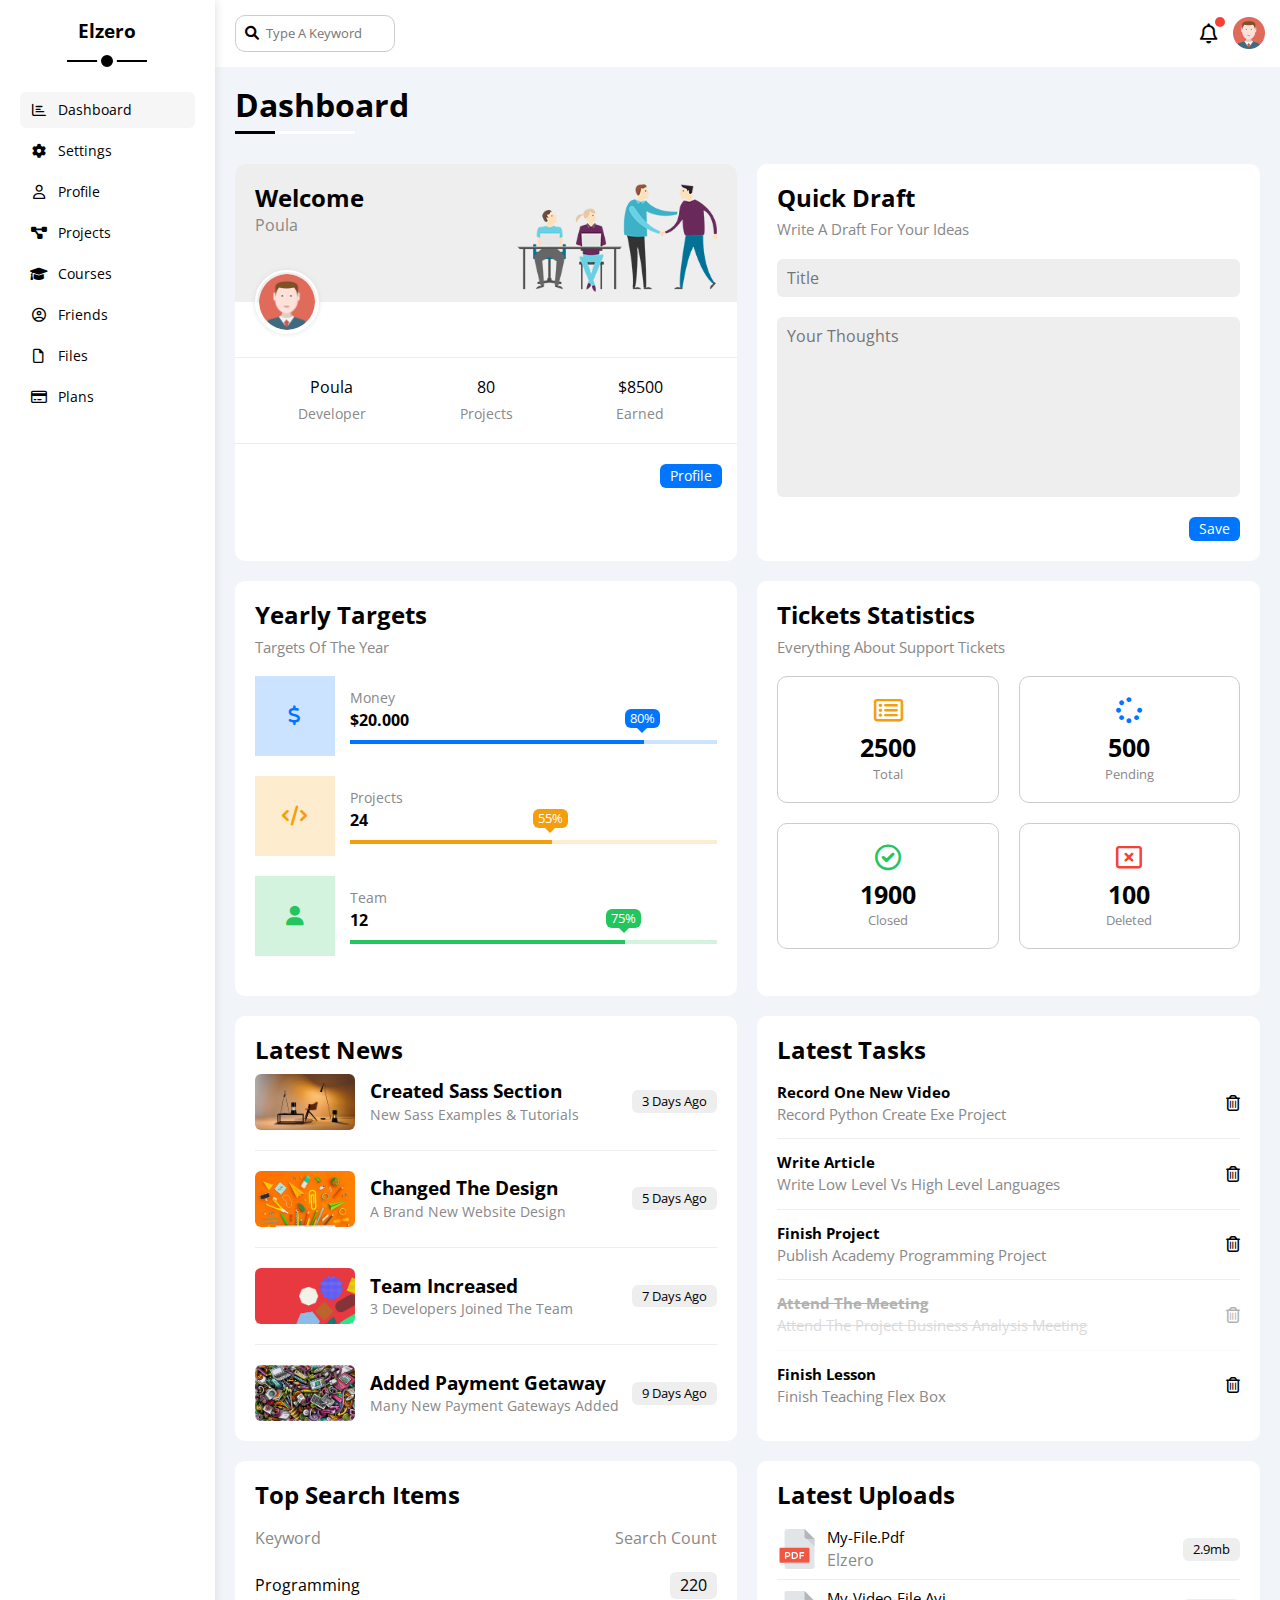
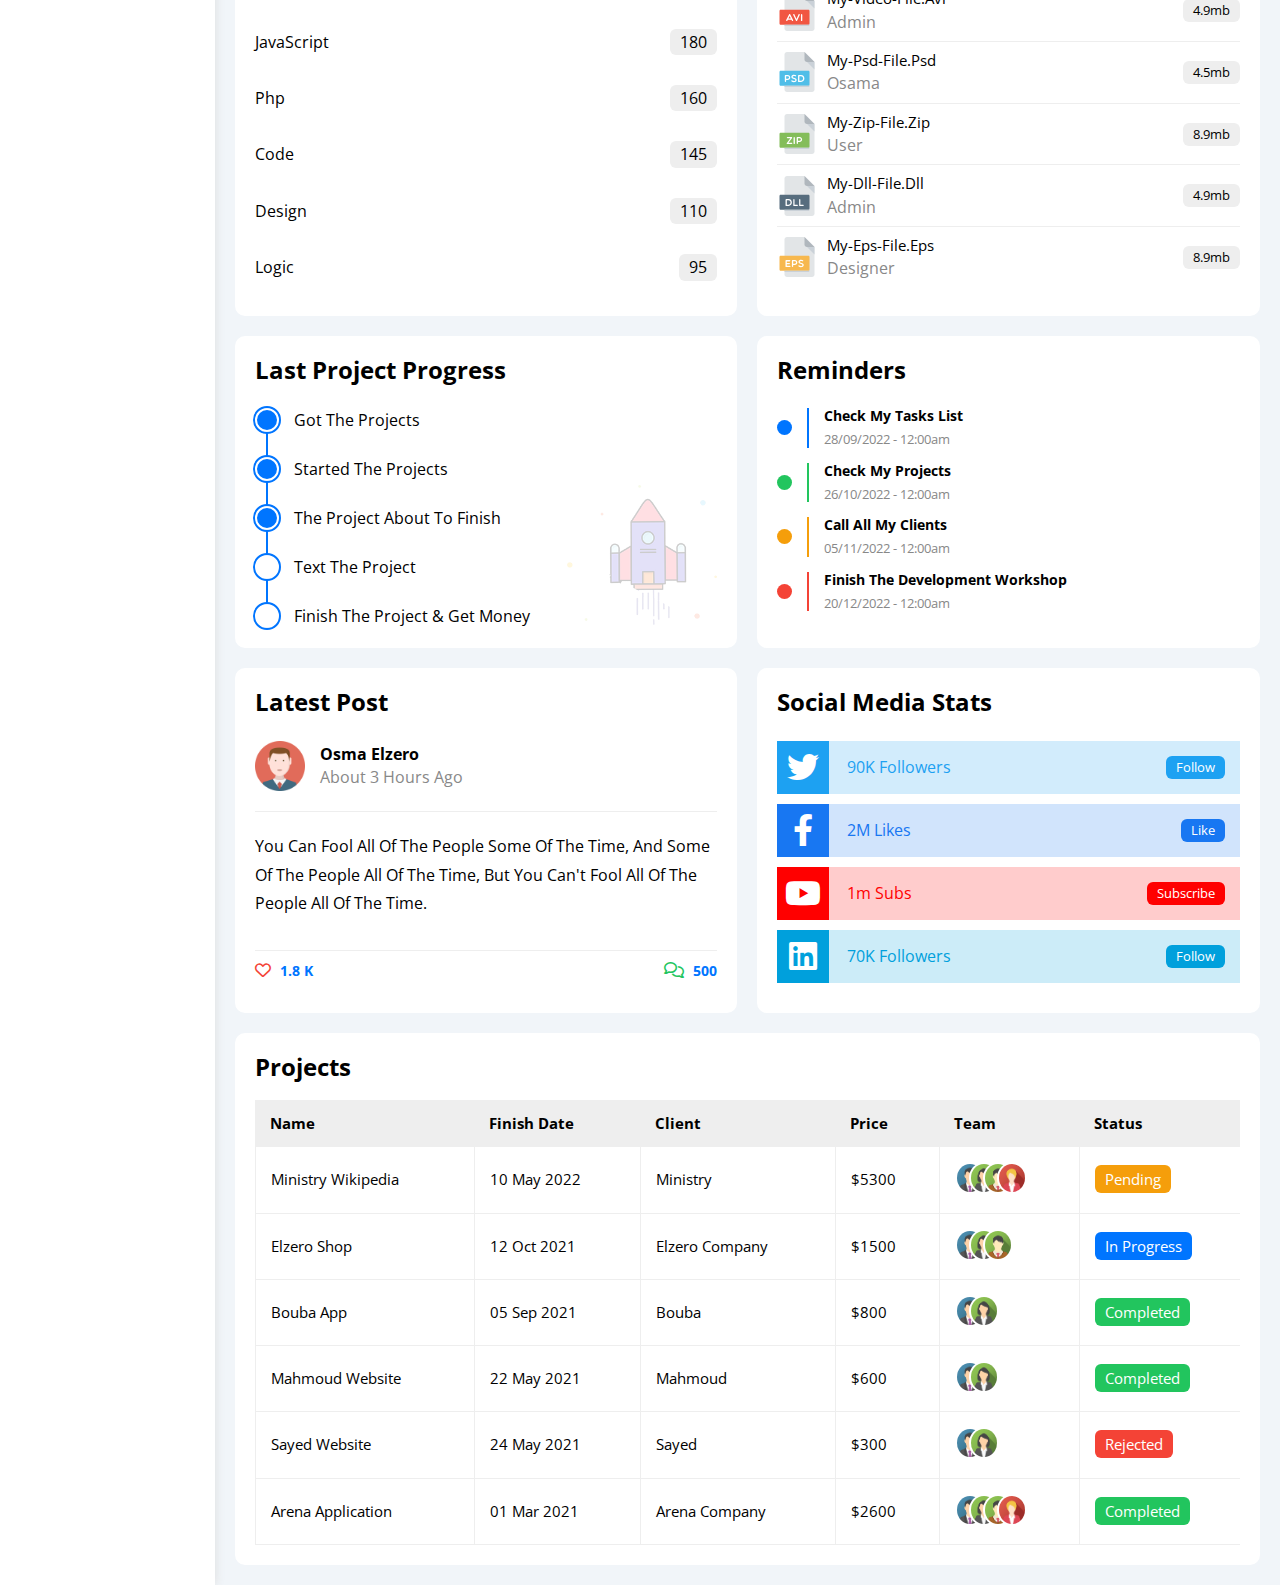
<file: index.html>
<!DOCTYPE html>
<html lang="en">
<head>
    <meta charset="UTF-8">
    <meta http-equiv="X-UA-Compatible" content="IE=edge">
    <meta name="viewport" content="width=device-width, initial-scale=1.0">
    <title>Dashboard</title>
    <link rel="stylesheet" href="css/all.min.css">
    <link rel="stylesheet" href="css/framework.css">
    <link rel="stylesheet" href="css/main.css">
    <link rel="stylesheet" href="css/normalize.css">
    <!-- google fonts open sans -->
    <link rel="preconnect" href="https://fonts.googleapis.com">
    <link rel="preconnect" href="https://fonts.gstatic.com" crossorigin>
    <link href="https://fonts.googleapis.com/css2?family=Cairo:wght@300;400;700&family=Open+Sans:ital,wght@0,300;0,400;0,500;0,700;0,800;1,400&display=swap" rel="stylesheet">
</head>
<body>
    <div class="page d-flex ">
        <div class="sidebar bg-white p-20 p-relative" >
            <h3 class="p-relative txt-c mt-0">Elzero</h3>
            <ul>
                <li>
                    <a class="active d-flex align-center fs-14 c-balck rad-6 p-10 " href="index.html">
                        <i class="fa-regular fa-chart-bar fa-fw"></i>
                        <span>Dashboard</span>
                    </a>
                </li>
                <li>
                    <a class=" d-flex align-center fs-14 c-balck rad-6 p-10 " href="Settings.html">
                        <i class="fa-solid fa-gear fa-fw"></i>
                        <span>Settings</span>
                    </a>
                </li>
                <li>
                    <a class=" d-flex align-center fs-14 c-balck rad-6 p-10 " href="Profile.html">
                        <i class="fa-regular fa-user fa-fw"></i>
                        <span>Profile</span>
                    </a>
                </li>
                <li>
                    <a class=" d-flex align-center fs-14 c-balck rad-6 p-10 " href="Projects.html">
                        <i class="fa-solid fa-diagram-project fa-fw"></i>
                        <span>Projects</span>
                    </a>
                </li>
                <li>
                    <a class=" d-flex align-center fs-14 c-balck rad-6 p-10 " href="Courses.html">
                        <i class="fa-solid fa-graduation-cap fa-fw"></i>
                        <span>Courses</span>
                    </a>
                </li>
                <li>
                    <a class=" d-flex align-center fs-14 c-balck rad-6 p-10 " href="Friends.html">
                        <i class="fa-regular fa-circle-user fa-fw"></i>
                        <span>Friends</span>
                    </a>
                </li>
                <li>
                    <a class=" d-flex align-center fs-14 c-balck rad-6 p-10 " href="Files.html">
                        <i class="fa-regular fa-file fa-fw"></i>
                        <span>Files</span>
                    </a>
                </li>
                <li>
                    <a class=" d-flex align-center fs-14 c-balck rad-6 p-10 " href="Plans.html">
                        <i class="fa-regular fa-credit-card fa-fw"></i>
                        <span>Plans</span>
                    </a>
                </li>
            </ul>
        </div>
        <div class="content w-full">
            <!-- start head -->
            <div class="head bg-white p-15 between-flex">
                <div class="search p-relative">
                   <input type="text" placeholder="Type A Keyword" class="p-10  rad-10 bord-ccc ">
                </div>
                <div class="icons d-flex align-center">
                    <span class="notification p-relative">
                        <i class="fa-regular fa-bell fa-lg"></i>
                    </span>
                    <img src="images/avatar.png"  alt="">
                </div>
            </div>
            <!-- end head -->

            <h1>Dashboard</h1>
            <!-- start wrapper -->
            <div class="wrapper d-grid gap-20 ">
                <!-- start welcome widget -->
                <div class="welcome bg-white rad-10 txt-c-mobile block-mobile">
                    <div class="intro p-20 d-flex space-between bg-eee">
                        <div>
                            <h2 class="m-0">Welcome</h2>
                            <p class="c-grey mt-5">Poula</p>
                        </div>
                        <img class="hide-mobile" src="images/welcome.png" alt="">
                    </div>
                    <img src="images/avatar.png"  class="avatar">
                    <div class="body txt-c d-flex p-20 mt-20 mb-20 block-mobile">
                        <div>Poula <span class="d-block c-grey fs-14 mt-10">Developer</span></div>
                        <div>80 <span class="d-block c-grey fs-14 mt-10">Projects</span></div>
                        <div>$8500 <span class="d-block c-grey fs-14 mt-10">Earned</span></div>
                    </div>
                    <a href="profile.html" class="visit d-block fs-14 c-white bg-blue w-fit d-block btn-shape">Profile</a>
                </div>
                <!-- end welcome widget -->

                <!-- start quick draft widget -->
                <div class="quick-draft bg-white p-20 rad-10">
                    <h2 class="capital-txt mt-0 mb-10 ">quick draft</h2>
                    <p class="capital-txt mt-0 mb-20 c-grey fs-15">write a draft for your ideas</p>
                    <form >
                        <input class="d-block b-none p-10 mb-20 w-full bg-eee rad-6" type="text" placeholder="Title">
                        <textarea class="d-block b-none p-10 mb-20 w-full bg-eee rad-6" placeholder="Your Thoughts"></textarea>
                        <input class="save d-block fs-14 bg-blue c-white b-none w-fit btn-shape" type="submit" value="Save">
                    </form>
                </div>
                <!-- end quick draft widget -->

                <!-- start target -->
                    <div class="target p-20 bg-white rad-10">
                        <h2 class="capital-txt mt-0 mb-10 ">yearly targets</h2>
                        <p class="capital-txt mt-0 mb-20 c-grey fs-15">targets of the year</p>
                        <div class="targets-row mb-20 blue center-flex">    
                            <div class="icon center-flex">
                                <i class="fa-solid fa-dollar-sign fa-lg c-blue"></i>
                            </div>
                            <div class="details">
                                 <span class="capital-txt fs-14 c-grey">money</span>
                                 <span class="d-block mt-5 mb-10 fw-bold">$20.000</span>
                                 <div class="progress p-relative">
                                    <span class="blue bg-blue c-white" style="width: 80%" >
                                        <span class="bg-blue ">80%</span>
                                    </span>
                                 </div>
                            </div>
                        </div>
                        <div class="targets-row mb-20 orange center-flex">    
                            <div class="icon center-flex">
                                <i class="fa-solid fa-code fa-lg c-orange"></i>
                            </div>
                            <div class="details">
                                 <span class="capital-txt fs-14 c-grey">projects</span>
                                 <span class="d-block mt-5 mb-10 fw-bold">24</span>
                                 <div class="progress p-relative">
                                    <span class="orange bg-orange c-white" style="width: 55%" >
                                        <span class="bg-orange ">55%</span>
                                    </span>
                                 </div>
                            </div>
                        </div>
                        <div class="targets-row mb-20 green center-flex">    
                            <div class="icon center-flex">
                                <i class="fa-solid fa-user fa-lg c-green"></i>
                            </div>
                            <div class="details">
                                 <span class="capital-txt fs-14 c-grey">team</span>
                                 <span class="d-block mt-5 mb-10 fw-bold">12</span>
                                 <div class="progress p-relative">
                                    <span class="green bg-green c-white" style="width: 75%" >
                                        <span class="bg-green ">75%</span>
                                    </span>
                                 </div>
                            </div>
                        </div>
                    </div>
                <!-- end target -->

                <!-- start tickets -->
                <div class="tickets p-20 bg-white rad-10">
                    <h2 class="capital-txt mt-0 mb-10 ">tickets statistics</h2>
                    <p class="capital-txt mt-0 mb-20 c-grey fs-15">everything about support tickets</p>
                    <div class="d-flex txt-c gap-20 f-wrap capital-txt">
                        <div class="box p-20 rad-10 fs-13 c-grey">
                            <i class="fa-regular fa-rectangle-list fa-2x mb-10 c-orange "></i>
                            <span class="d-block c-balck fw-bold fs-25 mb-5">2500</span>
                            total
                        </div>
                        <div class="box p-20 rad-10 fs-13 c-grey">
                            <i class="fa-solid fa-spinner fa-2x mb-10 c-blue "></i>
                            <span class="d-block c-balck fw-bold fs-25 mb-5">500</span>
                            pending
                        </div>
                        <div class="box p-20 rad-10 fs-13 c-grey">
                            <i class="fa-regular fa-circle-check fa-2x mb-10 c-green "></i>
                            <span class="d-block c-balck fw-bold fs-25 mb-5">1900</span>
                            closed
                        </div>
                        <div class="box p-20 rad-10 fs-13 c-grey">
                            <i class="fa-regular fa-rectangle-xmark fa-2x mb-10 c-red "></i>
                            <span class="d-block c-balck fw-bold fs-25 mb-5">100</span>
                            deleted
                        </div>
                    </div>
                </div>
                <!-- end tickets -->

                <!-- start Latest News -->
                <div class="latest-news p-20 bg-white rad-10 txt-c-mobile">
                    <h2 class="capital-txt mt-0 mb-10 ">latest news</h2>
                    <div class="news-row d-flex align-center">
                        <img class="mr-15 wid-100 rad-6" src="images/news-01.png" alt="">
                        <div class="info f-grow">
                            <h3 class="capital-txt mb-5 mt-0"> created sass section </h3>
                            <p class="capital-txt m-0 fs-14 c-grey"> new sass examples & tutorials</p>
                        </div>
                        <div class="capital-txt btn-shape bg-eee fs-13 label"> 3 days ago</div>
                    </div>
                    <div class="news-row d-flex align-center">
                        <img class="mr-15 wid-100 rad-6" src="images/news-02.png" alt="">
                        <div class="info f-grow">
                            <h3 class="capital-txt mb-5 mt-0"> changed the design </h3>
                            <p class="capital-txt m-0 fs-14 c-grey"> a brand new website design</p>
                        </div>
                        <div class="capital-txt btn-shape bg-eee fs-13 label"> 5 days ago</div>
                    </div>
                    <div class="news-row d-flex align-center">
                        <img class="mr-15 wid-100 rad-6" src="images/news-03.png" alt="">
                        <div class="info f-grow">
                            <h3 class="capital-txt mb-5 mt-0"> team increased </h3>
                            <p class="capital-txt m-0 fs-14 c-grey">3 developers joined the team</p>
                        </div>
                        <div class="capital-txt btn-shape bg-eee fs-13 label"> 7 days ago</div>
                    </div>
                    <div class="news-row d-flex align-center">
                        <img class="mr-15 wid-100 rad-6" src="images/news-04.png" alt="">
                        <div class="info f-grow">
                            <h3 class="capital-txt mb-5 mt-0 fs">added payment getaway </h3>
                            <p class="capital-txt m-0 fs-14 c-grey">many new payment gateways added</p>
                        </div>
                        <div class="capital-txt btn-shape bg-eee fs-13 label"> 9 days ago</div>
                    </div>
                </div>
                <!-- end Latest News -->

                <!-- start latest task -->
                <div class="latest-task p-20 bg-white rad-10">
                    <h2 class="capital-txt mt-0 mb-20 ">latest tasks</h2>
                    <div class="task-row between-flex bord-botom-eee-15">
                        <div class="info f-grow">
                            <h3 class="capital-txt mb-5 mt-0 fs-15"> record one new video</h3>
                            <p class="capital-txt m-0 fs-15 c-grey">record python create exe project</p>
                        </div>
                        <i class="fa-regular fa-trash-can delete"></i>
                    </div>
                    <div class="task-row between-flex bord-botom-eee-15">
                        <div class="info f-grow">
                            <h3 class="capital-txt mb-5 mt-0 fs-15">Write Article</h3>
                            <p class="capital-txt m-0 fs-15 c-grey">Write Low Level vs High Level Languages</p>
                        </div>
                        <i class="fa-regular fa-trash-can delete"></i>
                    </div>
                    <div class="task-row between-flex bord-botom-eee-15">
                        <div class="info f-grow">
                            <h3 class="capital-txt mb-5 mt-0 fs-15">Finish Project</h3>
                            <p class="capital-txt m-0 fs-15 c-grey">Publish Academy Programming Project</p>
                        </div>
                        <i class="fa-regular fa-trash-can delete"></i>
                    </div>
                    <div class="task-row between-flex bord-botom-eee-15 done">
                        <div class="info f-grow">
                            <h3 class="capital-txt mb-5 mt-0 fs-15">attend the meeting</h3>
                            <p class="capital-txt m-0 fs-15 c-grey">attend the project business analysis meeting</p>
                        </div>
                        <i class="fa-regular fa-trash-can delete"></i>
                    </div>
                    <div class="task-row between-flex">
                        <div class="info f-grow">
                            <h3 class="capital-txt mb-5 mt-0 fs-15">finish lesson</h3>
                            <p class="capital-txt m-0 fs-15 c-grey">finish teaching flex box</p>
                        </div>
                        <i class="fa-regular fa-trash-can delete"></i>
                    </div>
                </div>
                <!-- end latest task -->

                <!-- start search items -->
                <div class="capital-txt search-items p-20 bg-white rad-10">
                    <h2 class=" mt-0 mb-20">top search items</h2>
                    <div class="items-head between-flex c-grey mb-10">
                       <div>keyword</div>
                       <div>search count</div>
                    </div>
                    <div class="items pt-15 pb-15 between-flex">
                        <span>programming</span> 
                        <span class=" btn-shape bg-eee">220</span> 
                    </div>
                    <div class="items pt-15 pb-15 between-flex">
                        <span>javaScript</span> 
                        <span class=" btn-shape bg-eee">180</span> 
                    </div>
                    <div class="items pt-15 pb-15 between-flex">
                        <span>php</span> 
                        <span class=" btn-shape bg-eee">160</span> 
                    </div>
                    <div class="items pt-15 pb-15 between-flex">
                        <span>code</span> 
                        <span class=" btn-shape bg-eee">145</span> 
                    </div>
                    <div class="items pt-15 pb-15 between-flex">
                        <span>design</span> 
                        <span class=" btn-shape bg-eee">110</span> 
                    </div>
                    <div class="items pt-15 pb-15 between-flex">
                        <span>logic</span> 
                        <span class=" btn-shape bg-eee">95</span> 
                    </div>
                </div>
                <!-- end search items -->

                <!-- start latest upload -->
                <div class="latest-upload capital-txt p-20 bg-white rad-10">
                    <h2 class=" mt-0 mb-20">latest uploads</h2>
                    <div class="upload-row between-flex bord-botom-eee-10">
                        <img class="mr-10 wid-40 " src="images/pdf.svg" alt="">
                        <div class="info f-grow m-0 ">
                            <span class="d-block mt-0 mb-5 fs-15">my-file.pdf</span>
                            <span class="c-grey">elzero</span>
                        </div>
                        <div class="btn-shape bg-eee fs-13">2.9mb</div>
                    </div>
                    <div class="upload-row between-flex bord-botom-eee-10">
                        <img class="mr-10 wid-40 " src="images/avi.svg" alt="">
                        <div class="info f-grow m-0 ">
                            <span class="d-block mt-0 mb-5 fs-15">my-video-file.avi</span>
                            <span class="c-grey">admin</span>
                        </div>
                        <div class="btn-shape bg-eee fs-13">4.9mb</div>
                    </div>
                    <div class="upload-row between-flex bord-botom-eee-10">
                        <img class="mr-10 wid-40 " src="images/psd.svg" alt="">
                        <div class="info f-grow m-0 ">
                            <span class="d-block mt-0 mb-5 fs-15">my-psd-file.psd</span>
                            <span class="c-grey">osama</span>
                        </div>
                        <div class="btn-shape bg-eee fs-13">4.5mb</div>
                    </div>
                    <div class="upload-row between-flex bord-botom-eee-10">
                        <img class="mr-10 wid-40 " src="images/zip.svg" alt="">
                        <div class="info f-grow m-0 ">
                            <span class="d-block mt-0 mb-5 fs-15">my-zip-file.zip</span>
                            <span class="c-grey">user</span>
                        </div>
                        <div class="btn-shape bg-eee fs-13">8.9mb</div>
                    </div>
                    <div class="upload-row between-flex bord-botom-eee-10">
                        <img class="mr-10 wid-40 " src="images/dll.svg" alt="">
                        <div class="info f-grow m-0 ">
                            <span class="d-block mt-0 mb-5 fs-15">my-dll-file.dll</span>
                            <span class="c-grey">admin</span>
                        </div>
                        <div class="btn-shape bg-eee fs-13">4.9mb</div>
                    </div>
                    <div class="upload-row between-flex ">
                        <img class="mr-10 wid-40 " src="images/eps.svg" alt="">
                        <div class="info f-grow m-0 ">
                            <span class="d-block mt-0 mb-5 fs-15">my-eps-file.eps</span>
                            <span class="c-grey">designer</span>
                        </div>
                        <div class="btn-shape bg-eee fs-13">8.9mb</div>
                    </div>
                </div>
                <!-- end latest upload -->

                <!-- start last project progresss -->
                <div class="last-project capital-txt bg-white p-20 rad-10 p-relative">
                    <h2 class=" mt-0 mb-20">last project progress</h2>
                    <ul class="m-0 p-relative">
                        <li class="mt-25 d-flex align-center done">got the projects</li>
                        <li class="mt-25 d-flex align-center done">started the projects </li>
                        <li class="mt-25 d-flex align-center done">the project about to finish</li>
                        <li class="mt-25 d-flex align-center current">text the project</li>
                        <li class="mt-25 d-flex align-center ">finish the project & get money</li>
                    </ul>
                    <img  class="wid-150 hide-mobile" src="images/project.png" alt="">
                </div>
                <!-- end last project progresss -->

                <!-- start reminders -->
                <div class="reminders bg-white p-20 rad-10 capital-txt">
                    <h2 class="mt-0 mb-25">reminders</h2>
                    <ul class="m-0"> 
                        <li class="d-flex align-center mt-15">
                            <span class="key bg-blue mr-15 d-block rad-half"></span>
                            <div class="pl-15 blue">
                                <p class="fs-14 fw-bold mt-0 mb-5">check my tasks list</p>
                                <span class="fs-13 c-grey">28/09/2022 - 12:00am</span>
                            </div>
                        </li>
                        <li class="d-flex align-center mt-15">
                            <span class="key bg-green mr-15 d-block rad-half"></span>
                            <div class="pl-15 green">
                                <p class="fs-14 fw-bold mt-0 mb-5">Check My Projects</p>
                                <span class="fs-13 c-grey">26/10/2022 - 12:00am</span>
                            </div>
                        </li>
                        <li class="d-flex align-center mt-15">
                            <span class="key bg-orange mr-15 d-block rad-half"></span>
                            <div class="pl-15 orange">
                                <p class="fs-14 fw-bold mt-0 mb-5">Call All My Clients</p>
                                <span class="fs-13 c-grey">05/11/2022 - 12:00am</span>
                            </div>
                        </li>
                        <li class="d-flex align-center mt-15">
                            <span class="key bg-red mr-15 d-block rad-half"></span>
                            <div class="pl-15 red">
                                <p class="fs-14 fw-bold mt-0 mb-5">Finish The Development Workshop</p>
                                <span class="fs-13 c-grey">20/12/2022 - 12:00am</span>
                            </div>
                        </li>
                    </ul>
                </div>
                <!-- end reminders -->

                <!-- start latest post -->
                <div class="latest-post bg-white p-20 rad-10 capital-txt">
                    <h2 class="mt-0 mb-25">latest post</h2>
                    <div class="info d-flex align-center">
                        <img class="wid-50 h-50 mr-15" src="images/avatar.png" alt="">
                        <div>
                            <div class="d-block fw-bold mb-5">osma elzero</div>
                            <div class="c-grey">about 3 hours ago</div>
                        </div>
                    </div>
                    <div class="text bord-botom-eee-10 bord-top-eee pt-20 pb-20 mt-20 mb-20 txt-c-mobile">
                        you can fool all of the people some of the time, and some of the people all of the time, 
                        but you can't fool all of the people all of the time.
                    </div>
                    <div class="icons between-flex">
                        <div>
                            <i class="fa-regular fa-heart c-red"></i>
                            <span class="ml-5 fs-14 fw-bold c-blue">1.8 K</span>
                        </div>
                        <div>
                            <i class="fa-regular fa-comments c-green"></i>
                            <span class="ml-5 fs-14 fw-bold c-blue">500</span>
                        </div>
                    </div>
                </div>
                <!-- end latest post -->

                <!-- start social media -->
                <div class="social-media p-20 bg-white rad-10 p-relative capital-txt">
                    <h2 class="mt-0 mb-25">social media stats</h2>
                    <div class="box p-15 p-relative mb-10 between-flex twitter">
                        <i class="fa-brands fa-twitter fa-2x c-white h-full center-flex"></i>
                        <span>90K followers </span>
                        <a class="fs-13 c-white btn-shape" href="https://www.twitter.com " target="_blank">follow</a>
                    </div>
                    <div class="box p-15 p-relative mb-10 between-flex facebook">
                        <i class="fa-brands fa-facebook-f fa-2x c-white h-full center-flex"></i>
                        <span>2M likes</span>
                        <a class="fs-13 c-white btn-shape" href="https://www.facebook.com " target="_blank">like</a>
                    </div>
                    <div class="box p-15 p-relative mb-10 between-flex youtube">
                        <i class="fa-brands fa-youtube fa-2x c-white h-full center-flex"></i>
                        <span>1m subs</span>
                        <a class="fs-13 c-white btn-shape" href="https://www.youtube.com " target="_blank">subscribe</a>
                    </div>
                    <div class="box p-15 p-relative mb-10 between-flex linkedin">
                        <i class="fa-brands fa-linkedin fa-2x c-white h-full center-flex"></i>
                        <span>70K followers </span>
                        <a class="fs-13 c-white btn-shape" href="https://www.linkedin.com  " target="_blank">follow</a>
                    </div>
                </div>
                <!-- end social media -->

            </div>
            <!-- end wrapper -->

            <!-- start projects table -->
            <div class="projects bg-white p-20 rad-10 m-20 capital-txt">
                <h2 class="mb-20 m-0">projects</h2>
                <div class="responsive-table">
                    <table class="fs-15 w-full">
                        <thead>
                            <tr>
                                <td>name</td>
                                <td>finish date</td>
                                <td>client</td>
                                <td>price</td>
                                <td>team</td>
                                <td>status</td>
                            </tr>
                        </thead>
                        <tbody>
                            <tr>
                                <td>Ministry Wikipedia</td>
                                <td>10 May 2022</td>
                                <td>Ministry</td>
                                <td>$5300</td>
                                <td>
                                    <img class="wid-30  rad-half" src="images/team-01.png" alt="">
                                    <img class="wid-30 rad-half" src="images/team-02.png" alt="">
                                    <img class="wid-30 rad-half" src="images/team-03.png" alt="">
                                    <img class="wid-30 rad-half" src="images/team-04.png" alt="">
                                </td>
                                <td>
                                    <span class="lanel bg-orange c-white btn-shape">Pending</span>
                                </td>
                            </tr>
                            <tr>
                                <td>Elzero Shop</td>
                                <td>12 Oct 2021</td>
                                <td>Elzero Company</td>
                                <td>$1500</td>
                                <td>
                                    <img class="wid-30 rad-half" src="images/team-01.png" alt="">
                                    <img class="wid-30 rad-half" src="images/team-02.png" alt="">
                                    <img class="wid-30 rad-half" src="images/team-03.png" alt="">
                                </td>
                                <td>
                                    <span class="lanel bg-blue c-white btn-shape">in progress</span>
                                </td>
                            </tr>
                            <tr>
                                <td>Bouba App</td>
                                <td>05 Sep 2021</td>
                                <td>Bouba</td>
                                <td>$800</td>
                                <td>
                                    <img class="wid-30 rad-half" src="images/team-01.png" alt="">
                                    <img class="wid-30 rad-half" src="images/team-02.png" alt=""> 
                                </td>
                                <td>
                                    <span class="lanel bg-green c-white btn-shape">completed</span>
                                </td>
                            </tr>
                            <tr>
                                <td>Mahmoud Website</td>
                                <td>22 May 2021</td>
                                <td>Mahmoud</td>
                                <td>$600</td>
                                <td>
                                    <img class="wid-30 rad-half" src="images/team-01.png" alt="">
                                    <img class="wid-30 rad-half" src="images/team-02.png" alt=""> 
                                </td>
                                <td>
                                    <span class="lanel bg-green c-white btn-shape">completed</span>
                                </td>
                            </tr>
                            <tr>
                                <td>Sayed Website</td>
                                <td>24 May 2021</td>
                                <td>Sayed</td>
                                <td>$300</td>
                                <td>
                                    <img class="wid-30 rad-half" src="images/team-01.png" alt="">
                                    <img class="wid-30 rad-half" src="images/team-02.png" alt=""> 
                                </td>
                                <td>
                                    <span class="lanel bg-red c-white btn-shape">rejected</span>
                                </td>
                            </tr>
                            <tr>
                                <td>Arena Application</td>
                                <td>01 Mar 2021</td>
                                <td>Arena Company</td>
                                <td>$2600</td>
                                <td>
                                    <img class="wid-30 rad-half" src="images/team-01.png" alt="">
                                    <img class="wid-30 rad-half" src="images/team-02.png" alt=""> 
                                    <img class="wid-30 rad-half" src="images/team-03.png" alt=""> 
                                    <img class="wid-30 rad-half" src="images/team-04.png" alt=""> 
                                </td>
                                <td>
                                    <span class="lanel bg-green c-white btn-shape">completed</span>
                                </td>
                            </tr>
                        </tbody>
                    </table>
                </div>
            </div>
            <!-- end projects table -->
        </div>
    </div>
</body>
</html>
</file>
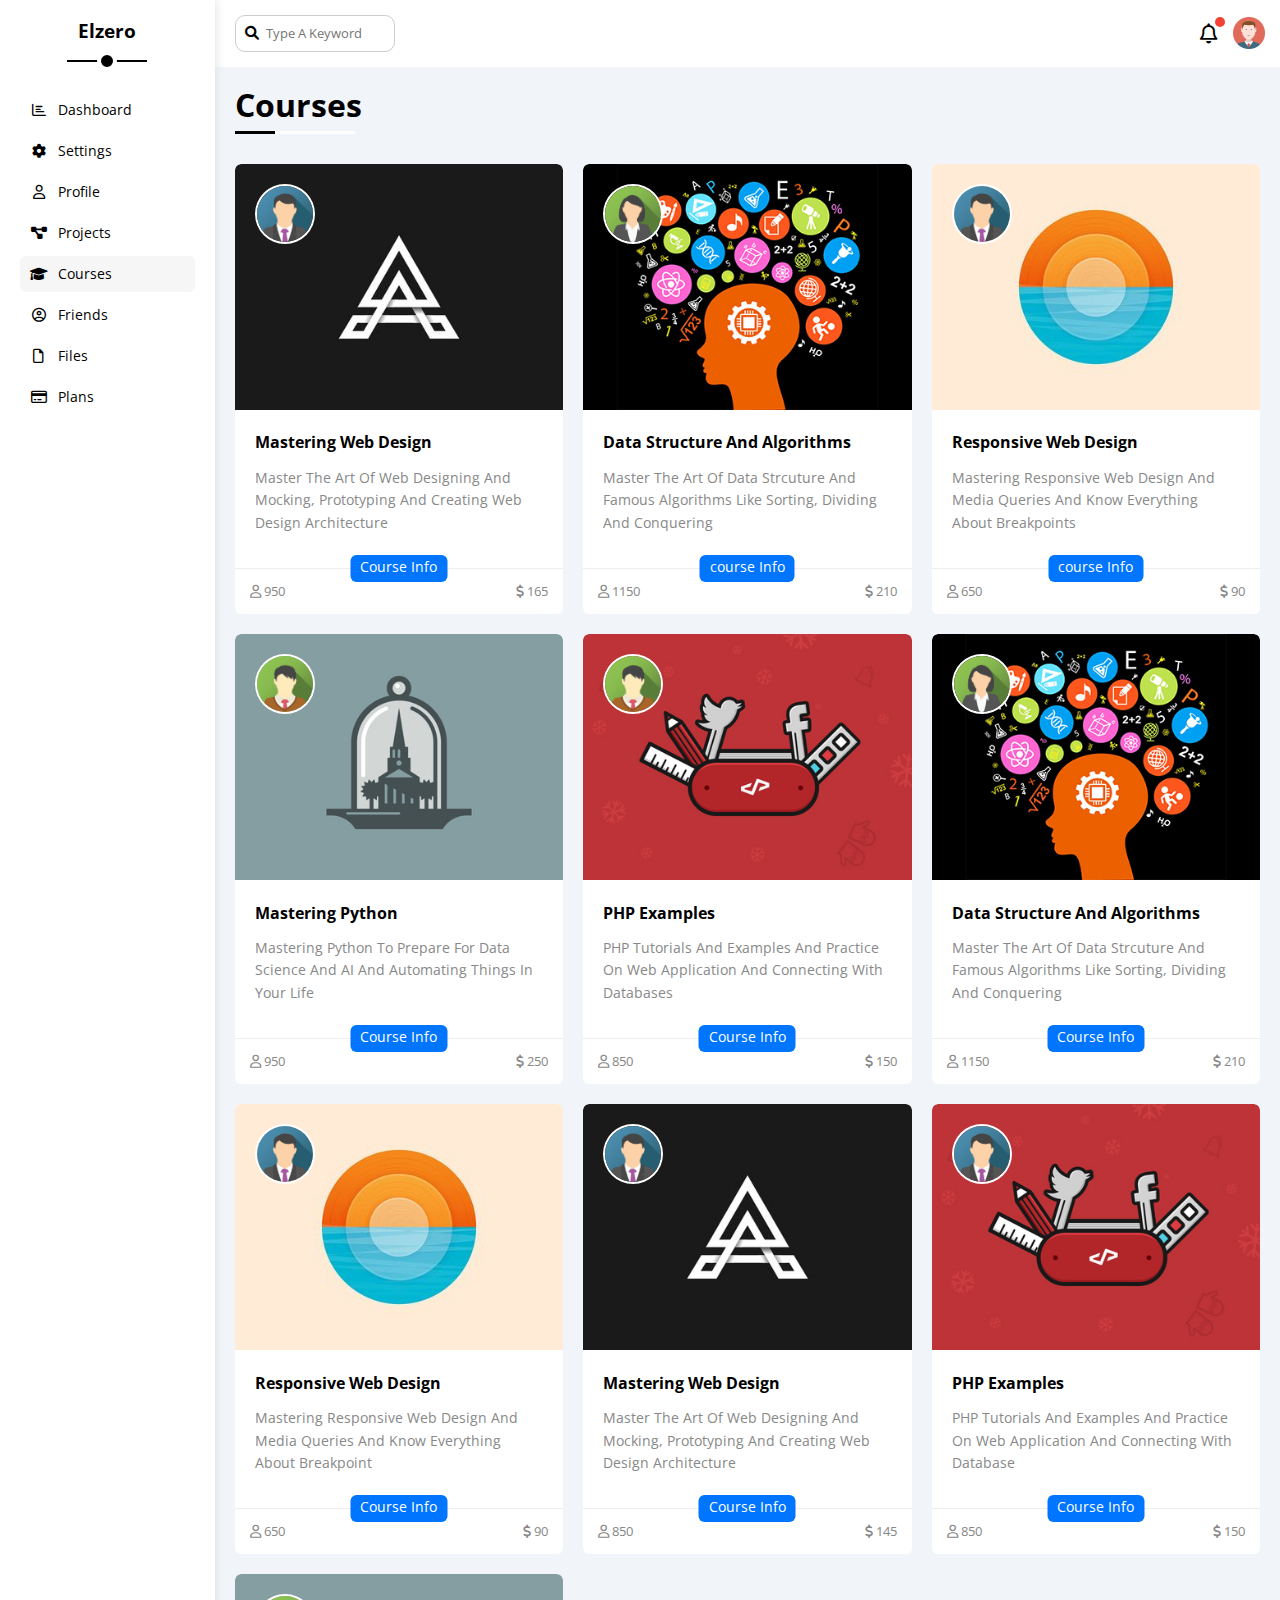
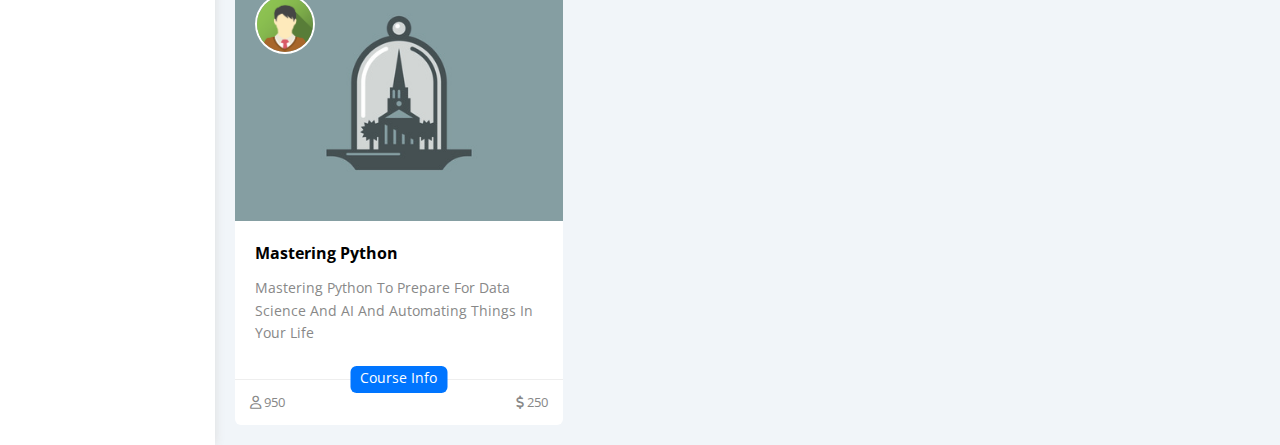
<file: Courses.html>
<!DOCTYPE html>
<html lang="en">
<head>
    <meta charset="UTF-8">
    <meta http-equiv="X-UA-Compatible" content="IE=edge">
    <meta name="viewport" content="width=device-width, initial-scale=1.0">
    <title>Courses</title>
    <link rel="stylesheet" href="css/all.min.css">
    <link rel="stylesheet" href="css/framework.css">
    <link rel="stylesheet" href="css/main.css">
    <link rel="stylesheet" href="css/normalize.css">
    <!-- google fonts open sans -->
    <link rel="preconnect" href="https://fonts.googleapis.com">
    <link rel="preconnect" href="https://fonts.gstatic.com" crossorigin>
    <link href="https://fonts.googleapis.com/css2?family=Cairo:wght@300;400;700&family=Open+Sans:ital,wght@0,300;0,400;0,500;0,700;0,800;1,400&display=swap" rel="stylesheet">
</head>
<body>
    <div class="page d-flex ">
        <div class="sidebar bg-white p-20 p-relative" >
            <h3 class="p-relative txt-c mt-0">Elzero</h3>
            <ul>
                <li>
                    <a class=" d-flex align-center fs-14 c-balck rad-6 p-10 " href="index.html">
                        <i class="fa-regular fa-chart-bar fa-fw"></i>
                        <span>Dashboard</span>
                    </a>
                </li>
                <li>
                    <a class=" d-flex align-center fs-14 c-balck rad-6 p-10 " href="Settings.html">
                        <i class="fa-solid fa-gear fa-fw"></i>
                        <span>Settings</span>
                    </a>
                </li>
                <li>
                    <a class=" d-flex align-center fs-14 c-balck rad-6 p-10 " href="Profile.html">
                        <i class="fa-regular fa-user fa-fw"></i>
                        <span>Profile</span>
                    </a>
                </li>
                <li>
                    <a class=" d-flex align-center fs-14 c-balck rad-6 p-10 " href="Projects.html">
                        <i class="fa-solid fa-diagram-project fa-fw"></i>
                        <span>Projects</span>
                    </a>
                </li>
                <li>
                    <a class="active d-flex align-center fs-14 c-balck rad-6 p-10 " href="Courses.html">
                        <i class="fa-solid fa-graduation-cap fa-fw"></i>
                        <span>Courses</span>
                    </a>
                </li>
                <li>
                    <a class=" d-flex align-center fs-14 c-balck rad-6 p-10 " href="Friends.html">
                        <i class="fa-regular fa-circle-user fa-fw"></i>
                        <span>Friends</span>
                    </a>
                </li>
                <li>
                    <a class=" d-flex align-center fs-14 c-balck rad-6 p-10 " href="Files.html">
                        <i class="fa-regular fa-file fa-fw"></i>
                        <span>Files</span>
                    </a>
                </li>
                <li>
                    <a class=" d-flex align-center fs-14 c-balck rad-6 p-10 " href="Plans.html">
                        <i class="fa-regular fa-credit-card fa-fw"></i>
                        <span>Plans</span>
                    </a>
                </li>
            </ul>
        </div>
        <div class="content w-full">
            <!-- start head -->
            <div class="head bg-white p-15 between-flex">
                <div class="search p-relative">
                   <input type="text" placeholder="Type A Keyword" class="p-10  rad-10 bord-ccc ">
                </div>
                <div class="icons d-flex align-center">
                    <span class="notification p-relative">
                        <i class="fa-regular fa-bell fa-lg"></i>
                    </span>
                    <img src="images/avatar.png"  alt="">
                </div>
            </div>
            <!-- end head -->
            <h1 class="p-relative">Courses</h1>
            <div class="courses-page d-grid-g20-300 m-20 d-grid-mobile-200 capital-txt">
                <div class="course bg-white rad-6 p-relative">
                    <img src="images/course-01.jpg" alt="" class="cover">
                    <img src="images/team-01.png" alt="" class="instructor wid-60 rad-half">
                    <div class="course-description p-20 bord-botom-eee p-relative">
                        <h4 class="m-0">Mastering Web Design</h4>
                        <p class="description mt-15 fs-14 c-grey">Master The Art Of Web Designing And Mocking, 
                            Prototyping And Creating Web Design Architecture
                        </p>
                        <span class="btn-shape c-white bg-blue fs-14">course info</span>
                    </div>
                    <div class="course-info between-flex p-15 fs-13">
                        <span class="c-grey">
                            <i class="fa-regular fa-user"></i>
                            950
                        </span>
                        <span class="c-grey">
                            <i class="fa-solid fa-dollar-sign"></i>
                            165
                        </span>
                    </div>
                </div>
                <div class="course bg-white rad-6 p-relative">
                    <img src="images/course-02.jpg" alt="" class="cover">
                    <img src="images/team-02.png" alt="" class="instructor wid-60 rad-half">
                    <div class="course-description p-20 bord-botom-eee p-relative">
                        <h4 class="m-0">Data Structure And Algorithms</h4>
                        <p class="description mt-15 fs-14 c-grey">Master The Art Of Data Strcuture And Famous Algorithms Like Sorting, Dividing And Conquering</p>
                        <span class="btn-shape c-white bg-blue fs-14">course info</span>
                    </div>
                    <div class="course-info between-flex p-15 fs-13">
                        <span class="c-grey">
                            <i class="fa-regular fa-user"></i>
                            1150
                        </span>
                        <span class="c-grey">
                            <i class="fa-solid fa-dollar-sign"></i>
                            210
                        </span>
                    </div>
                </div>
                <div class="course bg-white rad-6 p-relative">
                    <img src="images/course-03.jpg" alt="" class="cover">
                    <img src="images/team-01.png" alt="" class="instructor wid-60 rad-half">
                    <div class="course-description p-20 bord-botom-eee p-relative">
                        <h4 class="m-0">Responsive Web Design</h4>
                        <p class="description mt-15 fs-14 c-grey">Mastering Responsive Web Design And Media Queries And Know Everything About Breakpoints</p>
                        <span class="btn-shape c-white bg-blue fs-14">course info</span>
                    </div>
                    <div class="course-info between-flex p-15 fs-13">
                        <span class="c-grey">
                            <i class="fa-regular fa-user"></i>
                            650
                        </span>
                        <span class="c-grey">
                            <i class="fa-solid fa-dollar-sign"></i>
                            90
                        </span>
                    </div>
                </div>
                <div class="course bg-white rad-6 p-relative">
                    <img src="images/course-04.jpg" alt="" class="cover">
                    <img src="images/team-03.png" alt="" class="instructor wid-60 rad-half">
                    <div class="course-description p-20 bord-botom-eee p-relative">
                        <h4 class="m-0">Mastering Python</h4>
                        <p class="description mt-15 fs-14 c-grey">Mastering Python To Prepare For Data Science And AI And Automating Things in Your Life
                        </p>
                        <span class="btn-shape c-white bg-blue fs-14">course info</span>
                    </div>
                    <div class="course-info between-flex p-15 fs-13">
                        <span class="c-grey">
                            <i class="fa-regular fa-user"></i>
                            950
                        </span>
                        <span class="c-grey">
                            <i class="fa-solid fa-dollar-sign"></i>
                            250
                        </span>
                    </div>
                </div>
                <div class="course bg-white rad-6 p-relative">
                    <img src="images/course-05.jpg" alt="" class="cover">
                    <img src="images/team-03.png" alt="" class="instructor wid-60 rad-half">
                    <div class="course-description p-20 bord-botom-eee p-relative">
                        <h4 class="m-0">PHP Examples</h4>
                        <p class="description mt-15 fs-14 c-grey">PHP Tutorials And Examples And Practice On Web Application And Connecting With Databases
                        </p>
                        <span class="btn-shape c-white bg-blue fs-14">course info</span>
                    </div>
                    <div class="course-info between-flex p-15 fs-13">
                        <span class="c-grey">
                            <i class="fa-regular fa-user"></i>
                            850
                        </span>
                        <span class="c-grey">
                            <i class="fa-solid fa-dollar-sign"></i>
                            150
                        </span>
                    </div>
                </div>
                <div class="course bg-white rad-6 p-relative">
                    <img src="images/course-02.jpg" alt="" class="cover">
                    <img src="images/team-02.png" alt="" class="instructor wid-60 rad-half">
                    <div class="course-description p-20 bord-botom-eee p-relative">
                        <h4 class="m-0">Data Structure And Algorithms</h4>
                        <p class="description mt-15 fs-14 c-grey">Master The Art Of Data Strcuture And Famous Algorithms Like Sorting, Dividing And Conquering
                        </p>
                        <span class="btn-shape c-white bg-blue fs-14">course info</span>
                    </div>
                    <div class="course-info between-flex p-15 fs-13">
                        <span class="c-grey">
                            <i class="fa-regular fa-user"></i>
                            1150
                        </span>
                        <span class="c-grey">
                            <i class="fa-solid fa-dollar-sign"></i>
                            210
                        </span>
                    </div>
                </div>
                <div class="course bg-white rad-6 p-relative">
                    <img src="images/course-03.jpg  " alt="" class="cover">
                    <img src="images/team-01.png" alt="" class="instructor wid-60 rad-half">
                    <div class="course-description p-20 bord-botom-eee p-relative">
                        <h4 class="m-0">Responsive Web Design</h4>
                        <p class="description mt-15 fs-14 c-grey">Mastering Responsive Web Design And Media Queries And Know Everything About Breakpoint
                        </p>
                        <span class="btn-shape c-white bg-blue fs-14">course info</span>
                    </div>
                    <div class="course-info between-flex p-15 fs-13">
                        <span class="c-grey">
                            <i class="fa-regular fa-user"></i>
                            650
                        </span>
                        <span class="c-grey">
                            <i class="fa-solid fa-dollar-sign"></i>
                            90
                        </span>
                    </div>
                </div>
                <div class="course bg-white rad-6 p-relative">
                    <img src="images/course-01.jpg" alt="" class="cover">
                    <img src="images/team-01.png" alt="" class="instructor wid-60 rad-half">
                    <div class="course-description p-20 bord-botom-eee p-relative">
                        <h4 class="m-0">Mastering Web Design</h4>
                        <p class="description mt-15 fs-14 c-grey">Master The Art Of Web Designing And Mocking, 
                            Prototyping And Creating Web Design Architecture
                        </p>
                        <span class="btn-shape c-white bg-blue fs-14">course info</span>
                    </div>
                    <div class="course-info between-flex p-15 fs-13">
                        <span class="c-grey">
                            <i class="fa-regular fa-user"></i>
                            850
                        </span>
                        <span class="c-grey">
                            <i class="fa-solid fa-dollar-sign"></i>
                            145
                        </span>
                    </div>
                </div>
                <div class="course bg-white rad-6 p-relative">
                    <img src="images/course-05.jpg" alt="" class="cover">
                    <img src="images/team-01.png" alt="" class="instructor wid-60 rad-half">
                    <div class="course-description p-20 bord-botom-eee p-relative">
                        <h4 class="m-0">PHP Examples</h4>
                        <p class="description mt-15 fs-14 c-grey">PHP Tutorials And Examples And Practice On Web Application And Connecting With Database
                        </p>
                        <span class="btn-shape c-white bg-blue fs-14">course info</span>
                    </div>
                    <div class="course-info between-flex p-15 fs-13">
                        <span class="c-grey">
                            <i class="fa-regular fa-user"></i>
                            850
                        </span>
                        <span class="c-grey">
                            <i class="fa-solid fa-dollar-sign"></i>
                            150
                        </span>
                    </div>
                </div>
                <div class="course bg-white rad-6 p-relative">
                    <img src="images/course-04.jpg" alt="" class="cover">
                    <img src="images/team-03.png" alt="" class="instructor wid-60 rad-half">
                    <div class="course-description p-20 bord-botom-eee p-relative">
                        <h4 class="m-0">Mastering Python</h4>
                        <p class="description mt-15 fs-14 c-grey">Mastering Python To Prepare For Data Science And AI And Automating Things in Your Life
                        </p>
                        <span class="btn-shape c-white bg-blue fs-14">course info</span>
                    </div>
                    <div class="course-info between-flex p-15 fs-13">
                        <span class="c-grey">
                            <i class="fa-regular fa-user"></i>
                            950
                        </span>
                        <span class="c-grey">
                            <i class="fa-solid fa-dollar-sign"></i>
                            250
                        </span>
                    </div>
                </div>
            </div>
        </div>
    </div>
</body>
</html>
</file>
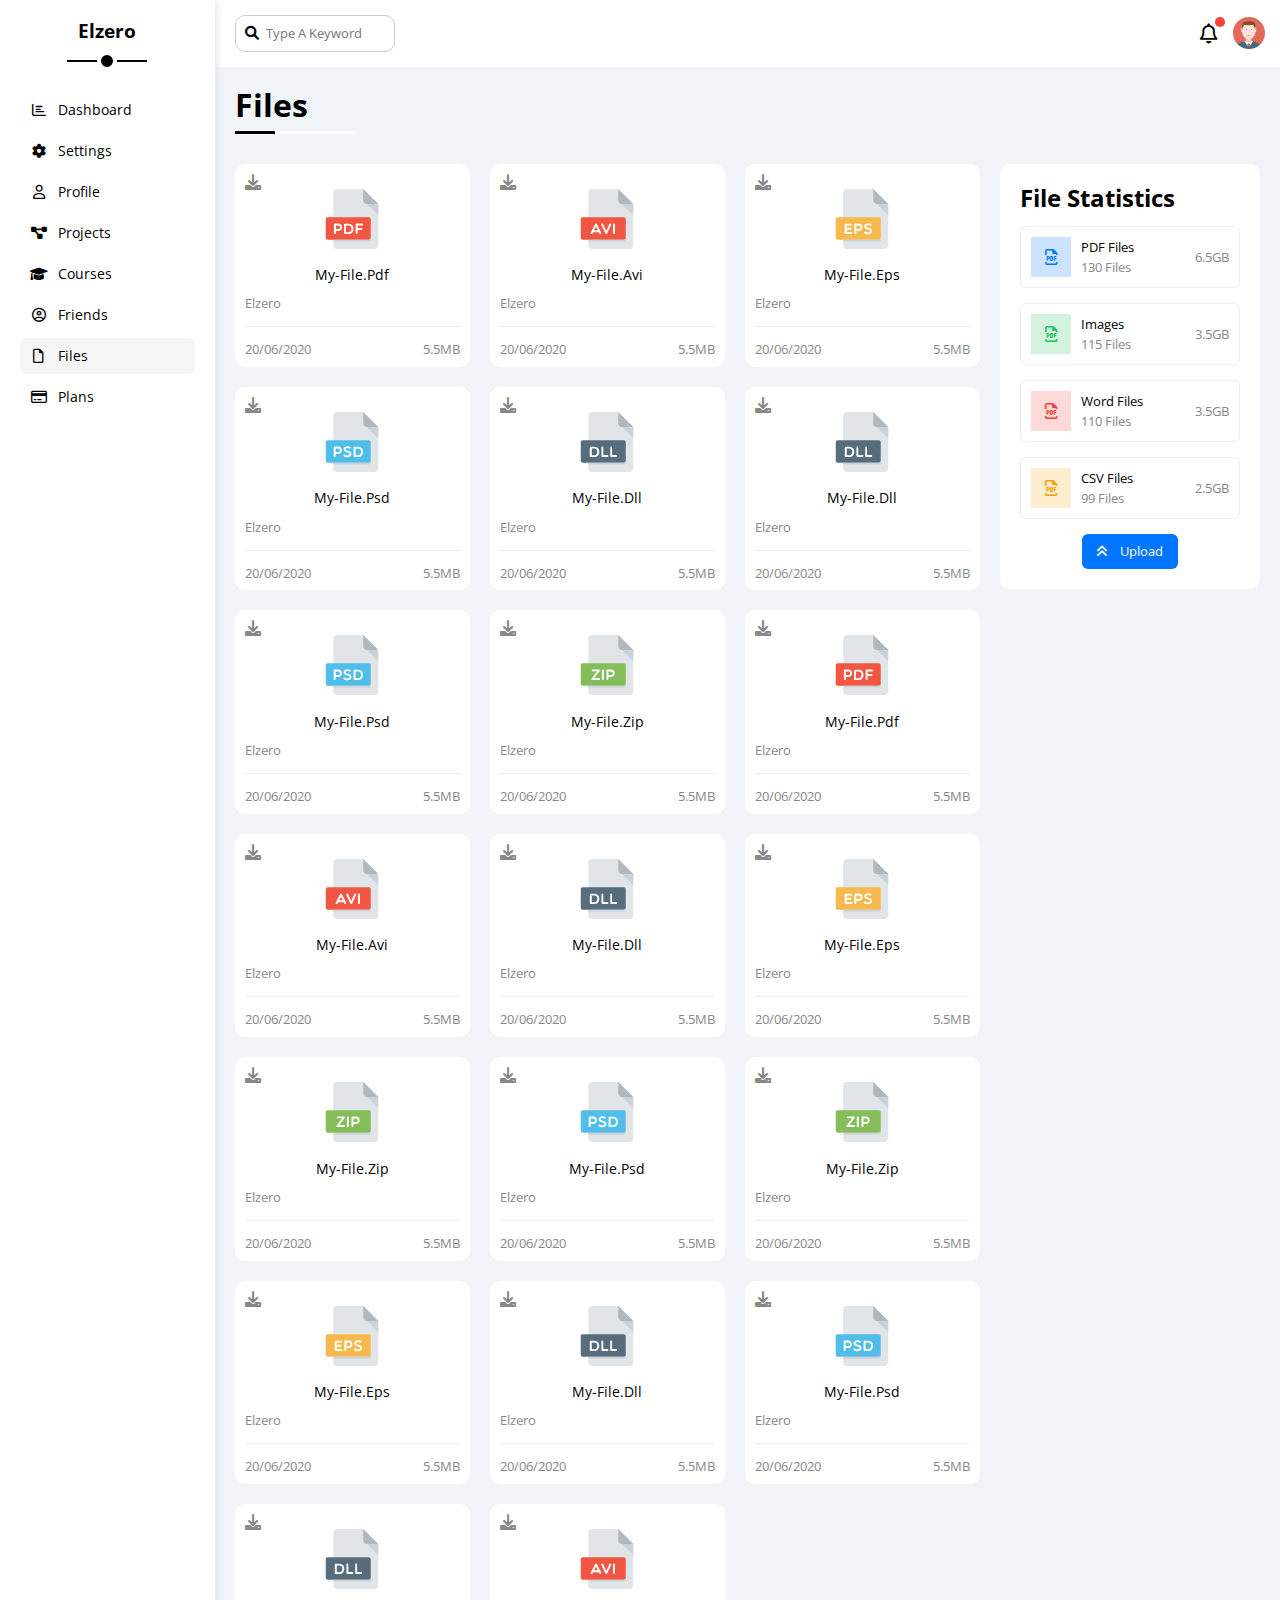
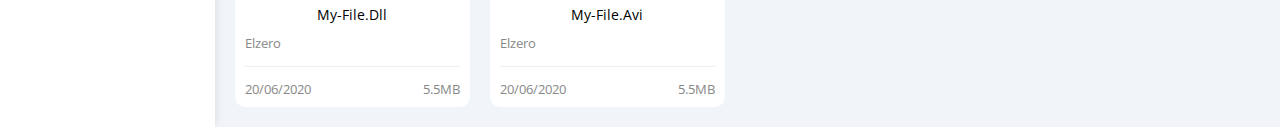
<file: Files.html>
<!DOCTYPE html>
<html lang="en">
<head>
    <meta charset="UTF-8">
    <meta http-equiv="X-UA-Compatible" content="IE=edge">
    <meta name="viewport" content="width=device-width, initial-scale=1.0">
    <title>Files</title>
    <link rel="stylesheet" href="css/all.min.css">
    <link rel="stylesheet" href="css/framework.css">
    <link rel="stylesheet" href="css/main.css">
    <link rel="stylesheet" href="css/normalize.css">
    <!-- google fonts open sans -->
    <link rel="preconnect" href="https://fonts.googleapis.com">
    <link rel="preconnect" href="https://fonts.gstatic.com" crossorigin>
    <link href="https://fonts.googleapis.com/css2?family=Cairo:wght@300;400;700&family=Open+Sans:ital,wght@0,300;0,400;0,500;0,700;0,800;1,400&display=swap" rel="stylesheet">
</head>
<body>
    <div class="page d-flex ">
        <div class="sidebar bg-white p-20 p-relative" >
            <h3 class="p-relative txt-c mt-0">Elzero</h3>
            <ul>
                <li>
                    <a class=" d-flex align-center fs-14 c-balck rad-6 p-10 " href="index.html">
                        <i class="fa-regular fa-chart-bar fa-fw"></i>
                        <span>Dashboard</span>
                    </a>
                </li>
                <li>
                    <a class=" d-flex align-center fs-14 c-balck rad-6 p-10 " href="Settings.html">
                        <i class="fa-solid fa-gear fa-fw"></i>
                        <span>Settings</span>
                    </a>
                </li>
                <li>
                    <a class=" d-flex align-center fs-14 c-balck rad-6 p-10 " href="Profile.html">
                        <i class="fa-regular fa-user fa-fw"></i>
                        <span>Profile</span>
                    </a>
                </li>
                <li>
                    <a class=" d-flex align-center fs-14 c-balck rad-6 p-10 " href="Projects.html">
                        <i class="fa-solid fa-diagram-project fa-fw"></i>
                        <span>Projects</span>
                    </a>
                </li>
                <li>
                    <a class=" d-flex align-center fs-14 c-balck rad-6 p-10 " href="Courses.html">
                        <i class="fa-solid fa-graduation-cap fa-fw"></i>
                        <span>Courses</span>
                    </a>
                </li>
                <li>
                    <a class=" d-flex align-center fs-14 c-balck rad-6 p-10 " href="Friends.html">
                        <i class="fa-regular fa-circle-user fa-fw"></i>
                        <span>Friends</span>
                    </a>
                </li>
                <li>
                    <a class="active d-flex align-center fs-14 c-balck rad-6 p-10 " href="Files.html">
                        <i class="fa-regular fa-file fa-fw"></i>
                        <span>Files</span>
                    </a>
                </li>
                <li>
                    <a class=" d-flex align-center fs-14 c-balck rad-6 p-10 " href="Plans.html">
                        <i class="fa-regular fa-credit-card fa-fw"></i>
                        <span>Plans</span>
                    </a>
                </li>
            </ul>
        </div>
        <div class="content w-full">
            <!-- start head -->
            <div class="head bg-white p-15 between-flex">
                <div class="search p-relative">
                   <input type="text" placeholder="Type A Keyword" class="p-10  rad-10 bord-ccc ">
                </div>
                <div class="icons d-flex align-center">
                    <span class="notification p-relative">
                        <i class="fa-regular fa-bell fa-lg"></i>
                    </span>
                    <img src="images/avatar.png"  alt="">
                </div>
            </div>
            <!-- end head -->
            <h1 class="p-relative">Files</h1>
            <div class="files-page d-flex m-20 gap-20 flex-column-mobile capital-txt">
                <div class="files-stats bg-white p-20 rad-10">
                    <h2 class="mt-0 mb-15 txt-c-mobile">file statistics</h2>
                    <div class="d-flex align-center bord-eee p-10 rad-6 mb-15 fs-13">
                        <i class="fa-regular fa-file-pdf fa-lg blue center-flex c-blue icon"></i>
                        <div class="info">
                            <span>PDF files</span>
                            <span class="c-grey d-block mt-5">130 files</span>
                        </div>
                        <div class="size c-grey">
                            6.5GB
                        </div>
                    </div>
                    <div class="d-flex align-center bord-eee p-10 rad-6 mb-15 fs-13">
                        <i class="fa-regular fa-file-pdf fa-lg green center-flex c-green icon"></i>
                        <div class="info">
                            <span>images</span>
                            <span class="c-grey d-block mt-5">115 files</span>
                        </div>
                        <div class="size c-grey">
                            3.5GB
                        </div>
                    </div>
                    <div class="d-flex align-center bord-eee p-10 rad-6 mb-15 fs-13">
                        <i class="fa-regular fa-file-pdf fa-lg red center-flex c-red icon"></i>
                        <div class="info">
                            <span>word files</span>
                            <span class="c-grey d-block mt-5">110 files</span>
                        </div>
                        <div class="size c-grey">
                            3.5GB
                        </div>
                    </div>
                    <div class="d-flex align-center bord-eee p-10 rad-6 mb-15 fs-13">
                        <i class="fa-regular fa-file-pdf fa-lg orange center-flex c-orange icon"></i>
                        <div class="info">
                            <span>CSV files</span>
                            <span class="c-grey d-block mt-5">99 files</span>
                        </div>
                        <div class="size c-grey">
                            2.5GB
                        </div>
                    </div>
                    <a href="#" class="upload fs-13 rad-6 d-block w-fit  bg-blue c-white">
                        <i class="fa-solid fa-angles-up mr-10"></i>
                        upload
                    </a>
                </div>
                <div class="files-content d-grid-g20-200 flex-1">
                    <div class="file bg-white p-10 rad-10 p-relative ">
                        <i class="fa-solid fa-download c-grey p-absolute lf-10 tp-10"></i>
                        <div class="icon txt-c">
                            <img class="mt-15 mb-15 wid-60" src="images/pdf.svg" alt="">
                        </div>
                        <div class="txt-c mb-10 fs-14">my-file.pdf</div>
                        <p class="fs-13 c-grey">elzero</p>
                        <div class="info between-flex c-grey fs-13 bord-top-eee-15">
                            <span>20/06/2020</span>
                            <span>5.5MB</span>
                        </div>
                    </div> 
                    <div class="file bg-white p-10 rad-10 p-relative ">
                        <i class="fa-solid fa-download c-grey p-absolute lf-10 tp-10"></i>
                        <div class="icon txt-c">
                            <img class="mt-15 mb-15 wid-60" src="images/avi.svg" alt="">
                        </div>
                        <div class="txt-c mb-10 fs-14">my-file.avi</div>
                        <p class="fs-13 c-grey">elzero</p>
                        <div class="info between-flex c-grey fs-13 bord-top-eee-15">
                            <span>20/06/2020</span>
                            <span>5.5MB</span>
                        </div>
                    </div> 
                    <div class="file bg-white p-10 rad-10 p-relative ">
                        <i class="fa-solid fa-download c-grey p-absolute lf-10 tp-10"></i>
                        <div class="icon txt-c">
                            <img class="mt-15 mb-15 wid-60" src="images/eps.svg" alt="">
                        </div>
                        <div class="txt-c mb-10 fs-14">my-file.eps</div>
                        <p class="fs-13 c-grey">elzero</p>
                        <div class="info between-flex c-grey fs-13 bord-top-eee-15">
                            <span>20/06/2020</span>
                            <span>5.5MB</span>
                        </div>
                    </div> 
                    <div class="file bg-white p-10 rad-10 p-relative ">
                        <i class="fa-solid fa-download c-grey p-absolute lf-10 tp-10"></i>
                        <div class="icon txt-c">
                            <img class="mt-15 mb-15 wid-60" src="images/psd.svg" alt="">
                        </div>
                        <div class="txt-c mb-10 fs-14">my-file.psd</div>
                        <p class="fs-13 c-grey">elzero</p>
                        <div class="info between-flex c-grey fs-13 bord-top-eee-15">
                            <span>20/06/2020</span>
                            <span>5.5MB</span>
                        </div>
                    </div> 
                    <div class="file bg-white p-10 rad-10 p-relative ">
                        <i class="fa-solid fa-download c-grey p-absolute lf-10 tp-10"></i>
                        <div class="icon txt-c">
                            <img class="mt-15 mb-15 wid-60" src="images/dll.svg" alt="">
                        </div>
                        <div class="txt-c mb-10 fs-14">my-file.dll</div>
                        <p class="fs-13 c-grey">elzero</p>
                        <div class="info between-flex c-grey fs-13 bord-top-eee-15">
                            <span>20/06/2020</span>
                            <span>5.5MB</span>
                        </div>
                    </div> 
                    <div class="file bg-white p-10 rad-10 p-relative ">
                        <i class="fa-solid fa-download c-grey p-absolute lf-10 tp-10"></i>
                        <div class="icon txt-c">
                            <img class="mt-15 mb-15 wid-60" src="images/dll.svg" alt="">
                        </div>
                        <div class="txt-c mb-10 fs-14">my-file.dll</div>
                        <p class="fs-13 c-grey">elzero</p>
                        <div class="info between-flex c-grey fs-13 bord-top-eee-15">
                            <span>20/06/2020</span>
                            <span>5.5MB</span>
                        </div>
                    </div> 
                    <div class="file bg-white p-10 rad-10 p-relative ">
                        <i class="fa-solid fa-download c-grey p-absolute lf-10 tp-10"></i>
                        <div class="icon txt-c">
                            <img class="mt-15 mb-15 wid-60" src="images/psd.svg" alt="">
                        </div>
                        <div class="txt-c mb-10 fs-14">my-file.psd</div>
                        <p class="fs-13 c-grey">elzero</p>
                        <div class="info between-flex c-grey fs-13 bord-top-eee-15">
                            <span>20/06/2020</span>
                            <span>5.5MB</span>
                        </div>
                    </div> 
                    <div class="file bg-white p-10 rad-10 p-relative ">
                        <i class="fa-solid fa-download c-grey p-absolute lf-10 tp-10"></i>
                        <div class="icon txt-c">
                            <img class="mt-15 mb-15 wid-60" src="images/zip.svg" alt="">
                        </div>
                        <div class="txt-c mb-10 fs-14">my-file.zip</div>
                        <p class="fs-13 c-grey">elzero</p>
                        <div class="info between-flex c-grey fs-13 bord-top-eee-15">
                            <span>20/06/2020</span>
                            <span>5.5MB</span>
                        </div>
                    </div> 
                    <div class="file bg-white p-10 rad-10 p-relative ">
                        <i class="fa-solid fa-download c-grey p-absolute lf-10 tp-10"></i>
                        <div class="icon txt-c">
                            <img class="mt-15 mb-15 wid-60" src="images/pdf.svg" alt="">
                        </div>
                        <div class="txt-c mb-10 fs-14">my-file.pdf</div>
                        <p class="fs-13 c-grey">elzero</p>
                        <div class="info between-flex c-grey fs-13 bord-top-eee-15">
                            <span>20/06/2020</span>
                            <span>5.5MB</span>
                        </div>
                    </div> 
                    <div class="file bg-white p-10 rad-10 p-relative ">
                        <i class="fa-solid fa-download c-grey p-absolute lf-10 tp-10"></i>
                        <div class="icon txt-c">
                            <img class="mt-15 mb-15 wid-60" src="images/avi.svg" alt="">
                        </div>
                        <div class="txt-c mb-10 fs-14">my-file.avi</div>
                        <p class="fs-13 c-grey">elzero</p>
                        <div class="info between-flex c-grey fs-13 bord-top-eee-15">
                            <span>20/06/2020</span>
                            <span>5.5MB</span>
                        </div>
                    </div> 
                    <div class="file bg-white p-10 rad-10 p-relative ">
                        <i class="fa-solid fa-download c-grey p-absolute lf-10 tp-10"></i>
                        <div class="icon txt-c">
                            <img class="mt-15 mb-15 wid-60" src="images/dll.svg" alt="">
                        </div>
                        <div class="txt-c mb-10 fs-14">my-file.dll</div>
                        <p class="fs-13 c-grey">elzero</p>
                        <div class="info between-flex c-grey fs-13 bord-top-eee-15">
                            <span>20/06/2020</span>
                            <span>5.5MB</span>
                        </div>
                    </div> 
                    <div class="file bg-white p-10 rad-10 p-relative ">
                        <i class="fa-solid fa-download c-grey p-absolute lf-10 tp-10"></i>
                        <div class="icon txt-c">
                            <img class="mt-15 mb-15 wid-60" src="images/eps.svg" alt="">
                        </div>
                        <div class="txt-c mb-10 fs-14">my-file.eps</div>
                        <p class="fs-13 c-grey">elzero</p>
                        <div class="info between-flex c-grey fs-13 bord-top-eee-15">
                            <span>20/06/2020</span>
                            <span>5.5MB</span>
                        </div>
                    </div> 
                    <div class="file bg-white p-10 rad-10 p-relative ">
                        <i class="fa-solid fa-download c-grey p-absolute lf-10 tp-10"></i>
                        <div class="icon txt-c">
                            <img class="mt-15 mb-15 wid-60" src="images/zip.svg" alt="">
                        </div>
                        <div class="txt-c mb-10 fs-14">my-file.zip</div>
                        <p class="fs-13 c-grey">elzero</p>
                        <div class="info between-flex c-grey fs-13 bord-top-eee-15">
                            <span>20/06/2020</span>
                            <span>5.5MB</span>
                        </div>
                    </div> 
                    <div class="file bg-white p-10 rad-10 p-relative ">
                        <i class="fa-solid fa-download c-grey p-absolute lf-10 tp-10"></i>
                        <div class="icon txt-c">
                            <img class="mt-15 mb-15 wid-60" src="images/psd.svg" alt="">
                        </div>
                        <div class="txt-c mb-10 fs-14">my-file.psd</div>
                        <p class="fs-13 c-grey">elzero</p>
                        <div class="info between-flex c-grey fs-13 bord-top-eee-15">
                            <span>20/06/2020</span>
                            <span>5.5MB</span>
                        </div>
                    </div> 
                    <div class="file bg-white p-10 rad-10 p-relative ">
                        <i class="fa-solid fa-download c-grey p-absolute lf-10 tp-10"></i>
                        <div class="icon txt-c">
                            <img class="mt-15 mb-15 wid-60" src="images/zip.svg" alt="">
                        </div>
                        <div class="txt-c mb-10 fs-14">my-file.zip</div>
                        <p class="fs-13 c-grey">elzero</p>
                        <div class="info between-flex c-grey fs-13 bord-top-eee-15">
                            <span>20/06/2020</span>
                            <span>5.5MB</span>
                        </div>
                    </div> 
                    <div class="file bg-white p-10 rad-10 p-relative ">
                        <i class="fa-solid fa-download c-grey p-absolute lf-10 tp-10"></i>
                        <div class="icon txt-c">
                            <img class="mt-15 mb-15 wid-60" src="images/eps.svg" alt="">
                        </div>
                        <div class="txt-c mb-10 fs-14">my-file.eps</div>
                        <p class="fs-13 c-grey">elzero</p>
                        <div class="info between-flex c-grey fs-13 bord-top-eee-15">
                            <span>20/06/2020</span>
                            <span>5.5MB</span>
                        </div>
                    </div> 
                    <div class="file bg-white p-10 rad-10 p-relative ">
                        <i class="fa-solid fa-download c-grey p-absolute lf-10 tp-10"></i>
                        <div class="icon txt-c">
                            <img class="mt-15 mb-15 wid-60" src="images/dll.svg" alt="">
                        </div>
                        <div class="txt-c mb-10 fs-14">my-file.dll</div>
                        <p class="fs-13 c-grey">elzero</p>
                        <div class="info between-flex c-grey fs-13 bord-top-eee-15">
                            <span>20/06/2020</span>
                            <span>5.5MB</span>
                        </div>
                    </div> 
                    <div class="file bg-white p-10 rad-10 p-relative ">
                        <i class="fa-solid fa-download c-grey p-absolute lf-10 tp-10"></i>
                        <div class="icon txt-c">
                            <img class="mt-15 mb-15 wid-60" src="images/psd.svg" alt="">
                        </div>
                        <div class="txt-c mb-10 fs-14">my-file.psd</div>
                        <p class="fs-13 c-grey">elzero</p>
                        <div class="info between-flex c-grey fs-13 bord-top-eee-15">
                            <span>20/06/2020</span>
                            <span>5.5MB</span>
                        </div>
                    </div> 
                    <div class="file bg-white p-10 rad-10 p-relative ">
                        <i class="fa-solid fa-download c-grey p-absolute lf-10 tp-10"></i>
                        <div class="icon txt-c">
                            <img class="mt-15 mb-15 wid-60" src="images/dll.svg" alt="">
                        </div>
                        <div class="txt-c mb-10 fs-14">my-file.dll</div>
                        <p class="fs-13 c-grey">elzero</p>
                        <div class="info between-flex c-grey fs-13 bord-top-eee-15">
                            <span>20/06/2020</span>
                            <span>5.5MB</span>
                        </div>
                    </div> 
                    <div class="file bg-white p-10 rad-10 p-relative ">
                        <i class="fa-solid fa-download c-grey p-absolute lf-10 tp-10"></i>
                        <div class="icon txt-c">
                            <img class="mt-15 mb-15 wid-60" src="images/avi.svg" alt="">
                        </div>
                        <div class="txt-c mb-10 fs-14">my-file.avi</div>
                        <p class="fs-13 c-grey">elzero</p>
                        <div class="info between-flex c-grey fs-13 bord-top-eee-15">
                            <span>20/06/2020</span>
                            <span>5.5MB</span>
                        </div>
                    </div> 
                </div>
            </div>
        </div>
    </div>
</body>
</html>
</file>
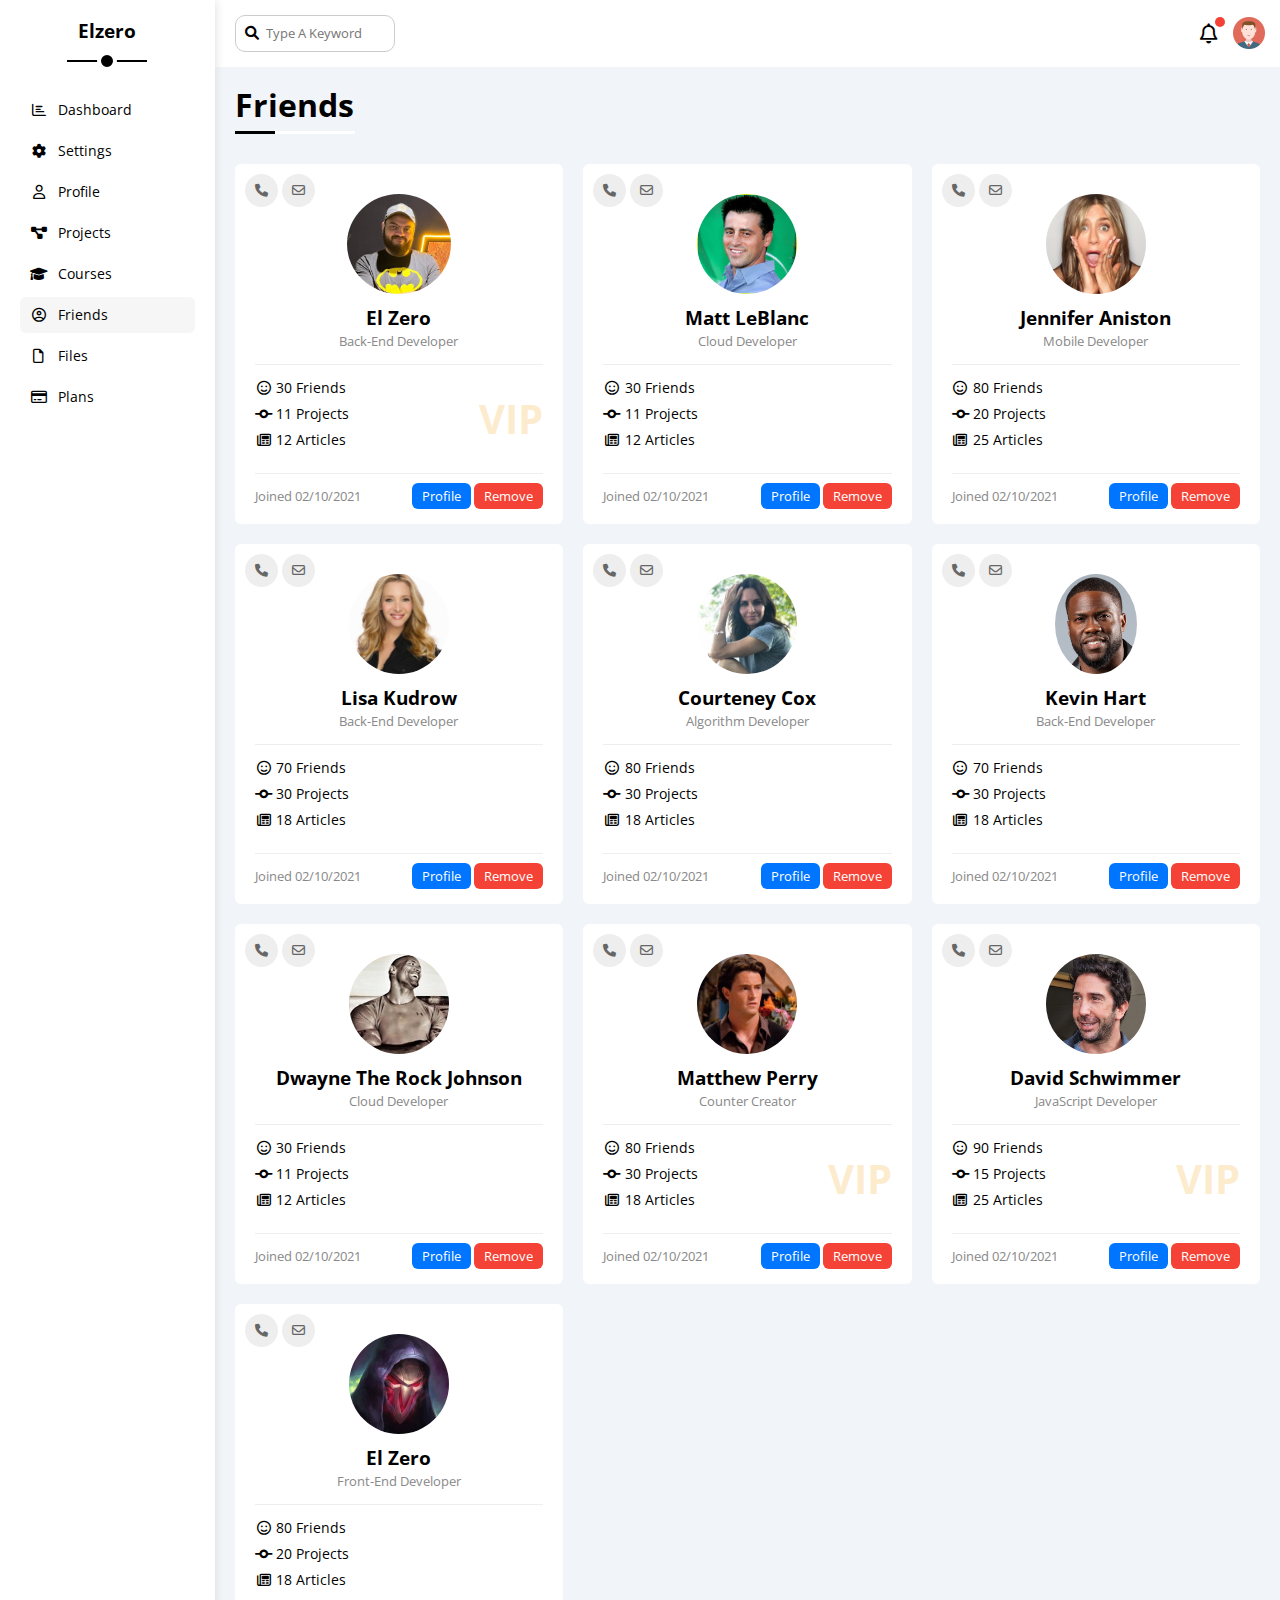
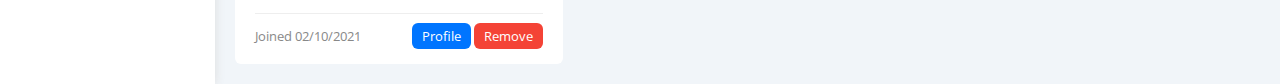
<file: Friends.html>
<!DOCTYPE html>
<html lang="en">
<head>
    <meta charset="UTF-8">
    <meta http-equiv="X-UA-Compatible" content="IE=edge">
    <meta name="viewport" content="width=device-width, initial-scale=1.0">
    <title>Friends</title>
    <link rel="stylesheet" href="css/all.min.css">
    <link rel="stylesheet" href="css/framework.css">
    <link rel="stylesheet" href="css/main.css">
    <link rel="stylesheet" href="css/normalize.css">
    <!-- google fonts open sans -->
    <link rel="preconnect" href="https://fonts.googleapis.com">
    <link rel="preconnect" href="https://fonts.gstatic.com" crossorigin>
    <link href="https://fonts.googleapis.com/css2?family=Cairo:wght@300;400;700&family=Open+Sans:ital,wght@0,300;0,400;0,500;0,700;0,800;1,400&display=swap" rel="stylesheet">
</head>
<body>
    <div class="page d-flex ">
        <div class="sidebar bg-white p-20 p-relative" >
            <h3 class="p-relative txt-c mt-0">Elzero</h3>
            <ul>
                <li>
                    <a class=" d-flex align-center fs-14 c-balck rad-6 p-10 " href="index.html">
                        <i class="fa-regular fa-chart-bar fa-fw"></i>
                        <span>Dashboard</span>
                    </a>
                </li>
                <li>
                    <a class=" d-flex align-center fs-14 c-balck rad-6 p-10 " href="Settings.html">
                        <i class="fa-solid fa-gear fa-fw"></i>
                        <span>Settings</span>
                    </a>
                </li>
                <li>
                    <a class=" d-flex align-center fs-14 c-balck rad-6 p-10 " href="Profile.html">
                        <i class="fa-regular fa-user fa-fw"></i>
                        <span>Profile</span>
                    </a>
                </li>
                <li>
                    <a class=" d-flex align-center fs-14 c-balck rad-6 p-10 " href="Projects.html">
                        <i class="fa-solid fa-diagram-project fa-fw"></i>
                        <span>Projects</span>
                    </a>
                </li>
                <li>
                    <a class=" d-flex align-center fs-14 c-balck rad-6 p-10 " href="Courses.html">
                        <i class="fa-solid fa-graduation-cap fa-fw"></i>
                        <span>Courses</span>
                    </a>
                </li>
                <li>
                    <a class="active d-flex align-center fs-14 c-balck rad-6 p-10 " href="Friends.html">
                        <i class="fa-regular fa-circle-user fa-fw"></i>
                        <span>Friends</span>
                    </a>
                </li>
                <li>
                    <a class=" d-flex align-center fs-14 c-balck rad-6 p-10 " href="Files.html">
                        <i class="fa-regular fa-file fa-fw"></i>
                        <span>Files</span>
                    </a>
                </li>
                <li>
                    <a class=" d-flex align-center fs-14 c-balck rad-6 p-10 " href="Plans.html">
                        <i class="fa-regular fa-credit-card fa-fw"></i>
                        <span>Plans</span>
                    </a>
                </li>
            </ul>
        </div>
        <div class="content w-full">
            <!-- start head -->
            <div class="head bg-white p-15 between-flex">
                <div class="search p-relative">
                   <input type="text" placeholder="Type A Keyword" class="p-10  rad-10 bord-ccc ">
                </div>
                <div class="icons d-flex align-center">
                    <span class="notification p-relative">
                        <i class="fa-regular fa-bell fa-lg"></i>
                    </span>
                    <img src="images/avatar.png"  alt="">
                </div>
            </div>
            <!-- end head -->

            <h1 class="p-relative">Friends</h1>
            <div class="friends-page d-grid-g20-300 m-20 d-grid-mobile-200  capital-txt">
                <div class="friend bg-white rad-6 p-relative p-20 vip-card">
                    <div class="contact-icon">
                        <i class="fa-solid fa-phone bg-eee p-10 rad-half cr-pointer fs-13"></i>
                        <i class="fa-regular fa-envelope bg-eee p-10 rad-half cr-pointer fs-13"></i>
                    </div>
                    <div class="frind-info txt-c">
                        <img src="images/avatar-osama.jpg" alt="" class="w-100 h-100 rad-half mt-10 mb-10">
                        <h3 class="m-0">el zero</h3>
                        <p class="mb-0 mt-5 c-grey fs-13">Back-End Developer</p>
                    </div>
                    <div class="icons bord-botom-eee-15 bord-top-eee-15 fs-14 p-relative">
                        <div class="mb-10">
                            <i class="fa-regular fa-face-smile fa-fw"></i>
                            <span>30 Friends</span>
                        </div>
                        <div class="mb-10">
                            <i class="fa-solid fa-code-commit fa-fw"></i>
                            <span>11 Projects</span>
                        </div>
                        <div class="mb-10">
                            <i class="fa-regular fa-newspaper fa-fw"></i>
                            <span>12 Articles</span>
                        </div>
                        <span class="vip fw-bold c-orange">vip</span>
                    </div>
                    <div class="info between-flex fs-13">
                        <span class="c-grey ">Joined 02/10/2021</span>
                        <div>
                            <a href="Profile.html" class="btn-shape bg-blue c-white">profile</a>
                            <a href="#" class="btn-shape bg-red c-white">remove</a>
                        </div>
                    </div>
                </div>      
                <div class="friend bg-white rad-6 p-relative p-20">
                    <div class="contact-icon">
                        <i class="fa-solid fa-phone bg-eee p-10 rad-half cr-pointer fs-13"></i>
                        <i class="fa-regular fa-envelope bg-eee p-10 rad-half cr-pointer fs-13"></i>
                    </div>
                    <div class="frind-info txt-c">
                        <img src="images/avatar-matt.jpg" alt="" class="w-100 h-100 rad-half mt-10 mb-10">
                        <h3 class="m-0">Matt LeBlanc</h3>
                        <p class="mb-0 mt-5 c-grey fs-13">Cloud Developer</p>
                    </div>
                    <div class="icons bord-botom-eee-15 bord-top-eee-15 fs-14 p-relative">
                        <div class="mb-10">
                            <i class="fa-regular fa-face-smile fa-fw"></i>
                            <span>30 Friends</span>
                        </div>
                        <div class="mb-10">
                            <i class="fa-solid fa-code-commit fa-fw"></i>
                            <span>11 Projects</span>
                        </div>
                        <div class="mb-10">
                            <i class="fa-regular fa-newspaper fa-fw"></i>
                            <span>12 Articles</span>
                        </div>
                    </div>
                    <div class="info between-flex fs-13">
                        <span class="c-grey ">Joined 02/10/2021</span>
                        <div>
                            <a href="Profile.html" class="btn-shape bg-blue c-white">profile</a>
                            <a href="#" class="btn-shape bg-red c-white">remove</a>
                        </div>
                    </div>
                </div>
                <div class="friend bg-white rad-6 p-relative p-20">
                    <div class="contact-icon">
                        <i class="fa-solid fa-phone bg-eee p-10 rad-half cr-pointer fs-13"></i>
                        <i class="fa-regular fa-envelope bg-eee p-10 rad-half cr-pointer fs-13"></i>
                    </div>
                    <div class="frind-info txt-c">
                        <img src="images/avatar-jennifer.jpg" alt="" class="w-100 h-100 rad-half mt-10 mb-10">
                        <h3 class="m-0">Jennifer Aniston</h3>
                        <p class="mb-0 mt-5 c-grey fs-13">Mobile Developer</p>
                    </div>
                    <div class="icons bord-botom-eee-15 bord-top-eee-15 fs-14 p-relative">
                        <div class="mb-10">
                            <i class="fa-regular fa-face-smile fa-fw"></i>
                            <span>80 Friends</span>
                        </div>
                        <div class="mb-10">
                            <i class="fa-solid fa-code-commit fa-fw"></i>
                            <span>20 Projects</span>
                        </div>
                        <div class="mb-10">
                            <i class="fa-regular fa-newspaper fa-fw"></i>
                            <span>25 Articles</span>
                        </div>
                    </div>
                    <div class="info between-flex fs-13">
                        <span class="c-grey ">Joined 02/10/2021</span>
                        <div>
                            <a href="Profile.html" class="btn-shape bg-blue c-white">profile</a>
                            <a href="#" class="btn-shape bg-red c-white">remove</a>
                        </div>
                    </div>
                </div>
                <div class="friend bg-white rad-6 p-relative p-20">
                    <div class="contact-icon">
                        <i class="fa-solid fa-phone bg-eee p-10 rad-half cr-pointer fs-13"></i>
                        <i class="fa-regular fa-envelope bg-eee p-10 rad-half cr-pointer fs-13"></i>
                    </div>
                    <div class="frind-info txt-c">
                        <img src="images/avatar-lisa.jpg" alt="" class="w-100 h-100 rad-half mt-10 mb-10">
                        <h3 class="m-0">Lisa Kudrow</h3>
                        <p class="mb-0 mt-5 c-grey fs-13">Back-End Developer</p>
                    </div>
                    <div class="icons bord-botom-eee-15 bord-top-eee-15 fs-14 p-relative">
                        <div class="mb-10">
                            <i class="fa-regular fa-face-smile fa-fw"></i>
                            <span>70 Friends</span>
                        </div>
                        <div class="mb-10">
                            <i class="fa-solid fa-code-commit fa-fw"></i>
                            <span>30 Projects</span>
                        </div>
                        <div class="mb-10">
                            <i class="fa-regular fa-newspaper fa-fw"></i>
                            <span>18 Articles</span>
                        </div>
                    </div>
                    <div class="info between-flex fs-13">
                        <span class="c-grey ">Joined 02/10/2021</span>
                        <div>
                            <a href="Profile.html" class="btn-shape bg-blue c-white">profile</a>
                            <a href="#" class="btn-shape bg-red c-white">remove</a>
                        </div>
                    </div>
                </div>
                <div class="friend bg-white rad-6 p-relative p-20">
                    <div class="contact-icon">
                        <i class="fa-solid fa-phone bg-eee p-10 rad-half cr-pointer fs-13"></i>
                        <i class="fa-regular fa-envelope bg-eee p-10 rad-half cr-pointer fs-13"></i>
                    </div>
                    <div class="frind-info txt-c">
                        <img src="images/avatar-cox.jpg" alt="" class="w-100 h-100 rad-half mt-10 mb-10">
                        <h3 class="m-0">Courteney Cox</h3>
                        <p class="mb-0 mt-5 c-grey fs-13">Algorithm Developer</p>
                    </div>
                    <div class="icons bord-botom-eee-15 bord-top-eee-15 fs-14 p-relative">
                        <div class="mb-10">
                            <i class="fa-regular fa-face-smile fa-fw"></i>
                            <span>80 Friends</span>
                        </div>
                        <div class="mb-10">
                            <i class="fa-solid fa-code-commit fa-fw"></i>
                            <span>30 Projects</span>
                        </div>
                        <div class="mb-10">
                            <i class="fa-regular fa-newspaper fa-fw"></i>
                            <span>18 Articles</span>
                        </div>
                    </div>
                    <div class="info between-flex fs-13">
                        <span class="c-grey ">Joined 02/10/2021</span>
                        <div>
                            <a href="Profile.html" class="btn-shape bg-blue c-white">profile</a>
                            <a href="#" class="btn-shape bg-red c-white">remove</a>
                        </div>
                    </div>
                </div>
                <div class="friend bg-white rad-6 p-relative p-20">
                    <div class="contact-icon">
                        <i class="fa-solid fa-phone bg-eee p-10 rad-half cr-pointer fs-13"></i>
                        <i class="fa-regular fa-envelope bg-eee p-10 rad-half cr-pointer fs-13"></i>
                    </div>
                    <div class="frind-info txt-c">
                        <img src="images/avatar-kevin.jpg" alt="" class="w-100 h-100 rad-half mt-10 mb-10">
                        <h3 class="m-0">Kevin Hart</h3>
                        <p class="mb-0 mt-5 c-grey fs-13">Back-End Developer</p>
                    </div>
                    <div class="icons bord-botom-eee-15 bord-top-eee-15 fs-14 p-relative">
                        <div class="mb-10">
                            <i class="fa-regular fa-face-smile fa-fw"></i>
                            <span>70 Friends</span>
                        </div>
                        <div class="mb-10">
                            <i class="fa-solid fa-code-commit fa-fw"></i>
                            <span>30 Projects</span>
                        </div>
                        <div class="mb-10">
                            <i class="fa-regular fa-newspaper fa-fw"></i>
                            <span>18 Articles</span>
                        </div>
                    </div>
                    <div class="info between-flex fs-13">
                        <span class="c-grey ">Joined 02/10/2021</span>
                        <div>
                            <a href="Profile.html" class="btn-shape bg-blue c-white">profile</a>
                            <a href="#" class="btn-shape bg-red c-white">remove</a>
                        </div>
                    </div>
                </div>
                <div class="friend bg-white rad-6 p-relative p-20">
                    <div class="contact-icon">
                        <i class="fa-solid fa-phone bg-eee p-10 rad-half cr-pointer fs-13"></i>
                        <i class="fa-regular fa-envelope bg-eee p-10 rad-half cr-pointer fs-13"></i>
                    </div>
                    <div class="frind-info txt-c">
                        <img src="images/avatar-dwane.jpg" alt="" class="w-100 h-100 rad-half mt-10 mb-10">
                        <h3 class="m-0">Dwayne The Rock Johnson</h3>
                        <p class="mb-0 mt-5 c-grey fs-13">Cloud Developer</p>
                    </div>
                    <div class="icons bord-botom-eee-15 bord-top-eee-15 fs-14 p-relative">
                        <div class="mb-10">
                            <i class="fa-regular fa-face-smile fa-fw"></i>
                            <span>30 Friends</span>
                        </div>
                        <div class="mb-10">
                            <i class="fa-solid fa-code-commit fa-fw"></i>
                            <span>11 Projects</span>
                        </div>
                        <div class="mb-10">
                            <i class="fa-regular fa-newspaper fa-fw"></i>
                            <span>12 Articles</span>
                        </div>
                    </div>
                    <div class="info between-flex fs-13">
                        <span class="c-grey ">Joined 02/10/2021</span>
                        <div>
                            <a href="Profile.html" class="btn-shape bg-blue c-white">profile</a>
                            <a href="#" class="btn-shape bg-red c-white">remove</a>
                        </div>
                    </div>
                </div>
                <div class="friend bg-white rad-6 p-relative p-20 vip-card">
                    <div class="contact-icon">
                        <i class="fa-solid fa-phone bg-eee p-10 rad-half cr-pointer fs-13"></i>
                        <i class="fa-regular fa-envelope bg-eee p-10 rad-half cr-pointer fs-13"></i>
                    </div>
                    <div class="frind-info txt-c">
                        <img src="images/avatar-mathew.jpg" alt="" class="w-100 h-100 rad-half mt-10 mb-10">
                        <h3 class="m-0">Matthew Perry</h3>
                        <p class="mb-0 mt-5 c-grey fs-13">counter creator</p>
                    </div>
                    <div class="icons bord-botom-eee-15 bord-top-eee-15 fs-14 p-relative">
                        <div class="mb-10">
                            <i class="fa-regular fa-face-smile fa-fw"></i>
                            <span>80 Friends</span>
                        </div>
                        <div class="mb-10">
                            <i class="fa-solid fa-code-commit fa-fw"></i>
                            <span>30 Projects</span>
                        </div>
                        <div class="mb-10">
                            <i class="fa-regular fa-newspaper fa-fw"></i>
                            <span>18 Articles</span>
                        </div>
                        <span class="vip fw-bold c-orange">vip</span>
                    </div>
                    <div class="info between-flex fs-13">
                        <span class="c-grey ">Joined 02/10/2021</span>
                        <div>
                            <a href="Profile.html" class="btn-shape bg-blue c-white">profile</a>
                            <a href="#" class="btn-shape bg-red c-white">remove</a>
                        </div>
                    </div>
                </div>
                <div class="friend bg-white rad-6 p-relative p-20 vip-card">
                    <div class="contact-icon">
                        <i class="fa-solid fa-phone bg-eee p-10 rad-half cr-pointer fs-13"></i>
                        <i class="fa-regular fa-envelope bg-eee p-10 rad-half cr-pointer fs-13"></i>
                    </div>
                    <div class="frind-info txt-c">
                        <img src="images/avatar-david.jpg" alt="" class="w-100 h-100 rad-half mt-10 mb-10">
                        <h3 class="m-0">David Schwimmer</h3>
                        <p class="mb-0 mt-5 c-grey fs-13">JavaScript Developer</p>
                    </div>
                    <div class="icons bord-botom-eee-15 bord-top-eee-15 fs-14 p-relative">
                        <div class="mb-10">
                            <i class="fa-regular fa-face-smile fa-fw"></i>
                            <span>90 Friends</span>
                        </div>
                        <div class="mb-10">
                            <i class="fa-solid fa-code-commit fa-fw"></i>
                            <span>15 Projects</span>
                        </div>
                        <div class="mb-10">
                            <i class="fa-regular fa-newspaper fa-fw"></i>
                            <span>25 Articles</span>
                        </div>
                        <span class="vip fw-bold c-orange">vip</span>
                    </div>
                    <div class="info between-flex fs-13">
                        <span class="c-grey ">Joined 02/10/2021</span>
                        <div>
                            <a href="Profile.html" class="btn-shape bg-blue c-white">profile</a>
                            <a href="#" class="btn-shape bg-red c-white">remove</a>
                        </div>
                    </div>
                </div>
                <div class="friend bg-white rad-6 p-relative p-20">
                    <div class="contact-icon">
                        <i class="fa-solid fa-phone bg-eee p-10 rad-half cr-pointer fs-13"></i>
                        <i class="fa-regular fa-envelope bg-eee p-10 rad-half cr-pointer fs-13"></i>
                    </div>
                    <div class="frind-info txt-c">
                        <img src="images/friend-03.jpg" alt="" class="w-100 h-100 rad-half mt-10 mb-10">
                        <h3 class="m-0">el zero</h3>
                        <p class="mb-0 mt-5 c-grey fs-13">Front-End Developer</p>
                    </div>
                    <div class="icons bord-botom-eee-15 bord-top-eee-15 fs-14 p-relative">
                        <div class="mb-10">
                            <i class="fa-regular fa-face-smile fa-fw"></i>
                            <span>80 Friends</span>
                        </div>
                        <div class="mb-10">
                            <i class="fa-solid fa-code-commit fa-fw"></i>
                            <span>20 Projects</span>
                        </div>
                        <div class="mb-10">
                            <i class="fa-regular fa-newspaper fa-fw"></i>
                            <span>18 Articles</span>
                        </div>
                    </div>
                    <div class="info between-flex fs-13">
                        <span class="c-grey ">Joined 02/10/2021</span>
                        <div>
                            <a href="Profile.html" class="btn-shape bg-blue c-white">profile</a>
                            <a href="#" class="btn-shape bg-red c-white">remove</a>
                        </div>
                    </div>
                </div>
            </div>
        </div>
    </div>
</body>
</html>
</file>
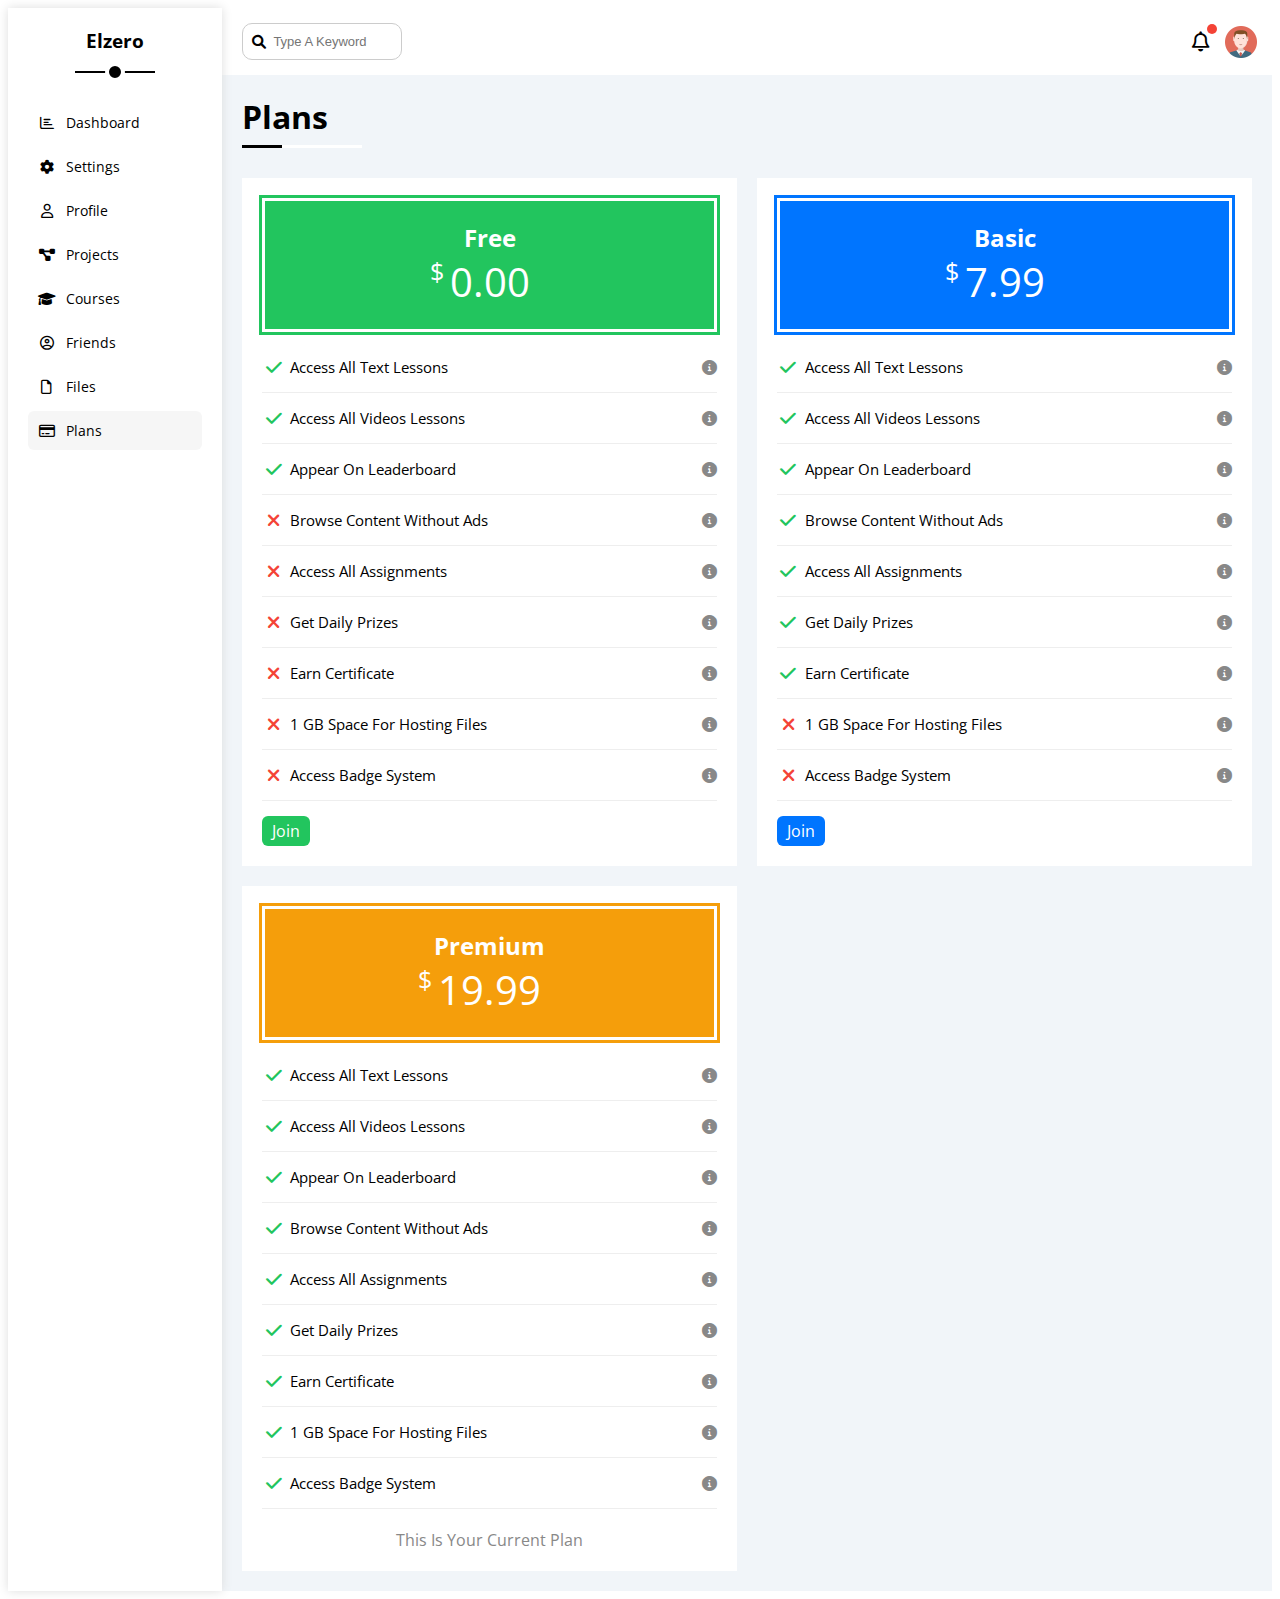
<file: Plans.html>
<!DOCTYPE html>
<html lang="en">
<head>
    <meta charset="UTF-8">
    <meta http-equiv="X-UA-Compatible" content="IE=edge">
    <meta name="viewport" content="width=device-width, initial-scale=1.0">
    <title>Plans</title>
    <link rel="stylesheet" href="css/all.min.css">
    <link rel="stylesheet" href="css/framework.css">
    <link rel="stylesheet" href="css/main.css">

    <!-- google fonts open sans -->
    <link rel="preconnect" href="https://fonts.googleapis.com">
    <link rel="preconnect" href="https://fonts.gstatic.com" crossorigin>
    <link href="https://fonts.googleapis.com/css2?family=Cairo:wght@300;400;700&family=Open+Sans:ital,wght@0,300;0,400;0,500;0,700;0,800;1,400&display=swap" rel="stylesheet">
</head>
<body>
    <div class="page d-flex ">
        <div class="sidebar bg-white p-20 p-relative" >
            <h3 class="p-relative txt-c mt-0">Elzero</h3>
            <ul>
                <li>
                    <a class=" d-flex align-center fs-14 c-balck rad-6 p-10 " href="index.html">
                        <i class="fa-regular fa-chart-bar fa-fw"></i>
                        <span>Dashboard</span>
                    </a>
                </li>
                <li>
                    <a class=" d-flex align-center fs-14 c-balck rad-6 p-10 " href="Settings.html">
                        <i class="fa-solid fa-gear fa-fw"></i>
                        <span>Settings</span>
                    </a>
                </li>
                <li>
                    <a class=" d-flex align-center fs-14 c-balck rad-6 p-10 " href="Profile.html">
                        <i class="fa-regular fa-user fa-fw"></i>
                        <span>Profile</span>
                    </a>
                </li>
                <li>
                    <a class=" d-flex align-center fs-14 c-balck rad-6 p-10 " href="Projects.html">
                        <i class="fa-solid fa-diagram-project fa-fw"></i>
                        <span>Projects</span>
                    </a>
                </li>
                <li>
                    <a class=" d-flex align-center fs-14 c-balck rad-6 p-10 " href="Courses.html">
                        <i class="fa-solid fa-graduation-cap fa-fw"></i>
                        <span>Courses</span>
                    </a>
                </li>
                <li>
                    <a class=" d-flex align-center fs-14 c-balck rad-6 p-10 " href="Friends.html">
                        <i class="fa-regular fa-circle-user fa-fw"></i>
                        <span>Friends</span>
                    </a>
                </li>
                <li>
                    <a class=" d-flex align-center fs-14 c-balck rad-6 p-10 " href="Files.html">
                        <i class="fa-regular fa-file fa-fw"></i>
                        <span>Files</span>
                    </a>
                </li>
                <li>
                    <a class="active d-flex align-center fs-14 c-balck rad-6 p-10 " href="Plans.html">
                        <i class="fa-regular fa-credit-card fa-fw"></i>
                        <span>Plans</span>
                    </a>
                </li>
            </ul>
        </div>
        <div class="content w-full">
            <!-- start head -->
            <div class="head bg-white p-15 between-flex">
                <div class="search p-relative">
                   <input type="text" placeholder="Type A Keyword" class="p-10  rad-10 bord-ccc ">
                </div>
                <div class="icons d-flex align-center">
                    <span class="notification p-relative">
                        <i class="fa-regular fa-bell fa-lg"></i>
                    </span>
                    <img src="images/avatar.png"  alt="">
                </div>
            </div>
            <!-- end head -->

            <h1 class="p-relative">Plans</h1>
            <div class="plans-page m-20  capital-txt d-grid-g20-450 d-grid-mobile-250">
                <div class="plan green bg-white p-20">
                    <div class="top bg-green txt-c p-20">
                        <h2 class="m-0 c-white">free</h2>
                        <div class="price c-white"><span>$</span>0.00</div>
                    </div>
                    <ul class="m-0">
                        <li>
                            <i class="fa-solid fa-check fa-fw yes"></i>
                            <span>Access All Text Lessons</span>
                            <i class="fa-solid fa-circle-info help"></i>
                        </li>
                        <li>
                            <i class="fa-solid fa-check fa-fw yes"></i>
                            <span>Access All Videos Lessons</span>
                            <i class="fa-solid fa-circle-info help"></i>
                        </li>
                        <li>
                            <i class="fa-solid fa-check fa-fw yes"></i>
                            <span>Appear On Leaderboard</span>
                            <i class="fa-solid fa-circle-info help"></i>
                        </li>
                        <li>
                            <i class="fa-solid fa-xmark fa-fw"></i>
                            <span>Browse Content Without Ads</span>
                            <i class="fa-solid fa-circle-info help"></i>
                        </li>
                        <li>
                            <i class="fa-solid fa-xmark fa-fw"></i>
                            <span>Access All Assignments</span>
                            <i class="fa-solid fa-circle-info help"></i>
                        </li>
                        <li>
                            <i class="fa-solid fa-xmark fa-fw"></i>
                            <span>Get Daily Prizes</span>
                            <i class="fa-solid fa-circle-info help"></i>
                        </li>
                        <li>
                            <i class="fa-solid fa-xmark fa-fw"></i>
                            <span>Earn Certificate</span>
                            <i class="fa-solid fa-circle-info help"></i>
                        </li>
                        <li>
                            <i class="fa-solid fa-xmark fa-fw"></i>
                            <span>1 GB Space For Hosting Files</span>
                            <i class="fa-solid fa-circle-info help"></i>
                        </li>
                        <li>
                            <i class="fa-solid fa-xmark fa-fw"></i>
                            <span>Access Badge System</span>
                            <i class="fa-solid fa-circle-info help"></i>
                        </li>
                    </ul>
                    <a class="btn-shape bg-green c-white d-block w-fit mt-15" href="#" >join</a>
                </div>
                <div class="plan blue bg-white p-20">
                    <div class="top bg-blue txt-c p-20">
                        <h2 class="m-0 c-white">basic</h2>
                        <div class="price c-white"><span>$</span> 7.99</div>
                    </div>
                    <ul class="m-0">
                        <li>
                            <i class="fa-solid fa-check fa-fw yes"></i>
                            <span>Access All Text Lessons</span>
                            <i class="fa-solid fa-circle-info help"></i>
                        </li>
                        <li>
                            <i class="fa-solid fa-check fa-fw yes"></i>
                            <span>Access All Videos Lessons</span>
                            <i class="fa-solid fa-circle-info help"></i>
                        </li>
                        <li>
                            <i class="fa-solid fa-check fa-fw yes"></i>
                            <span>Appear On Leaderboard</span>
                            <i class="fa-solid fa-circle-info help"></i>
                        </li>
                        <li>
                            <i class="fa-solid fa-check fa-fw yes"></i>
                            <span>Browse Content Without Ads</span>
                            <i class="fa-solid fa-circle-info help"></i>
                        </li>
                        <li>
                            <i class="fa-solid fa-check fa-fw yes"></i>
                            <span>Access All Assignments</span>
                            <i class="fa-solid fa-circle-info help"></i>
                        </li>
                        <li>
                            <i class="fa-solid fa-check fa-fw yes"></i>
                            <span>Get Daily Prizes</span>
                            <i class="fa-solid fa-circle-info help"></i>
                        </li>
                        <li>
                            <i class="fa-solid fa-check fa-fw yes"></i>
                            <span>Earn Certificate</span>
                            <i class="fa-solid fa-circle-info help"></i>
                        </li>
                        <li>
                            <i class="fa-solid fa-xmark fa-fw"></i>
                            <span>1 GB Space For Hosting Files</span>
                            <i class="fa-solid fa-circle-info help"></i>
                        </li>
                        <li>
                            <i class="fa-solid fa-xmark fa-fw"></i>
                            <span>Access Badge System</span>
                            <i class="fa-solid fa-circle-info help"></i>
                        </li>
                    </ul>
                    <a class="btn-shape bg-blue c-white d-block w-fit mt-15" href="#" >join</a>
                </div>
                <div class="plan orange bg-white p-20">
                    <div class="top bg-orange txt-c p-20">
                        <h2 class="m-0 c-white">premium</h2>
                        <div class="price c-white"><span>$</span>19.99</div>
                    </div>
                    <ul class="m-0">
                        <li>
                            <i class="fa-solid fa-check fa-fw yes"></i>
                            <span>Access All Text Lessons</span>
                            <i class="fa-solid fa-circle-info help"></i>
                        </li>
                        <li>
                            <i class="fa-solid fa-check fa-fw yes"></i>
                            <span>Access All Videos Lessons</span>
                            <i class="fa-solid fa-circle-info help"></i>
                        </li>
                        <li>
                            <i class="fa-solid fa-check fa-fw yes"></i>
                            <span>Appear On Leaderboard</span>
                            <i class="fa-solid fa-circle-info help"></i>
                        </li>
                        <li>
                            <i class="fa-solid fa-check fa-fw yes"></i>
                            <span>Browse Content Without Ads</span>
                            <i class="fa-solid fa-circle-info help"></i>
                        </li>
                        <li>
                            <i class="fa-solid fa-check fa-fw yes"></i>
                            <span>Access All Assignments</span>
                            <i class="fa-solid fa-circle-info help"></i>
                        </li>
                        <li>
                            <i class="fa-solid fa-check fa-fw yes"></i>
                            <span>Get Daily Prizes</span>
                            <i class="fa-solid fa-circle-info help"></i>
                        </li>
                        <li>
                            <i class="fa-solid fa-check fa-fw yes"></i>
                            <span>Earn Certificate</span>
                            <i class="fa-solid fa-circle-info help"></i>
                        </li>
                        <li>
                            <i class="fa-solid fa-check fa-fw yes"></i>
                            <span>1 GB Space For Hosting Files</span>
                            <i class="fa-solid fa-circle-info help"></i>
                        </li>
                        <li>
                            <i class="fa-solid fa-check fa-fw yes"></i>
                            <span>Access Badge System</span>
                            <i class="fa-solid fa-circle-info help"></i>
                        </li>
                    </ul>
                    <p class="c-grey m-0 txt-c mt-20">This Is Your Current Plan</p>
                </div>
            </div>
        </div>
    </div>
</body>
</html>
</file>
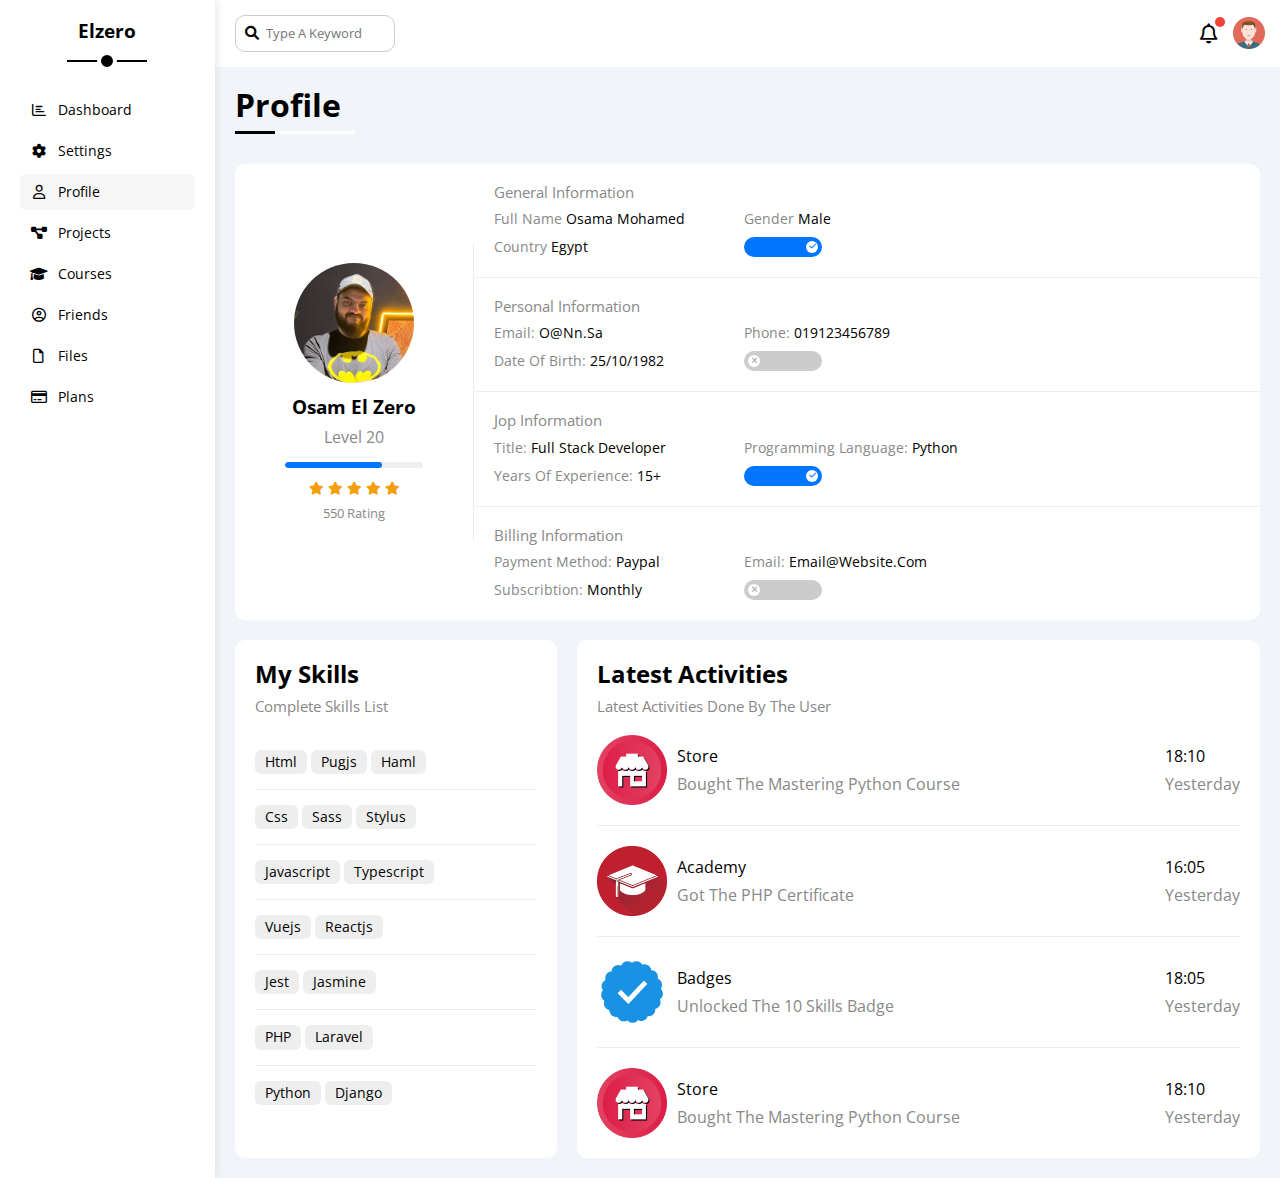
<file: Profile.html>
<!DOCTYPE html>
<html lang="en">
<head>
    <meta charset="UTF-8">
    <meta http-equiv="X-UA-Compatible" content="IE=edge">
    <meta name="viewport" content="width=device-width, initial-scale=1.0">
    <title>Profile</title>
    <link rel="stylesheet" href="css/all.min.css">
    <link rel="stylesheet" href="css/framework.css">
    <link rel="stylesheet" href="css/main.css">
    <link rel="stylesheet" href="css/normalize.css">
    <!-- google fonts open sans -->
    <link rel="preconnect" href="https://fonts.googleapis.com">
    <link rel="preconnect" href="https://fonts.gstatic.com" crossorigin>
    <link href="https://fonts.googleapis.com/css2?family=Cairo:wght@300;400;700&family=Open+Sans:ital,wght@0,300;0,400;0,500;0,700;0,800;1,400&display=swap" rel="stylesheet">
</head>
<body>
    <div class="page d-flex ">
        <div class="sidebar bg-white p-20 p-relative" >
            <h3 class="p-relative txt-c mt-0">Elzero</h3>
            <ul>
                <li>
                    <a class=" d-flex align-center fs-14 c-balck rad-6 p-10 " href="index.html">
                        <i class="fa-regular fa-chart-bar fa-fw"></i>
                        <span>Dashboard</span>
                    </a>
                </li>
                <li>
                    <a class=" d-flex align-center fs-14 c-balck rad-6 p-10 " href="Settings.html">
                        <i class="fa-solid fa-gear fa-fw"></i>
                        <span>Settings</span>
                    </a>
                </li>
                <li>
                    <a class="active d-flex align-center fs-14 c-balck rad-6 p-10 " href="Profile.html">
                        <i class="fa-regular fa-user fa-fw"></i>
                        <span>Profile</span>
                    </a>
                </li>
                <li>
                    <a class=" d-flex align-center fs-14 c-balck rad-6 p-10 " href="Projects.html">
                        <i class="fa-solid fa-diagram-project fa-fw"></i>
                        <span>Projects</span>
                    </a>
                </li>
                <li>
                    <a class=" d-flex align-center fs-14 c-balck rad-6 p-10 " href="Courses.html">
                        <i class="fa-solid fa-graduation-cap fa-fw"></i>
                        <span>Courses</span>
                    </a>
                </li>
                <li>
                    <a class=" d-flex align-center fs-14 c-balck rad-6 p-10 " href="Friends.html">
                        <i class="fa-regular fa-circle-user fa-fw"></i>
                        <span>Friends</span>
                    </a>
                </li>
                <li>
                    <a class=" d-flex align-center fs-14 c-balck rad-6 p-10 " href="Files.html">
                        <i class="fa-regular fa-file fa-fw"></i>
                        <span>Files</span>
                    </a>
                </li>
                <li>
                    <a class=" d-flex align-center fs-14 c-balck rad-6 p-10 " href="Plans.html">
                        <i class="fa-regular fa-credit-card fa-fw"></i>
                        <span>Plans</span>
                    </a>
                </li>
            </ul>
        </div>
        <div class="content w-full">
            <!-- start head -->
            <div class="head bg-white p-15 between-flex">
                <div class="search p-relative">
                   <input type="text" placeholder="Type A Keyword" class="p-10  rad-10 bord-ccc ">
                </div>
                <div class="icons d-flex align-center">
                    <span class="notification p-relative">
                        <i class="fa-regular fa-bell fa-lg"></i>
                    </span>
                    <img src="images/avatar.png"  alt="">
                </div>
            </div>
            <!-- end head -->

            <h1 class="p-relative">Profile</h1>
            <div class="profile-page m-20">
                <!-- start overview -->
                <div class="overview bg-white d-flex align-center rad-10 capital-txt">
                    <div class="avatar-box txt-c p-20">
                        <a href="https://elzero.org/" target="_blank">
                            <img class="mb-10 rad-half" src="images/avatar-osama.jpg" alt="">
                        </a>
                        <h3 class="m-0">osam el zero</h3>
                        <p class="c-grey mt-10">level 20</p>
                        <div class="level p-relative bg-eee rad-6">
                            <span  style="width: 70%;"></span>
                        </div>
                        <div class="rating mt-10 mb-10">
                            <i class="fa-solid fa-star c-orange fs-13"></i>
                            <i class="fa-solid fa-star c-orange fs-13"></i>
                            <i class="fa-solid fa-star c-orange fs-13"></i>
                            <i class="fa-solid fa-star c-orange fs-13"></i>
                            <i class="fa-solid fa-star c-orange fs-13"></i>
                        </div>
                        <p class="c-grey m-0 fs-13"> 550 rating</p>
                    </div>
                    <div class="info-box txt-c-mobile w-full">
                       <div class="box p-20 d-flex align-center bord-botom-eee">
                            <h4 class="c-grey fs-15 m-0 w-full fw-normal">general information</h4>
                            <div class="fs-14">
                                <span class="c-grey">full name</span>
                                <span>osama mohamed</span>
                            </div>
                            <div class="fs-14">
                                <span class="c-grey">gender</span>
                                <span>male</span>
                            </div>
                            <div class="fs-14">
                                <span class="c-grey">country</span>
                                <span>egypt</span>
                            </div>
                            <div class="fs-14">
                                <label>
                                    <input class="toggle-checkbox" type="checkbox" checked>
                                    <div class="toggle-switch"></div>
                                </label>
                            </div>
                       </div>
                       <div class="box p-20 d-flex align-center bord-botom-eee">
                            <h4 class="c-grey fs-15 m-0 w-full fw-normal">personal information</h4>
                            <div class="fs-14">
                                <span class="c-grey">email:</span>
                                <span>o@nn.sa</span>
                            </div>
                            <div class="fs-14">
                                <span class="c-grey">phone:</span>
                                <span>019123456789</span>
                            </div>
                            <div class="fs-14">
                                <span class="c-grey">date of birth:</span>
                                <span>25/10/1982</span>
                            </div>
                            <div class="fs-14">
                                <label>
                                    <input class="toggle-checkbox" type="checkbox" >
                                    <div class="toggle-switch"></div>
                                </label>
                            </div>
                       </div>
                       <div class="box p-20 d-flex align-center bord-botom-eee">
                            <h4 class="c-grey fs-15 m-0 w-full fw-normal">jop information</h4>
                            <div class="fs-14">
                                <span class="c-grey">title:</span>
                                <span>full stack developer</span>
                            </div>
                            <div class="fs-14">
                                <span class="c-grey">programming language:</span>
                                <span>python</span>
                            </div>
                            <div class="fs-14">
                                <span class="c-grey">years of experience:</span>
                                <span>15+</span>
                            </div>
                            <div class="fs-14">
                                <label>
                                    <input class="toggle-checkbox" type="checkbox" checked>
                                    <div class="toggle-switch"></div>
                                </label>
                            </div>
                       </div>
                       <div class="box p-20 d-flex align-center">
                            <h4 class="c-grey fs-15 m-0 w-full fw-normal">billing information</h4>
                            <div class="fs-14">
                                <span class="c-grey">payment method:</span>
                                <span>paypal</span>
                            </div>
                            <div class="fs-14">
                                <span class="c-grey">email:</span>
                                <span>email@website.com</span>
                            </div>
                            <div class="fs-14">
                                <span class="c-grey">subscribtion:</span>
                                <span>monthly</span>
                            </div>
                            <div class="fs-14">
                                <label>
                                    <input class="toggle-checkbox" type="checkbox" >
                                    <div class="toggle-switch"></div>
                                </label>
                            </div>
                       </div>
                    </div>
                </div>
                <!-- end overview -->
                
                <!-- start other data -->
                <div class="other-data d-flex gap-20 capital-txt">
                    <div class="skills-card p-20 bg-white mt-20 rad-10">
                        <h2 class="mt-0 mb-10">my skills</h2>
                        <p class="c-grey mt-0 mb-20 fs-15">complete skills list</p>
                        <ul class="m-0 txt-c-mobile ">
                            <li class="bord-botom-eee">
                                <span class="btn-shape bg-eee ">html</span>
                                <span class="btn-shape bg-eee ">pugjs</span>
                                <span class="btn-shape bg-eee ">haml</span>
                            </li>
                            <li class="bord-botom-eee">
                                <span class="btn-shape bg-eee ">css</span>
                                <span class="btn-shape bg-eee ">sass</span>
                                <span class="btn-shape bg-eee ">stylus</span>
                            </li>
                            <li class="bord-botom-eee">
                                <span class="btn-shape bg-eee ">javascript</span>
                                <span class="btn-shape bg-eee ">typescript</span>
                            </li>
                            <li class="bord-botom-eee">
                                <span class="btn-shape bg-eee ">vuejs</span>
                                <span class="btn-shape bg-eee ">reactjs</span>
                            </li>
                            <li class="bord-botom-eee">
                                <span class="btn-shape bg-eee ">jest</span>
                                <span class="btn-shape bg-eee ">jasmine</span>
                            </li>
                            <li class="bord-botom-eee">
                                <span class="btn-shape bg-eee ">PHP</span>
                                <span class="btn-shape bg-eee ">laravel</span>
                            </li>
                            <li class="">
                                <span class="btn-shape bg-eee ">python</span>
                                <span class="btn-shape bg-eee ">django</span>
                            </li>
                        </ul>
                    </div>
                    <div class="activities p-20 bg-white mt-20 rad-10">
                        <h2 class="mt-0 mb-10">latest activities</h2>
                        <p class="c-grey mt-0 mb-20 fs-15">latest activities done by the user</p>
                        <div class="activity d-flex align-center txt-c-mobile bord-botom-eee mb-20 pb-20">
                            <img class="wid-70 mr-10" src="images/activity-01.png" alt="">
                            <div class="info">
                                <span class="d-block mb-10">store</span>
                                <span class="c-grey">bought the mastering python course</span>
                            </div>
                            <div class="date">
                                <span class="d-block mb-10">18:10</span>
                                <span class="c-grey">yesterday</span>
                            </div>
                        </div>
                        <div class="activity d-flex align-center txt-c-mobile bord-botom-eee mb-20 pb-20">
                            <img class="wid-70 mr-10" src="images/activity-02.png" alt="">
                            <div class="info">
                                <span class="d-block mb-10">academy</span>
                                <span class="c-grey">Got The PHP Certificate</span>
                            </div>
                            <div class="date">
                                <span class="d-block mb-10">16:05</span>
                                <span class="c-grey">yesterday</span>
                            </div>
                        </div>
                        <div class="activity d-flex align-center txt-c-mobile bord-botom-eee mb-20 pb-20">
                            <img class="wid-70 mr-10" src="images/activity-03.png" alt="">
                            <div class="info">
                                <span class="d-block mb-10">badges</span>
                                <span class="c-grey">Unlocked The 10 Skills Badge</span>
                            </div>
                            <div class="date">
                                <span class="d-block mb-10">18:05</span>
                                <span class="c-grey">yesterday</span>
                            </div>
                        </div>
                        <div class="activity d-flex align-center txt-c-mobile  ">
                            <img class="wid-70 mr-10" src="images/activity-01.png" alt="">
                            <div class="info">
                                <span class="d-block mb-10">store</span>
                                <span class="c-grey">bought the mastering python course</span>
                            </div>
                            <div class="date">
                                <span class="d-block mb-10">18:10</span>
                                <span class="c-grey">yesterday</span>
                            </div>
                        </div>
                    </div>
                </div>
                <!-- end other data -->
            </div>
        </div>
    </div>
</body>
</html>
</file>
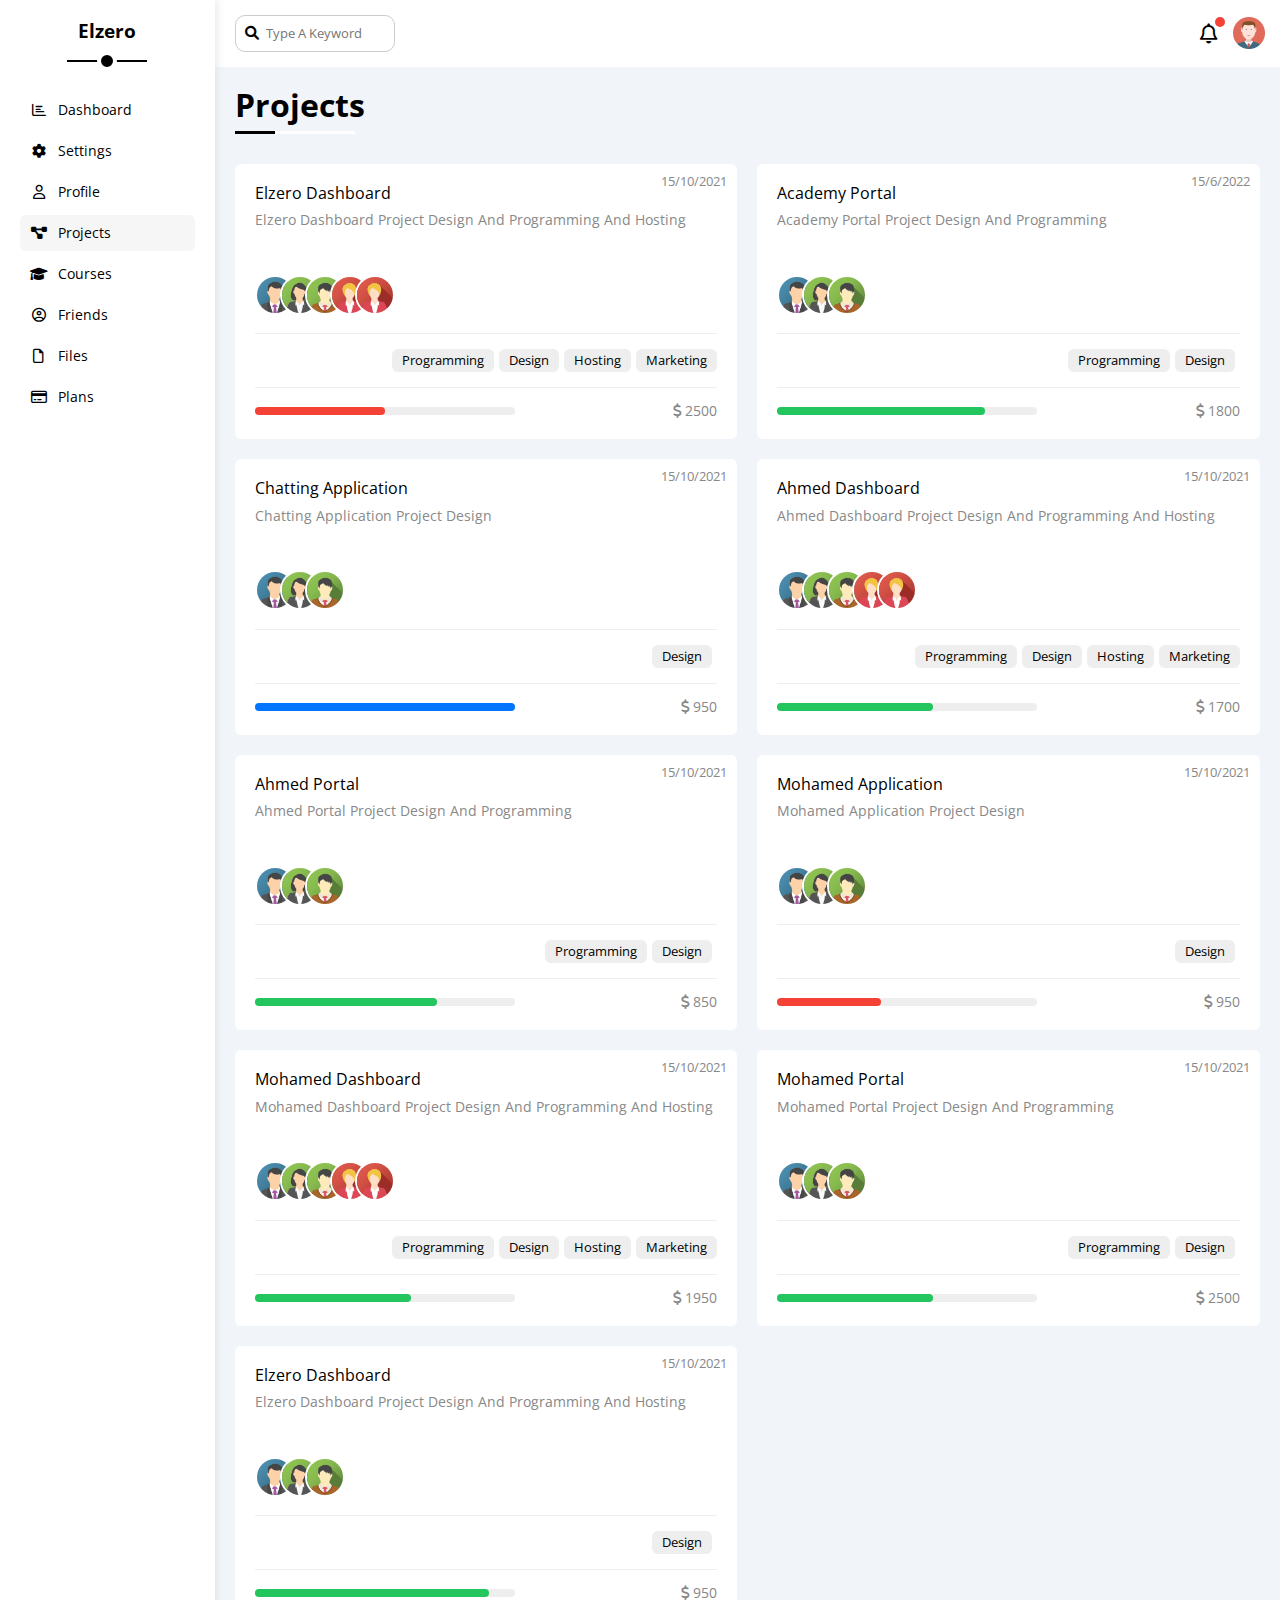
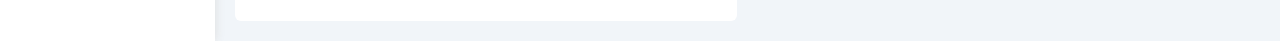
<file: Projects.html>
<!DOCTYPE html>
<html lang="en">
<head>
    <meta charset="UTF-8">
    <meta http-equiv="X-UA-Compatible" content="IE=edge">
    <meta name="viewport" content="width=device-width, initial-scale=1.0">
    <title>Projects</title>
    <link rel="stylesheet" href="css/all.min.css">
    <link rel="stylesheet" href="css/framework.css">
    <link rel="stylesheet" href="css/main.css">
    <link rel="stylesheet" href="css/normalize.css">
    <!-- google fonts open sans -->
    <link rel="preconnect" href="https://fonts.googleapis.com">
    <link rel="preconnect" href="https://fonts.gstatic.com" crossorigin>
    <link href="https://fonts.googleapis.com/css2?family=Cairo:wght@300;400;700&family=Open+Sans:ital,wght@0,300;0,400;0,500;0,700;0,800;1,400&display=swap" rel="stylesheet">
</head>
<body>
    <div class="page d-flex ">
        <div class="sidebar bg-white p-20 p-relative" >
            <h3 class="p-relative txt-c mt-0">Elzero</h3>
            <ul>
                <li>
                    <a class=" d-flex align-center fs-14 c-balck rad-6 p-10 " href="index.html">
                        <i class="fa-regular fa-chart-bar fa-fw"></i>
                        <span>Dashboard</span>
                    </a>
                </li>
                <li>
                    <a class=" d-flex align-center fs-14 c-balck rad-6 p-10 " href="Settings.html">
                        <i class="fa-solid fa-gear fa-fw"></i>
                        <span>Settings</span>
                    </a>
                </li>
                <li>
                    <a class=" d-flex align-center fs-14 c-balck rad-6 p-10 " href="Profile.html">
                        <i class="fa-regular fa-user fa-fw"></i>
                        <span>Profile</span>
                    </a>
                </li>
                <li>
                    <a class="active d-flex align-center fs-14 c-balck rad-6 p-10 " href="Projects.html">
                        <i class="fa-solid fa-diagram-project fa-fw"></i>
                        <span>Projects</span>
                    </a>
                </li>
                <li>
                    <a class=" d-flex align-center fs-14 c-balck rad-6 p-10 " href="Courses.html">
                        <i class="fa-solid fa-graduation-cap fa-fw"></i>
                        <span>Courses</span>
                    </a>
                </li>
                <li>
                    <a class=" d-flex align-center fs-14 c-balck rad-6 p-10 " href="Friends.html">
                        <i class="fa-regular fa-circle-user fa-fw"></i>
                        <span>Friends</span>
                    </a>
                </li>
                <li>
                    <a class=" d-flex align-center fs-14 c-balck rad-6 p-10 " href="Files.html">
                        <i class="fa-regular fa-file fa-fw"></i>
                        <span>Files</span>
                    </a>
                </li>
                <li>
                    <a class=" d-flex align-center fs-14 c-balck rad-6 p-10 " href="Plans.html">
                        <i class="fa-regular fa-credit-card fa-fw"></i>
                        <span>Plans</span>
                    </a>
                </li>
            </ul>
        </div>
        <div class="content w-full">
            <!-- start head -->
            <div class="head bg-white p-15 between-flex">
                <div class="search p-relative">
                   <input type="text" placeholder="Type A Keyword" class="p-10  rad-10 bord-ccc ">
                </div>
                <div class="icons d-flex align-center">
                    <span class="notification p-relative">
                        <i class="fa-regular fa-bell fa-lg"></i>
                    </span>
                    <img src="images/avatar.png"  alt="">
                </div>
            </div>
            <!-- end head -->
            <h1 class="p-relative">Projects</h1>
            <div class="projects-page m-20 d-grid-g20-500 capital-txt d-grid-mobile-200">
                <div class="project bg-white p-20 rad-6 p-relative">
                    <span class="fs-13 c-grey date">15/10/2021</span>
                    <h4 class="m-0 fw-normal">elzero dashboard</h4>
                    <p class="mt-10 mb-10 fs-14 c-grey">Elzero Dashboard Project Design And Programming And Hosting</p>
                    <div class="team">
                        <a href="https://elzero.org/" target="_blank"><img class="wid-40 rad-half" src="images/team-01.png" alt=""></a>
                        <a href="https://elzero.org/" target="_blank"><img class="wid-40 rad-half" src="images/team-02.png" alt=""></a>
                        <a href="https://elzero.org/" target="_blank"><img class="wid-40 rad-half" src="images/team-03.png" alt=""></a>
                        <a href="https://elzero.org/" target="_blank"><img class="wid-40 rad-half" src="images/team-04.png" alt=""></a>
                        <a href="https://elzero.org/" target="_blank"><img class="wid-40 rad-half" src="images/team-04.png" alt=""></a>
                    </div>
                    <div class="techs d-flex bord-top-eee-15 bord-botom-eee-15 flex-column-mobile f-end">
                        <span class="fs-13 btn-shape bg-eee mr-5 w-fit  mb-10-mobile">programming</span>
                        <span class="fs-13 btn-shape bg-eee mr-5 w-fit mb-10-mobile">design</span>
                        <span class="fs-13 btn-shape bg-eee mr-5 w-fit mb-10-mobile">hosting</span>
                        <span class="fs-13 btn-shape bg-eee w-fit">marketing</span>
                    </div>   
                    <div class="info between-flex flex-column-mobile ">
                        <div class="progress bg-eee h-4 p-relative mb-15-mobile">
                            <span class="bg-red" style="width: 50%"></span>
                        </div>
                        <div class="c-grey fs-14">
                            <i class="fa-solid fa-dollar-sign"></i>
                            2500
                        </div>
                    </div>                 
                </div>
                <div class="project bg-white p-20 rad-6 p-relative">
                    <span class="fs-13 c-grey date">15/6/2022</span>
                    <h4 class="m-0 fw-normal">Academy Portal</h4>
                    <p class="mt-10 mb-10 fs-14 c-grey">Academy Portal Project Design And Programming</p>
                    <div class="team">
                        <a href="#"><img class="wid-40 rad-half" src="images/team-01.png" alt=""></a>
                        <a href="#"><img class="wid-40 rad-half" src="images/team-02.png" alt=""></a>
                        <a href="#"><img class="wid-40 rad-half" src="images/team-03.png" alt=""></a>
                    </div>
                    <div class="techs d-flex bord-top-eee-15 bord-botom-eee-15 flex-column-mobile f-end">
                        <span class="fs-13 btn-shape bg-eee mr-5 w-fit  mb-10-mobile">programming</span>
                        <span class="fs-13 btn-shape bg-eee mr-5 w-fit mb-10-mobile">design</span>
                    </div>   
                    <div class="info between-flex flex-column-mobile">
                        <div class="progress bg-eee h-4 p-relative mb-15-mobile">
                            <span class="bg-green" style="width: 80%"></span>
                        </div>
                        <div class="c-grey fs-14">
                            <i class="fa-solid fa-dollar-sign"></i>
                            1800
                        </div>
                    </div>                 
                </div>
                <div class="project bg-white p-20 rad-6 p-relative">
                    <span class="fs-13 c-grey date">15/10/2021</span>
                    <h4 class="m-0 fw-normal">Chatting Application</h4>
                    <p class="mt-10 mb-10 fs-14 c-grey">Chatting Application Project Design  </p>
                    <div class="team">
                        <a href="#"><img class="wid-40 rad-half" src="images/team-01.png" alt=""></a>
                        <a href="#"><img class="wid-40 rad-half" src="images/team-02.png" alt=""></a>
                        <a href="#"><img class="wid-40 rad-half" src="images/team-03.png" alt=""></a>
                    </div>
                    <div class="techs d-flex bord-top-eee-15 bord-botom-eee-15 flex-column-mobile f-end">
                        <span class="fs-13 btn-shape bg-eee mr-5 w-fit mb-10-mobile">design</span>
                    </div>   
                    <div class="info between-flex flex-column-mobile">
                        <div class="progress bg-eee h-4 p-relative mb-15-mobile">
                            <span class="bg-blue" style="width: 100%"></span>
                        </div>
                        <div class="c-grey fs-14">
                            <i class="fa-solid fa-dollar-sign"></i>
                            950
                        </div>
                    </div>                 
                </div>
                <div class="project bg-white p-20 rad-6 p-relative">
                    <span class="fs-13 c-grey date">15/10/2021</span>
                    <h4 class="m-0 fw-normal">Ahmed Dashboard</h4>
                    <p class="mt-10 mb-10 fs-14 c-grey">Ahmed Dashboard Project Design And Programming And Hosting</p>
                    <div class="team">
                        <a href="#"><img class="wid-40 rad-half" src="images/team-01.png" alt=""></a>
                        <a href="#"><img class="wid-40 rad-half" src="images/team-02.png" alt=""></a>
                        <a href="#"><img class="wid-40 rad-half" src="images/team-03.png" alt=""></a>
                        <a href="#"><img class="wid-40 rad-half" src="images/team-04.png" alt=""></a>
                        <a href="#"><img class="wid-40 rad-half" src="images/team-04.png" alt=""></a>
                    </div>
                    <div class="techs d-flex bord-top-eee-15 bord-botom-eee-15 flex-column-mobile f-end">
                        <span class="fs-13 btn-shape bg-eee mr-5 w-fit  mb-10-mobile">programming</span>
                        <span class="fs-13 btn-shape bg-eee mr-5 w-fit mb-10-mobile">design</span>
                        <span class="fs-13 btn-shape bg-eee mr-5 w-fit mb-10-mobile">hosting</span>
                        <span class="fs-13 btn-shape bg-eee w-fit">marketing</span>
                    </div>   
                    <div class="info between-flex flex-column-mobile">
                        <div class="progress bg-eee h-4 p-relative mb-15-mobile">
                            <span class="bg-green" style="width: 60%"></span>
                        </div>
                        <div class="c-grey fs-14">
                            <i class="fa-solid fa-dollar-sign"></i>
                            1700
                        </div>
                    </div>                 
                </div>
                <div class="project bg-white p-20 rad-6 p-relative">
                    <span class="fs-13 c-grey date">15/10/2021</span>
                    <h4 class="m-0 fw-normal">Ahmed Portal</h4>
                    <p class="mt-10 mb-10 fs-14 c-grey">Ahmed Portal Project Design And Programming</p>
                    <div class="team">
                        <a href="#"><img class="wid-40 rad-half" src="images/team-01.png" alt=""></a>
                        <a href="#"><img class="wid-40 rad-half" src="images/team-02.png" alt=""></a>
                        <a href="#"><img class="wid-40 rad-half" src="images/team-03.png" alt=""></a>
                    </div>
                    <div class="techs d-flex bord-top-eee-15 bord-botom-eee-15 flex-column-mobile f-end">
                        <span class="fs-13 btn-shape bg-eee mr-5 w-fit  mb-10-mobile">programming</span>
                        <span class="fs-13 btn-shape bg-eee mr-5 w-fit mb-10-mobile">design</span>
                    </div>   
                    <div class="info between-flex flex-column-mobile">
                        <div class="progress bg-eee h-4 p-relative mb-15-mobile">
                            <span class="bg-green" style="width: 70%"></span>
                        </div>
                        <div class="c-grey fs-14">
                            <i class="fa-solid fa-dollar-sign"></i>
                            850
                        </div>
                    </div>                 
                </div>
                <div class="project bg-white p-20 rad-6 p-relative">
                    <span class="fs-13 c-grey date">15/10/2021</span>
                    <h4 class="m-0 fw-normal">Mohamed Application</h4>
                    <p class="mt-10 mb-10 fs-14 c-grey">Mohamed Application Project Design</p>
                    <div class="team">
                        <a href="#"><img class="wid-40 rad-half" src="images/team-01.png" alt=""></a>
                        <a href="#"><img class="wid-40 rad-half" src="images/team-02.png" alt=""></a>
                        <a href="#"><img class="wid-40 rad-half" src="images/team-03.png" alt=""></a>
                    </div>
                    <div class="techs d-flex bord-top-eee-15 bord-botom-eee-15 flex-column-mobile f-end">
                        <span class="fs-13 btn-shape bg-eee mr-5 w-fit mb-10-mobile">design</span>
                    </div>   
                    <div class="info between-flex flex-column-mobile">
                        <div class="progress bg-eee h-4 p-relative mb-15-mobile">
                            <span class="bg-red" style="width: 40%"></span>
                        </div>
                        <div class="c-grey fs-14">
                            <i class="fa-solid fa-dollar-sign"></i>
                            950
                        </div>
                    </div>                 
                </div>
                <div class="project bg-white p-20 rad-6 p-relative">
                    <span class="fs-13 c-grey date">15/10/2021</span>
                    <h4 class="m-0 fw-normal">Mohamed Dashboard</h4>
                    <p class="mt-10 mb-10 fs-14 c-grey">Mohamed Dashboard Project Design And Programming And Hosting</p>
                    <div class="team">
                        <a href="#"><img class="wid-40 rad-half" src="images/team-01.png" alt=""></a>
                        <a href="#"><img class="wid-40 rad-half" src="images/team-02.png" alt=""></a>
                        <a href="#"><img class="wid-40 rad-half" src="images/team-03.png" alt=""></a>
                        <a href="#"><img class="wid-40 rad-half" src="images/team-04.png" alt=""></a>
                        <a href="#"><img class="wid-40 rad-half" src="images/team-04.png" alt=""></a>
                    </div>
                    <div class="techs d-flex bord-top-eee-15 bord-botom-eee-15 flex-column-mobile f-end">
                        <span class="fs-13 btn-shape bg-eee mr-5 w-fit  mb-10-mobile">programming</span>
                        <span class="fs-13 btn-shape bg-eee mr-5 w-fit mb-10-mobile">design</span>
                        <span class="fs-13 btn-shape bg-eee mr-5 w-fit mb-10-mobile">hosting</span>
                        <span class="fs-13 btn-shape bg-eee w-fit">marketing</span>
                    </div>   
                    <div class="info between-flex flex-column-mobile">
                        <div class="progress bg-eee h-4 p-relative mb-15-mobile">
                            <span class="bg-green" style="width: 60%"></span>
                        </div>
                        <div class="c-grey fs-14">
                            <i class="fa-solid fa-dollar-sign"></i>
                            1950
                        </div>
                    </div>                 
                </div>
                <div class="project bg-white p-20 rad-6 p-relative">
                    <span class="fs-13 c-grey date">15/10/2021</span>
                    <h4 class="m-0 fw-normal">Mohamed Portal</h4>
                    <p class="mt-10 mb-10 fs-14 c-grey">Mohamed Portal Project Design And Programming</p>
                    <div class="team">
                        <a href="#"><img class="wid-40 rad-half" src="images/team-01.png" alt=""></a>
                        <a href="#"><img class="wid-40 rad-half" src="images/team-02.png" alt=""></a>
                        <a href="#"><img class="wid-40 rad-half" src="images/team-03.png" alt=""></a>
                    </div>
                    <div class="techs d-flex bord-top-eee-15 bord-botom-eee-15 flex-column-mobile f-end">
                        <span class="fs-13 btn-shape bg-eee mr-5 w-fit  mb-10-mobile">programming</span>
                        <span class="fs-13 btn-shape bg-eee mr-5 w-fit mb-10-mobile">design</span>
                    </div>   
                    <div class="info between-flex flex-column-mobile">
                        <div class="progress bg-eee h-4 p-relative mb-15-mobile">
                            <span class="bg-green" style="width: 60%"></span>
                        </div>
                        <div class="c-grey fs-14">
                            <i class="fa-solid fa-dollar-sign"></i>
                            2500
                        </div>
                    </div>                 
                </div>
                <div class="project bg-white p-20 rad-6 p-relative">
                    <span class="fs-13 c-grey date">15/10/2021</span>
                    <h4 class="m-0 fw-normal">elzero dashboard</h4>
                    <p class="mt-10 mb-10 fs-14 c-grey">Elzero Dashboard Project Design And Programming And Hosting</p>
                    <div class="team">
                        <a href="#"><img class="wid-40 rad-half" src="images/team-01.png" alt=""></a>
                        <a href="#"><img class="wid-40 rad-half" src="images/team-02.png" alt=""></a>
                        <a href="#"><img class="wid-40 rad-half" src="images/team-03.png" alt=""></a>
                    </div>
                    <div class="techs d-flex bord-top-eee-15 bord-botom-eee-15 flex-column-mobile f-end">
                        <span class="fs-13 btn-shape bg-eee mr-5 w-fit mb-10-mobile">design</span>
                    </div>   
                    <div class="info between-flex flex-column-mobile">
                        <div class="progress bg-eee h-4 p-relative mb-15-mobile">
                            <span class="bg-green" style="width: 90%"></span>
                        </div>
                        <div class="c-grey fs-14">
                            <i class="fa-solid fa-dollar-sign"></i>
                            950
                        </div>
                    </div>                 
                </div>
            </div>
        </div>
    </div>
</body>
</html>
</file>
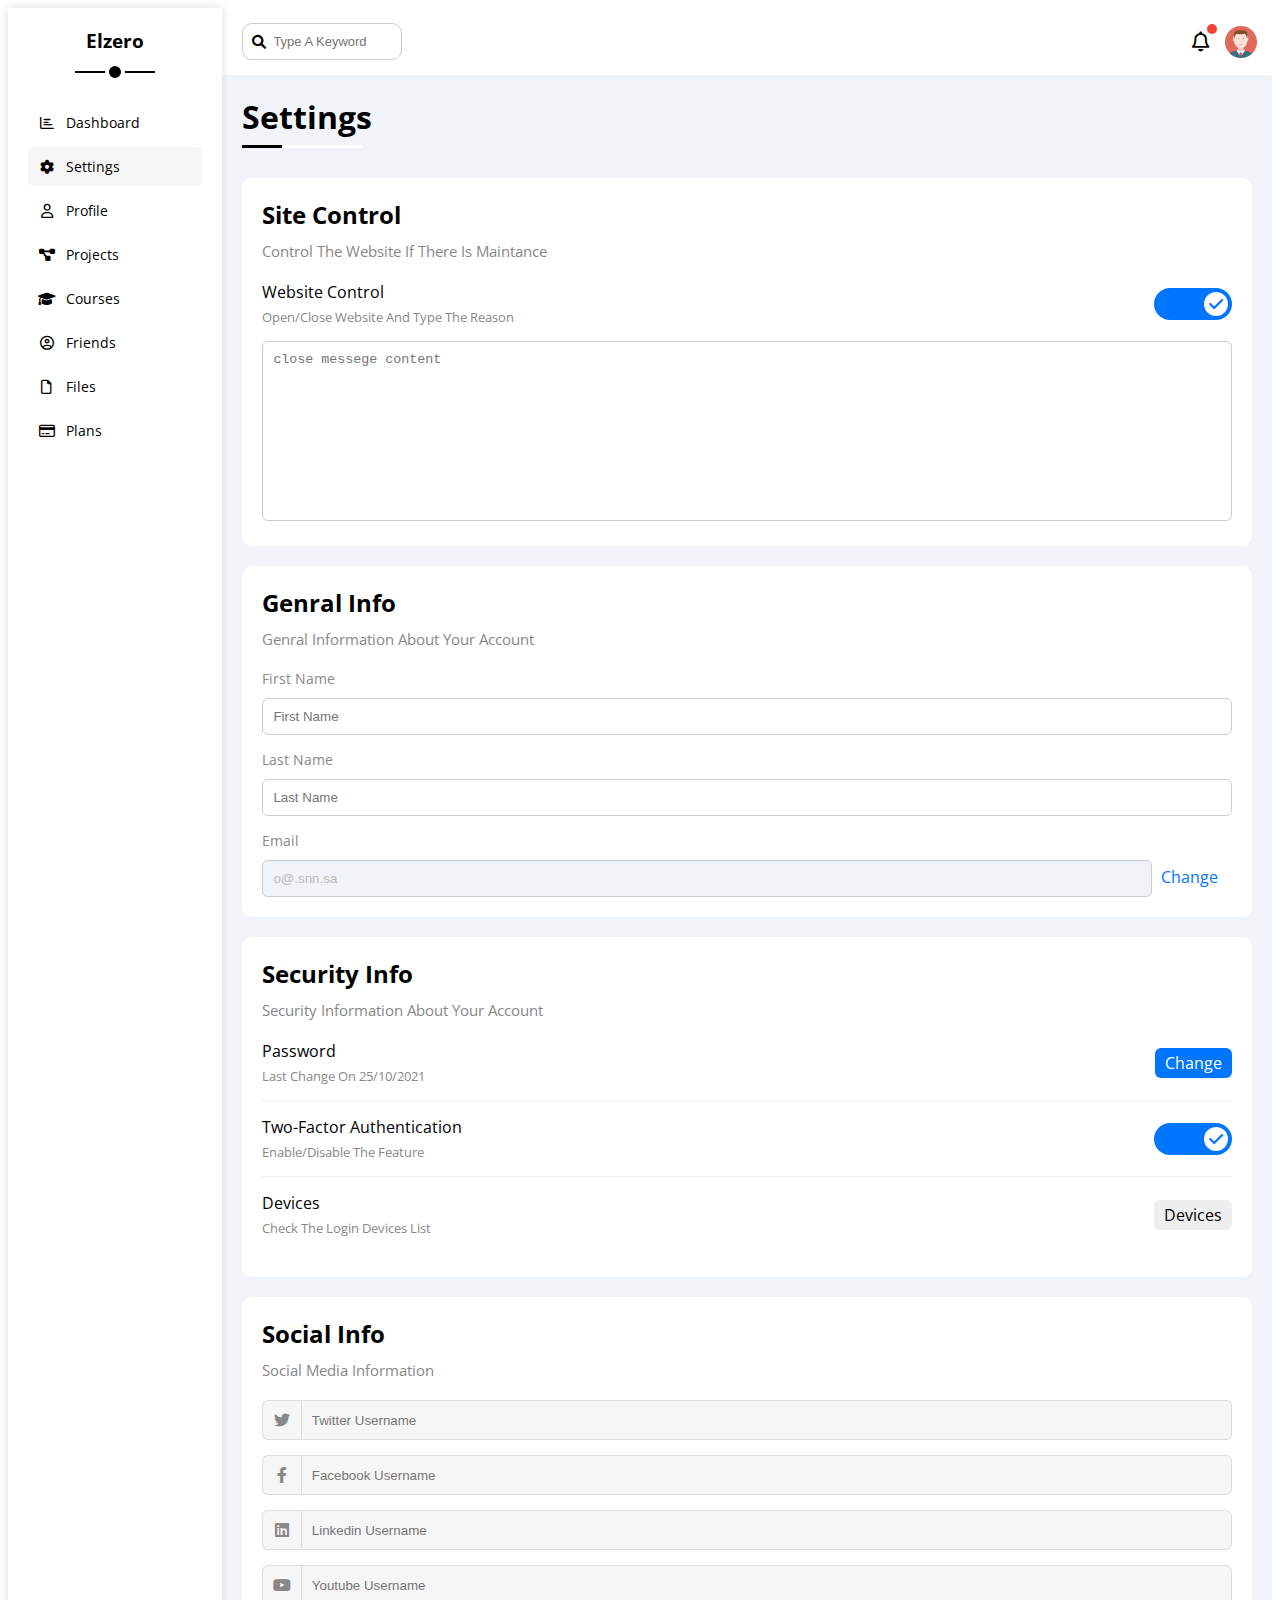
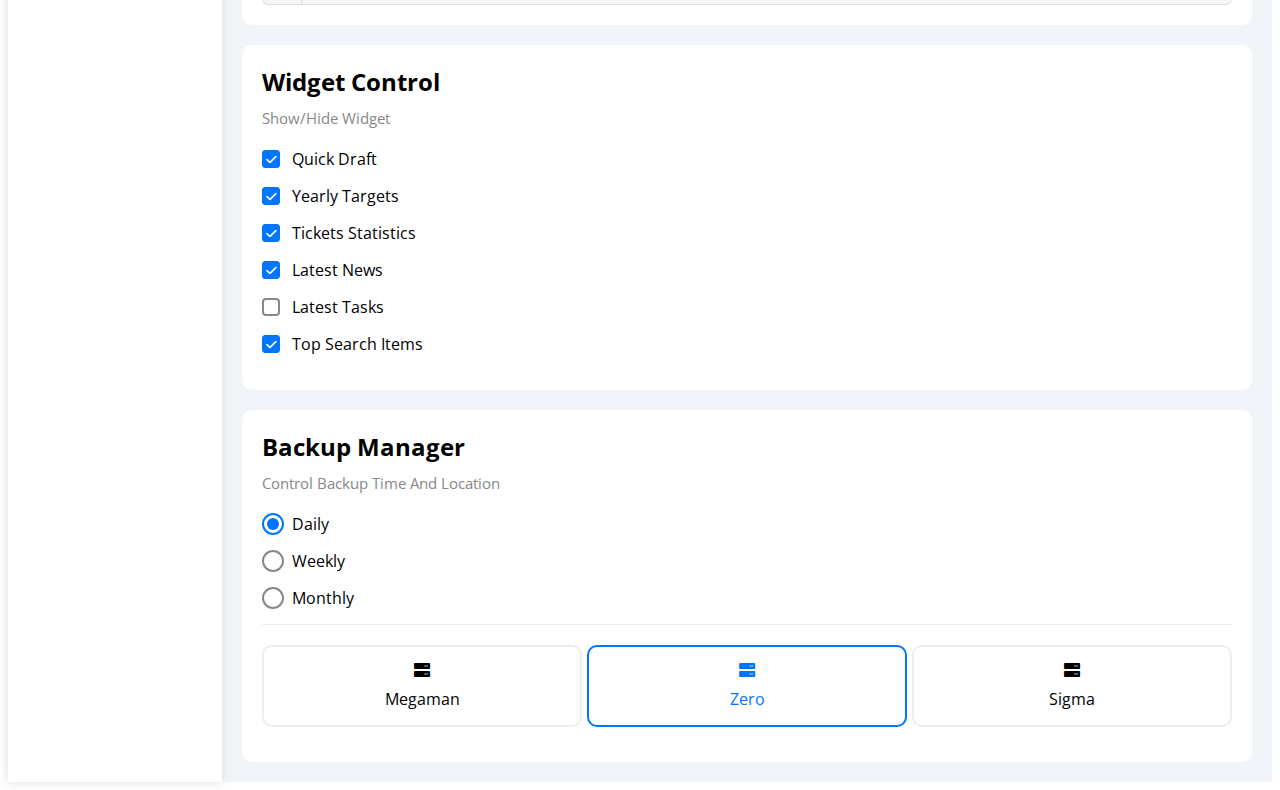
<file: Settings.html>
<!DOCTYPE html>
<html lang="en">
<head>
    <meta charset="UTF-8">
    <meta http-equiv="X-UA-Compatible" content="IE=edge">
    <meta name="viewport" content="width=device-width, initial-scale=1.0">
    <title>Settings</title>
    <link rel="stylesheet" href="css/all.min.css">
    <link rel="stylesheet" href="css/main.css">
    <link rel="stylesheet" href="css/framework.css">

    <!-- google fonts open sans -->
    <link rel="preconnect" href="https://fonts.googleapis.com">
    <link rel="preconnect" href="https://fonts.gstatic.com" crossorigin>
    <link href="https://fonts.googleapis.com/css2?family=Cairo:wght@300;400;700&family=Open+Sans:ital,wght@0,300;0,400;0,500;0,700;0,800;1,400&display=swap" rel="stylesheet">
</head>
<body>
    <div class="page d-flex ">
        <div class="sidebar bg-white p-20 p-relative" >
            <h3 class="p-relative txt-c mt-0">Elzero</h3>
            <ul>
                <li>
                    <a class=" d-flex align-center fs-14 c-balck rad-6 p-10 " href="index.html">
                        <i class="fa-regular fa-chart-bar fa-fw"></i>
                        <span>Dashboard</span>
                    </a>
                </li>
                <li>
                    <a class="active d-flex align-center fs-14 c-balck rad-6 p-10 " href="Settings.html">
                        <i class="fa-solid fa-gear fa-fw"></i>
                        <span>Settings</span>
                    </a>
                </li>
                <li>
                    <a class=" d-flex align-center fs-14 c-balck rad-6 p-10 " href="Profile.html">
                        <i class="fa-regular fa-user fa-fw"></i>
                        <span>Profile</span>
                    </a>
                </li>
                <li>
                    <a class=" d-flex align-center fs-14 c-balck rad-6 p-10 " href="Projects.html">
                        <i class="fa-solid fa-diagram-project fa-fw"></i>
                        <span>Projects</span>
                    </a>
                </li>
                <li>
                    <a class=" d-flex align-center fs-14 c-balck rad-6 p-10 " href="Courses.html">
                        <i class="fa-solid fa-graduation-cap fa-fw"></i>
                        <span>Courses</span>
                    </a>
                </li>
                <li>
                    <a class=" d-flex align-center fs-14 c-balck rad-6 p-10 " href="Friends.html">
                        <i class="fa-regular fa-circle-user fa-fw"></i>
                        <span>Friends</span>
                    </a>
                </li>
                <li>
                    <a class=" d-flex align-center fs-14 c-balck rad-6 p-10 " href="Files.html">
                        <i class="fa-regular fa-file fa-fw"></i>
                        <span>Files</span>
                    </a>
                </li>
                <li>
                    <a class=" d-flex align-center fs-14 c-balck rad-6 p-10 " href="Plans.html">
                        <i class="fa-regular fa-credit-card fa-fw"></i>
                        <span>Plans</span>
                    </a>
                </li>
            </ul>
        </div>
        <div class="content w-full">
            <!-- start head -->
            <div class="head bg-white p-15 between-flex">
                <div class="search p-relative">
                   <input type="text" placeholder="Type A Keyword" class="p-10  rad-10 bord-ccc ">
                </div>
                <div class="icons d-flex align-center">
                    <span class="notification p-relative">
                        <i class="fa-regular fa-bell fa-lg"></i>
                    </span>
                    <img src="images/avatar.png"  alt="">
                </div>
            </div>
            <!-- end head -->

            <!-- start toggle switch -->
            <!-- <label >
                    <input class="toggle-checkbox" type="checkbox" checked>
                    <div class="toggle-switch"></div>
                 </label>
             -->
            <!-- end toggle switch -->

            <h1 class="p-relative">Settings</h1>
            <div class="settings-page m-20 d-grid gap-20">
                <!-- start settings box -->
                <div class="p-20 bg-white rad-10 capital-txt">
                    <h2 class="mt-0 mb-10 ">site control</h2>
                    <p class="c-grey fs-15 mt-0 mb-20 ">control the website if there is maintance</p>
                    <div class="mb-15 between-flex ">
                        <div>
                            <span>Website Control</span>
                            <p class="c-grey mt-5 mb-0 fs-13">Open/Close Website And Type The Reason</p>
                        </div>
                        <div>
                            <label >
                                <input class="toggle-checkbox" type="checkbox" checked>
                                <div class="toggle-switch"></div>
                            </label>
                        </div>
                    </div>
                    <textarea placeholder="close messege content " class="textarea-re b-none p-10 rad-6 w-full close-messege"></textarea>
                </div>

                <!-- start genral info -->
                <div class="genral-info bg-white rad-10 p-20 capital-txt">
                    <h2 class="mt-0 mb-10">genral info</h2>
                    <p class="c-grey fs-15 mt-0 mb-20">genral information about your account</p>
                    <div class="mb-15 " >
                        <label for="first" class="fs-14 d-block c-grey mb-10">first name</label>
                        <input type="text" class=" bord-ccc p-10 rad-6 d-block w-full" id="first" placeholder="First Name">
                    </div>
                    <div class="mb-15 " >
                        <label for="last" class="fs-14 d-block c-grey mb-10">last name</label>
                        <input type="text" class=" bord-ccc p-10 rad-6 d-block w-full" id="last" placeholder="Last Name">
                    </div>
                    <div>
                        <label for="email" class="fs-14 d-block c-grey mb-10">email</label>
                        <input type="email" class="email bord-ccc p-10 rad-6 d-block w-full" id="email" placeholder="o@.snn.sa" disabled>
                        <a href="#" class="c-blue ml-5">change</a>
                    </div>
                </div>
                <!-- end genral info -->

                <!-- start security info -->
                <div class="security-info p-20 bg-white rad-10 capital-txt">
                    <h2 class="mt-0 mb-10 ">security info</h2>
                    <p class="c-grey fs-15 mt-0 mb-20 ">security information about your account</p>
                    <div class="mb-15 between-flex ">
                        <div>
                            <span>password</span>
                            <p class="c-grey mt-5 mb-0 fs-13">last change on 25/10/2021</p>
                        </div>
                        <a class="btn-shape bg-blue c-white cr-pointer" href="Profile.html" target="_blank">
                           change
                        </a>
                    </div>
                    <div class="mb-15 pt-15 pb-15 between-flex bord-top-eee bord-botom-eee">
                        <div>
                            <span>two-factor authentication</span>
                            <p class="c-grey mt-5 mb-0 fs-13">enable/disable the feature</p>
                        </div>
                        <div class="m-0 ">
                            <label >
                                <input class="toggle-checkbox" type="checkbox" checked>
                                <div class="toggle-switch"></div>
                            </label>
                        </div>
                    </div>
                    <div class="mb-20 between-flex">
                        <div>
                            <span>devices</span>
                            <p class="c-grey mt-5 mb-0 fs-13">check the login devices list</p>
                        </div>
                        <a class="btn-shape bg-eee c-balck cr-pointer" href="#" target="_blank">
                            devices
                         </a>
                    </div>
                </div>
                <!-- end security info -->

                <!-- start social media -->
                <div class="social-boxes p-20 bg-white rad-10 capital-txt">
                    <h2 class="mt-0 mb-10 ">social info</h2>
                    <p class="c-grey fs-15 mt-0 mb-20 ">social media information</p>

                    <div class="d-flex align-center mb-15 ">
                        <i class="fa-brands fa-twitter c-grey center-flex"></i>
                        <input type="text" placeholder="Twitter Username" class="w-full">
                    </div>
                    <div class="d-flex align-center mb-15 ">
                        <i class="fa-brands fa-facebook-f c-grey center-flex"></i>
                        <input type="text" placeholder="Facebook Username" class="w-full">
                    </div>
                    <div class="d-flex align-center mb-15 ">
                        <i class="fa-brands fa-linkedin c-grey center-flex"></i>
                        <input type="text" placeholder="Linkedin Username" class="w-full">
                    </div>
                    <div class="d-flex align-center">
                        <i class="fa-brands fa-youtube c-grey center-flex"></i>
                        <input type="text" placeholder="Youtube Username" class="w-full">
                    </div>

                </div>
                <!-- end social media -->
                <!-- start widget control -->
                <div class="widgets-control p-20 bg-white rad-10 capital-txt">
                    <h2 class="mt-0 mb-10 ">widget control</h2>
                    <p class="c-grey fs-15 mt-0 mb-20 ">show/hide widget</p>

                    <div class="control mb-15 d-flex align-center">
                        <input type="checkbox" name="" id="one"checked>
                        <label for="one">quick draft</label>
                    </div>
                    <div class="control mb-15 d-flex align-center">
                        <input type="checkbox" name="" id="two"checked>
                        <label for="two">yearly targets</label>
                    </div>
                    <div class="control mb-15 d-flex align-center">
                        <input type="checkbox" name="" id="three"checked>
                        <label for="three">tickets statistics</label>
                    </div>
                    <div class="control mb-15 d-flex align-center">
                        <input type="checkbox" name="" id="four" checked>
                        <label for="four">latest news</label>
                    </div>
                    <div class="control mb-15 d-flex align-center">
                        <input type="checkbox" name="" id="five" >
                        <label for="five">latest tasks</label>
                    </div>
                    <div class="control mb-15 d-flex align-center">
                        <input type="checkbox" name="" id="six" checked>
                        <label for="six">top search items</label>
                    </div>

                </div>
                <!-- end widget control -->

                <!-- start backup control -->
                <div class="backup-control p-20 bg-white rad-10 capital-txt">
                    <h2 class="mt-0 mb-10 ">backup manager</h2>
                    <p class="c-grey fs-15 mt-0 mb-20 ">control backup time and location</p>
                    
                    <div class="date mb-15 d-flex align-center">
                        <input type="radio" name="time" id="daily" checked>
                        <label for="daily">daily</label>
                    </div>
                    <div class="date mb-15 d-flex align-center">
                        <input type="radio" name="time" id="weekly">
                        <label for="weekly">weekly</label>
                    </div>
                    <div class="date mb-15 d-flex align-center">
                        <input type="radio" name="time" id="monthly">
                        <label for="monthly">monthly</label>
                    </div>
                    
                    <div class="servers d-flex align-center txt-c">
                        
                        <input type="radio" name="servers" id="server-one">
                        <div class="server w-full mb-15 mr-5 rad-10 ">
                            <label class="d-block m-15" for="server-one">
                                <i class="fa-solid fa-server d-block mb-10"></i>
                                megaman
                            </label>
                        </div>
                        
                        <input type="radio" name="servers" id="server-two" checked>
                        <div class="server w-full mb-15 mr-5 rad-10 ">
                            <label class="d-block m-15" for="server-two">
                                <i class="fa-solid fa-server d-block mb-10"></i>
                                zero
                            </label>
                        </div>

                        <input type="radio" name="servers" id="server-three">
                        <div class="server w-full mb-15  rad-10 ">
                            <label class="d-block m-15" for="server-three">
                                <i class="fa-solid fa-server d-block mb-10"></i>
                                sigma
                            </label>
                        </div>


                    </div>
                </div>
                <!-- end backup control -->
                 <!-- end settings box -->
            </div>
        </div>
    </div>
</body>
</html>
</file>
<file: css/framework.css>
:root{
    --fa-style-family-classic: "Font Awesome 6 Free";
    --blue-color: #0075ff;
    --blue-alt-color: #0d69d5;
    --orange-color: #f59e0b;
    --green-color: #22c55e;
    --red-color: #f44336;
    --grey-color: #888;
}
/* start box */
.d-flex{
    display: flex;
}
.f-wrap{
    flex-wrap: wrap;
}
.f-end{
    justify-content: flex-end;
}
.f-grow{
    flex-grow: 1;
}
.align-center{
    align-items: center;
}
.space-between{
    justify-content: space-between;
}
.d-grid{
    display: grid;
}
.gap-20{
    gap: 20px;
}
.d-block{
    display: block;
}
@media (max-width: 767px){
    .block-mobile{
        display: block;
    }
    .hide-mobile{
        display: none;
    }
} 
/* end box */
/* start pading + margin */
.p-10{
    padding: 10px;
}
.p-15{
    padding: 15px;
}
.p-20{
    padding: 20px;
}
.pt-15{
    padding-top: 15px;
}
.pt-20{
    padding-top: 20px;
}
.pb-10{
    padding-bottom: 10px;
}
.pb-15{
    padding-bottom: 15px;
}
.pb-20{
    padding-bottom: 20px;
}
.pl-15{
    padding-left: 15px;
}
.m-0{
    margin: 0;
}
.m-15{
    margin: 15px;
}
.m-20{
    margin: 20px;
}
.mt-0{
    margin-top: 0;
}
.mt-5{
    margin-top: 5px;
}
.mt-10{
    margin-top: 10px;
}
.mt-15{
    margin-top: 15px;
} 
.mt-20{
    margin-top: 20px;
}
.mt-25{
    margin-top: 25px;
}
.mr-5{
    margin-right: 5px;
}
.mr-10{
    margin-right: 10px;
}
.mr-15{
    margin-right: 15px;
}
.mb-0{
    margin-bottom: 0px;
}
.mb-5{
    margin-bottom: 5px;
}
.mb-10{
    margin-bottom: 10px;
}
.mb-15{
    margin-bottom: 15px;
}
.mb-20{
    margin-bottom: 20px;
}
.mb-25{
    margin-bottom: 25px;
}
.ml-5{
    margin-left: 5px;
}
.ml-10{
    margin-left: 10px;
}
.lf-10{
    left: 10px
}
.tp-10{
    top: 10px;
}
.flex-1{
    flex: 1;
}
/* end pading + margin */

/* start color */
.bg-white{
    background-color: white;
}
.c-balck{
    color: black;
}
.bg-eee{
    background-color: #eee;
}
.bg-blue{
    background-color: var(--blue-color);
}
.bg-orange{
    background-color: var(--orange-color);
}
.bg-green{
    background-color: var(--green-color);
}
.bg-red{
    background-color: var(--red-color);
}
.c-red{
    color: var(--red-color);
}
.c-grey{
    color: var(--grey-color);
}
.c-white{
    color: white;
}
.c-blue{
    color: var(--blue-color);
}
.c-orange{
    color: var(--orange-color);
}
.c-green{
    color: var(--green-color);
}
/* end color */
/* start position */
.p-relative{
    position: relative;
}
.p-absolute{
    position: absolute;
}
/* end position */

/* start font */
.txt-c{
    text-align: center;
}
.capital-txt{
    text-transform: capitalize;
}
.fw-normal{
    font-weight: normal;
}
.fs-13{
    font-size: 13px;
}
.fs-14{
    font-size: 14px;
}
.fs-15{
    font-size: 15px;
}
.fs-25{
    font-size: 25px;
}
.w-full{
    width: 100%;
}
.wid-30{
    width: 30px;
}
.wid-40{
    width: 40px;
}
.wid-50{
    width: 50px;
}
.wid-60{
    width: 60px;
}
.wid-70{
    width: 70px;
}
.wid-80{
    width: 80px;
}
.wid-90{
    width: 90px;
}
.wid-100{
    width: 100px;
}
.wid-150{
    width: 150px;
}
.h-4{
    height: 4px;
}
.h-40{
    height: 40px;
}
.h-50{
    height: 50px;
}
.h-100{
    height: 100px;
}
.h-full{
    height: 100%;
}
.fw-bold{
    font-weight: bold;
}
@media (max-width: 767px){
    .txt-c-mobile{
        text-align: center;
    }
}
.w-fit{
    width: fit-content;
}
/* end font*/

/* start border */
.rad-6{
    border-radius: 6px;
    -webkit-border-radius: 6px;
    -moz-border-radius: 6px;
    -ms-border-radius: 6px;
    -o-border-radius: 6px;
}
.rad-10{
    border-radius: 10px;
    -webkit-border-radius: 10px;
    -moz-border-radius: 10px;
    -ms-border-radius: 10px;
    -o-border-radius: 10px;
}
.bord-ccc{
    border: 1px solid #ccc;
}
.bord-eee{
    border: 1px solid #eee;
}
.bord-top-eee{
    border-top: 1px solid #eee;
}
.bord-botom-eee{
    border-bottom: 1px solid #eee;
}
.bord-top-ccc{
    border-top: 1px solid #ccc;
}
.bord-botom-ccc{
    border-bottom: 1px solid #ccc;
}
.b-none{
    border: none;
}
.rad-half{
    border-radius: 50%;
    -webkit-border-radius: 50%;
    -moz-border-radius: 50%;
    -ms-border-radius: 50%;
    -o-border-radius: 50%;
}
/* end border */
/* start components */
.center-flex{
    display: flex;
    align-items: center;
    justify-content: center;
}
.between-flex{
    display: flex;
    align-items: center;
    justify-content: space-between;
}
.btn-shape{
    padding: 4px 10px;
    border-radius: 6px;
    -webkit-border-radius: 6px;
    -moz-border-radius: 6px;
    -ms-border-radius: 6px;
    -o-border-radius: 6px;
}
.bord-botom-eee-10{
    margin-bottom: 10px;
    padding-bottom: 10px;
    border-bottom: 1px solid #eee;
}
.bord-botom-eee-15{
    margin-bottom: 15px;
    padding-bottom: 15px;
    border-bottom: 1px solid #eee;
}
.bord-botom-eee-20{
    margin-bottom: 20px;
    padding-bottom: 20px;
    border-bottom: 1px solid #eee;
}
.bord-top-eee-10{
    margin-top: 10px;
    padding-top: 10px;
    border-top: 1px solid #eee;
}
.bord-top-eee-15{
    margin-top: 15px;
    padding-top: 15px;
    border-top: 1px solid #eee;
}
.bord-top-eee-20{
    margin-top: 20px;
    padding-top: 20px;
    border-top: 1px solid #eee;
}
.textarea-re{
    resize: none;
    min-height: 180px;
    border: 1px solid #ccc;
}
.cr-pointer{
    cursor: pointer;
}
.d-grid-g20-450{
    display: grid;
    grid-template-columns: repeat(auto-fill , minmax(450px,1fr));
    gap: 20px;
}
.d-grid-g20-500{
    display: grid;
    grid-template-columns: repeat(auto-fill , minmax(500px,1fr));
    gap: 20px;
}
.d-grid-g20-200{
    display: grid;
    grid-template-columns: repeat(auto-fill , minmax(200px,1fr));
    gap: 20px;
}
.d-grid-g20-250{
    display: grid;
    grid-template-columns: repeat(auto-fill , minmax(250px,1fr));
    gap: 20px;
}
.d-grid-g20-300{
    display: grid;
    grid-template-columns: repeat(auto-fill , minmax(300px,1fr));
    gap: 20px;
}
@media (max-width: 767px){
    .d-grid-mobile-200{
        display: grid;
        grid-template-columns: minmax(200px , 1fr);
        gap: 10px;
        margin-left: 10px;
        margin-right: 10px;
    }
    .d-grid-mobile-250{
        display: grid;
        grid-template-columns: minmax(250px , 1fr);
        gap: 10px;
        margin-left: 10px;
        margin-right: 10px;
    }
}
@media (max-width: 767px){
    .flex-column-mobile{
        flex-direction: column;
        align-items: normal;
    }
    .mb-10-mobile{
        margin: 0 0 10px 0;
    }
    .mb-15-mobile{
        margin: 0 0 15px 0;
    }
}

/* end components */
</file>
<file: css/main.css>
body{
    font-family: 'Cairo', sans-serif;
    font-family: 'Open Sans', sans-serif;
   
}
:root{
    --fa-style-family-classic: "Font Awesome 6 Free";
    --blue-color: #0075ff;
    --blue-alt-color: #0d69d5;
    --orange-color: #f59e0b;
    --green-color: #22c55e;
    --red-color: #f44336;
    --grey-color: #888;
}
a{
    text-decoration: none;
    text-transform: capitalize;
}
*{
    box-sizing: border-box;
    scroll-behavior: smooth;
}
*:focus{
    outline: none;
}
a{
    text-decoration: none;
}
ul{
    list-style: none;
    padding: 0;
}
::-webkit-scrollbar{
    width: 15px;
}
::-webkit-scrollbar-track{
    background-color: white;
}
::-webkit-scrollbar-thumb{
    background-color: var(--blue-color);
}
::-webkit-scrollbar-thumb:hover{
    background-color: var(--blue-alt-color);
}

.page{
    min-height: 100vh;
    background-color: #f1f5f9;
}
.page h1{
    margin: 20px 20px 40px;
    position: relative;
}
.page h1::before,
.page h1::after{
    content: "";
    position: absolute;
    bottom: -10px;
    left: 0;
    height: 3px;    
}
.page h1::before{
    background-color: white;
    width: 120px;
}
.page h1::after{
    background-color: black;
    width: 40px;
}
/* start sidebar */
.sidebar{
    width: 250px;
    box-shadow: 0 0 10px #ddd;
}
.sidebar > h3{
    margin-bottom: 50px;
}
@media (min-width: 768px){
.sidebar > h3::before,
.sidebar > h3::after{
    content: "";
    position: absolute;
    background-color: black;
    left: 50%;
    transform: translateX(-50%);
    -webkit-transform: translateX(-50%);
    -moz-transform: translateX(-50%);
    -ms-transform: translateX(-50%);
    -o-transform: translateX(-50%);
}
.sidebar > h3::before{
    width: 80px;
    height: 2px;
    bottom: -20px;
}
.sidebar > h3::after{
    width: 12px;
    height: 12px;
    border-radius: 50%;
    -webkit-border-radius: 50%;
    -moz-border-radius: 50%;
    -ms-border-radius: 50%;
    -o-border-radius: 50%;
    border: 4px solid white;
    bottom: -29px;
}
}
.page ul li a{
    transition: 0.3s;
    -webkit-transition: 0.3s;
    -moz-transition: 0.3s;
    -ms-transition: 0.3s;
    -o-transition: 0.3s;
    margin-bottom: 5px;
}
.page ul li a:hover,
.page ul li a.active{
    background-color: #f6f6f6;
}
.page ul li a span{
    font-size: 14px;
    margin-left: 10px;
} 
@media (max-width: 767px){
    .sidebar{
        width: 58px;
        padding: 10px;
    }
    .sidebar > h3{
        font-size: 13px;
        margin-bottom: 15px;
    }
    .sidebar ul li a span{
        display: none;
    }
}
/* end sidebar */
/* start content */
.page .content{
    overflow: hidden;
}
.content .head .search::before{
    font-family:var(--fa-style-family-classic) ;
    content: "\f002";
    font-weight: 900;
    position: absolute;
    left: 15px;
    top: 50%;
    transform: translateY(-50%);
    -webkit-transform: translateY(-50%);
    -moz-transform: translateY(-50%);
    -ms-transform: translateY(-50%);
    -o-transform: translateY(-50%);
    font-size: 14px; 
}
.search input{
    margin-left: 5px;
    padding-left: 30px;
    width: 160px;
    transition: width 0.3s;
    -webkit-transition: width 0.3s;
    -moz-transition: width 0.3s;
    -ms-transition: width 0.3s;
    -o-transition: width 0.3s;
    font-size: 13px;
}
.search input:focus{
    outline: none;
    width: 200px;
}
.search input:focus::placeholder{
    opacity: 0;
}
.head .icons .notification::before{
    content: "";
    position: absolute;
    width: 10px;
    height: 10px;
    background-color: var(--red-color);
    border-radius: 50%;
    -webkit-border-radius: 50%;
    -moz-border-radius: 50%;
    -ms-border-radius: 50%;
    -o-border-radius: 50%;
    top: -7px;
    right: -7px;
}
.head .icons  img{
    width: 32px;
    height: 32px;
    margin-left: 15px;
}
.wrapper{
    grid-template-columns: repeat(auto-fill , minmax(450px, 1fr));
    margin-left: 20px;
    margin-right: 20px;
    margin-bottom: 20px;
}
@media (max-width:767px){
    .wrapper{
        grid-template-columns:  minmax(200px, 1fr);
        margin-left: 10px;
        margin-right: 10px;
        gap: 10px;
    }
}
/* end content */

/* start welcome */
.welcome{
    overflow: hidden;
}
.welcome .intro img{
    width: 200px;
    margin-bottom: -10px;
}
.welcome .avatar{
    width: 64px;
    height: 64px;
    border: 2px solid white;
    border-radius: 50%;
    -webkit-border-radius: 50%;
    -moz-border-radius: 50%;
    -ms-border-radius: 50%;
    -o-border-radius: 50%;
    padding: 2px;
    box-shadow: 0 0 5px #ddd;
    margin-left: 20px;
    margin-top: -32px;
}
.welcome .body{
    border-top: 1px solid #eee;
    border-bottom: 1px solid #eee;
}
.welcome .body > div{
    flex: 1;
}
.welcome .visit{
    margin: 0 15px 15px auto;
    transition: 0.3s;
    -webkit-transition: 0.3s;
    -moz-transition: 0.3s;
    -ms-transition: 0.3s;
    -o-transition: 0.3s;
}
.welcome .visit:hover{
    background-color: var(--blue-alt-color);
}
@media (max-width: 767px){
    .welcome .intro{
        padding-bottom: 30px;
    }
    .welcome .avatar{
        margin-left: 0;
    }
    .welcome .body > div:not(:last-child){
        margin-bottom: 20px;
    }
}
/* end welcome */

/* start quick draft */
.quick-draft textarea{
    resize: none;
    min-height: 180px;
}
.quick-draft .save{
    margin-left: auto;
    cursor: pointer;
    transition: 0.3s;
    -webkit-transition: 0.3s;
    -moz-transition: 0.3s;
    -ms-transition: 0.3s;
    -o-transition: 0.3s;
}
.quick-draft .save:hover{
    background-color: var(--blue-alt-color);
}
.quick-draft input[type="text"]::placeholder,
.quick-draft textarea::placeholder{
    transition: opacity 0.6s;
    -webkit-transition: opacity 0.6s;
    -moz-transition: opacity 0.6s;
    -ms-transition: opacity 0.6s;
    -o-transition: opacity 0.6s;
}
.quick-draft input[type="text"]:focus::placeholder,
.quick-draft textarea:focus::placeholder{
   opacity: 0;
}
/* end quick draft */
/* start target */

.target .targets-row .icon{
    width: 80px;
    height: 80px;
    margin-right: 15px;
}
.target .targets-row .details{
    flex: 1;
}
.target .details .progress {
    height: 4px;
}
.target .details .progress > span{
    position: absolute;
    left: 0;
    top: 0;
    height: 100%;
}
.target .details .progress > span span{
    position: absolute;
    right: -16px;
    bottom: 16px;
    padding: 2px 5px;
    border-radius: 6px;
    -webkit-border-radius: 6px;
    -moz-border-radius: 6px;
    -ms-border-radius: 6px;
    -o-border-radius: 6px;
    font-size: 13px;
}
.target .details .progress > span span::after{
    content: "";
    position: absolute;
    border-style: solid;
    border-color:  transparent;
    border-width: 5px;
    bottom: -10px;
    left: 50%;
    transform: translateX(-50%);
    -webkit-transform: translateX(-50%);
    -moz-transform: translateX(-50%);
    -ms-transform: translateX(-50%);
    -o-transform: translateX(-50%);
}
.target .details .progress > .blue span::after{
    border-top-color: var(--blue-color);
}
.target .details .progress > .orange span::after{
    border-top-color: var(--orange-color);
}
.target .details .progress > .green span::after{
    border-top-color: var(--green-color);
}
.blue .icon,
.blue .progress{
    background-color: rgb(0 117 255 / 20%);
}
.orange .icon,
.orange .progress{
    background-color: rgba(245, 158, 11, 0.2);
}
.green .icon,
.green .progress{
    background-color:rgba(34, 197, 94, 0.2);
}
/* end target */
/* start tickets */

.tickets .box{
    border: 1px solid #ccc;
    width: calc(50% - 10px );
}
@media (max-width: 767px){
    .tickets .box{
        width: 100%;
    }
}
/* end tickets */
/* start Latest News */
.latest-news .news-row:not(:last-of-type){
    margin-bottom: 20px;
    padding-bottom: 20px;
    border-bottom: 1px solid #eee;
}
@media (max-width: 767px) {
    .latest-news .news-row{
        flex-direction: column;
    }
    .latest-news .news-row img{
        margin: 5px 0 5px 0;
    }
    .latest-news .news-row .label{
        margin: 10px auto;
    }
}
/* end Latest News */
/* start latest task */
.latest-task .task-row .delete:hover{
    color: var(--red-color);
    cursor: pointer;
}
.latest-task .done{
    opacity: 0.3;
}
.latest-task .done .info h3,
.latest-task .done .info p{
    text-decoration: line-through;
}
/* end latest task */

/* start Last Project Progress */
.last-project ul::before{
    content: "";
    position: absolute;
    left: 11px;
    width: 2px;
    height: 100%;
    background-color: var(--blue-color);
}
.last-project ul li::before{
    content: "";
    display: block;
    width: 20px;
    height: 20px;
    border-radius: 50%;
    -webkit-border-radius: 50%;
    -moz-border-radius: 50%;
    -ms-border-radius: 50%;
    -o-border-radius: 50%;
    background-color: white;
    border: 2px solid white;
    outline: 2px solid var(--blue-color);
    margin-right: 15px; 
    z-index: 1;
}
.last-project ul li.done::before{
    background-color: var(--blue-color);
}
.last-project ul li.current::before{
    animation: change-color 0.8s infinite alternate;
    -webkit-animation: change-color 0.8s infinite alternate;
}
.last-project img{
    position: absolute;
    right: 20px;
    bottom: 20px;
    opacity: 0.2;
}
/* end Last Project Progress */

/* start reminders */

.reminders ul li .key{
    width: 15px;
    height: 15px;
}
.reminders ul li > .blue{
    border-left: 2px solid var(--blue-color);
}
.reminders ul li > .green{
    border-left: 2px solid var(--green-color);
}
.reminders ul li > .orange{
    border-left: 2px solid var(--orange-color);
}
.reminders ul li > .red{
    border-left: 2px solid var(--red-color);
}
/* end reminders */

/* start latest post */

.latest-post .text{
    line-height: 1.8;
    min-height: 140px;
}

/* end latest post */

/* start social media */
.social-media .box{
    padding-left: 70px;
}
.social-media .box i{
    position: absolute;
    left: 0;
    top: 0;
    width: 52px;
    transition: 0.3s;
    -webkit-transition: 0.3s;
    -moz-transition: 0.3s;
    -ms-transition: 0.3s;
    -o-transition: 0.3s;
}
.social-media .box i:hover{
    transform: rotate(5deg);
    -webkit-transform: rotate(5deg);
    -moz-transform: rotate(5deg);
    -ms-transform: rotate(5deg);
    -o-transform: rotate(5deg);
}
.social-media .twitter{
    background-color:rgb(29 161 242 / 20%);
    color: #1da1f2;
}
.social-media .twitter i,
.social-media .twitter a{
    background-color: #1da1f2;
}
.social-media .facebook{
    background-color: rgb(24 119 242 / 20%);
    color: #1877f2;
}
.social-media .facebook i,
.social-media .facebook a{
    background-color: #1877f2;
}
.social-media .youtube{
    background-color:rgb(255 0 0 / 20%);
    color: #ff0000;
}
.social-media .youtube i,
.social-media .youtube a{
    background-color: #ff0000;
}   
.social-media .linkedin{
    background-color:rgb(0 160 220 / 20%);
    color: #00a0dc;
}
.social-media .linkedin i,
.social-media .linkedin a{
    background-color: #00a0dc;
}   
/* end social media */
/* start projects table */
.projects .responsive-table{
    overflow-x: auto;
}
.projects table{
    min-width: 1000px;
    border-spacing: 0;
}
.projects table thead td{
    background-color: #eee;
    font-weight: bold;
    border: none;
}
.projects table td{
    padding: 15px;
}
.projects table tbody td{
    border-bottom: 1px solid #eee;
    border-left: 1px solid #eee;
}
.projects table td:last-child{
    border-right: 1px solid #eee;
}
.projects table img{
    background-color: white;
    padding: 2px;
    height: 32px;
}
.projects table img:not(:first-child){
    margin-left: -20px;
}
.projects table tr{
    transition: 0.3s;
    -webkit-transition: 0.3s;
    -moz-transition: 0.3s;
    -ms-transition: 0.3s;
    -o-transition: 0.3s;
}
.projects table tbody tr:hover{
    background-color: #faf7f7;
}
/* end projects table */
/* start toggle switch */
.toggle-checkbox{
    appearance: none;
    -webkit-appearance: none;
    display: none;
}
.toggle-switch{
    background-color: #ccc;
    width: 78px;
    height: 32px;
    border-radius: 16px;
    -webkit-border-radius: 16px;
    -moz-border-radius: 16px;
    -ms-border-radius: 16px;
    -o-border-radius: 16px;
    position: relative;
    transition: 0.3s;
    -webkit-transition: 0.3s;
    -moz-transition: 0.3s;
    -ms-transition: 0.3s;
    -o-transition: 0.3s;
    cursor: pointer;
}
.toggle-switch::before{
    font-family: var(--fa-style-family-classic);
    content: "\f00d";
    font-weight: 900;
    background-color: white;
    width: 24px;
    height: 24px;
    border-radius: 50%;
    -webkit-border-radius: 50%;
    -moz-border-radius: 50%;
    -ms-border-radius: 50%;
    -o-border-radius: 50%;
    position: absolute;
    top: 4px;
    left: 4px;
    color: #aaa;
    display: flex;
    align-items: center;
    justify-content: center;
    transition: 0.3s;
    -webkit-transition: 0.3s;
    -moz-transition: 0.3s;
    -ms-transition: 0.3s;
    -o-transition: 0.3s;
}
.toggle-checkbox:checked + .toggle-switch{
    background-color: var(--blue-color);
}
.toggle-checkbox:checked + .toggle-switch::before{
    content: "\f00c";
    left: 50px;
    color: var(--blue-color);
    
}
/* end toggle switch */
/* start settings */
.settings-page{
    grid-template-columns: repeat(auto-fill , minmax(500px , 1fr));
}

@media (max-width: 767px){
    .settings-page{
        grid-template-columns: minmax(100px, 1fr);
        margin-left: 10px;
        margin-right: 10px;
        gap: 10px;
    }
}
.settings-page .email{
    display: inline-flex;
    width: calc(100% - 80px);
}
.settings-page .email::placeholder{
    color: #bbb;
}
.settings-page :disabled{
    cursor: no-drop;
    background-color: #f0f4f8;
    color: #bbb;
}
.settings-page .social-boxes i{
    width: 40px;
    height: 40px;
    background-color: #f6f6f6;
    border: 1px solid #ddd;
    border-right: none;
    border-radius: 6px 0 0 6px;
    -webkit-border-radius: 6px 0 0 6px;
    -moz-border-radius: 6px 0 0 6px;
    -ms-border-radius: 6px 0 0 6px;
    -o-border-radius: 6px 0 0 6px;
    transition: 0.3s;
    -webkit-transition: 0.3s;
    -moz-transition: 0.3s;
    -ms-transition: 0.3s;
    -o-transition: 0.3s;
}

.settings-page .social-boxes input{
    height: 40px;
    background-color: #f6f6f6;
    border: 1px solid #ddd;
    padding-left: 10px;
    border-radius: 0 6px 6px 0;
    -webkit-border-radius: 0 6px 6px 0;
    -moz-border-radius: 0 6px 6px 0;
    -ms-border-radius: 0 6px 6px 0;
    -o-border-radius: 0 6px 6px 0;
}

.settings-page .social-boxes  > div:focus-within .fa-twitter{
    color: #1da1f2;
}
.settings-page .social-boxes  > div:focus-within .fa-facebook-f{
    color: #1877f2;
}
.settings-page .social-boxes  > div:focus-within .fa-linkedin{
    color: #00a0dc;
}
.settings-page .social-boxes  > div:focus-within .fa-youtube{
    color: #ff0000;

}
.widgets-control .control label{
    padding-left: 30px;
    position: relative;
    cursor: pointer;
}
.widgets-control .control label::before{
    content: "";
    position: absolute;
    width: 14px;
    height: 14px;
    left: 0;
    top: 50%;
    margin-top: -9px;
    border: 2px solid var(--grey-color);
    border-radius: 4px;
    -webkit-border-radius: 4px;
    -moz-border-radius: 4px;
    -ms-border-radius: 4px;
    -o-border-radius: 4px;
}
.widgets-control .control label:hover::before{
    border-color: var(--blue-color);
}
.widgets-control .control label::after{
    font-family: var(--fa-style-family-classic);
    content: "\f00c";
    font-weight: 900;
    position: absolute;
    left: 0;
    top: 50%;
    margin-top: -9px;
    background-color:var(--blue-color) ;
    color: white;
    font-size: 12px;
    width: 18px;
    height: 18px;
    display: flex;
    align-items: center;
    justify-content: center;
    transform: scale(0) rotate(360deg);
    -webkit-transform: scale(0) rotate(360deg);
    -moz-transform: scale(0) rotate(360deg);
    -ms-transform: scale(0) rotate(360deg);
    -o-transform: scale(0) rotate(360deg);
    transition: 0.3s;
    -webkit-transition: 0.3s;
    -moz-transition: 0.3s;
    -ms-transition: 0.3s;
    -o-transition: 0.3s;
    border-radius: 4px;
    -webkit-border-radius: 4px;
    -moz-border-radius: 4px;
    -ms-border-radius: 4px;
    -o-border-radius: 4px;
}
.widgets-control .control input[type="checkbox"]:checked + label::after{
    transform: scale(1);
    -webkit-transform: scale(1);
    -moz-transform: scale(1);
    -ms-transform: scale(1);
    -o-transform: scale(1);
}
.widgets-control .control input[type="checkbox"]{
    appearance: none;
    -webkit-appearance: none;
    display: none;
}
.backup-control  input[type="radio"]{
    appearance: none;
    -webkit-appearance: none;
    display: none;
}

.backup-control .date label{
    padding-left: 30px;
    position: relative;
    cursor: pointer;
}
.backup-control .date label::before{
    content: "";
    position: absolute;
    top: 50%;
    left: 0;
    margin-top: -11px;
    width: 18px;
    height: 18px;
    border: 2px solid var(--grey-color);
    border-radius: 50%;
    -webkit-border-radius: 50%;
    -moz-border-radius: 50%;
    -ms-border-radius: 50%;
    -o-border-radius: 50%;
}
.backup-control .date label:hover::before{
    border-color: var(--blue-color);
}
.backup-control .date label::after{
    content: "";
    position: absolute;
    left: 5px;
    top: 5px;
    background-color: var(--blue-color);
    width:12px;
    height: 12px;
    border-radius: 50%;
    -webkit-border-radius: 50%;
    -moz-border-radius: 50%;
    -ms-border-radius: 50%;
    -o-border-radius: 50%;
    transition: 0.3s;
    -webkit-transition: 0.3s;
    -moz-transition: 0.3s;
    -ms-transition: 0.3s;
    -o-transition: 0.3s;
    transform: scale(0);
    -webkit-transform: scale(0);
    -moz-transform: scale(0);
    -ms-transform: scale(0);
    -o-transform: scale(0);
}
.backup-control .date input[type="radio"]:checked + label::before{
    border-color: var(--blue-color);
}
.backup-control .date input[type="radio"]:checked + label::after{
    transform: scale(1);
    -webkit-transform: scale(1);
    -moz-transform: scale(1);
    -ms-transform: scale(1);
    -o-transform: scale(1);
}

.backup-control .servers{
    border-top: 1px solid #eee;
    padding-top: 20px;
}
@media (max-width:767px){
    .backup-control .servers{
        flex-wrap: wrap;
    } 
} 
.backup-control .server{
    border: 2px solid #eee;
    position: relative;
} 
.backup-control .server label{
    cursor: pointer;

} 
.backup-control .servers input[type="radio"]:checked + .server{
    border-color: var(--blue-color);
    color: var(--blue-color);
} 

/* end settings */

/* start profile */
@media (max-width: 767px){
    .profile-page .overview{
        flex-direction: column;
    }
}
.profile-page .avatar-box{
    width: 300px;
}
@media (min-width:768px){
    .profile-page .avatar-box{
        border-right: 1px solid #eee;
    }
}
.profile-page .avatar-box > a img{
    width: 120px;
    height: 120px;
}
.profile-page .avatar-box .level{
    height: 6px;
    overflow: hidden;
    margin: auto;
    width: 70%;
}
.profile-page .avatar-box .level span{
    position: absolute;
    left: 0;
    top: 0;
    height: 100%;
    background-color: var(--blue-color);
    border-radius: 6px;
    -webkit-border-radius: 6px;
    -moz-border-radius: 6px;
    -ms-border-radius: 6px;
    -o-border-radius: 6px;
}

.profile-page .info-box .box{
    flex-wrap: wrap;
    transition: 0.3s;
    -webkit-transition: 0.3s;
    -moz-transition: 0.3s;
    -ms-transition: 0.3s;
    -o-transition: 0.3s;
}
.profile-page .info-box .box:hover{
    background-color:   #f9f9f9;
}
.profile-page .info-box .box > div{
    min-width: 250px;
    padding: 10px 0 0;
}

.profile-page .info-box .box .toggle-switch{
    height: 20px;
}
.profile-page .info-box .box .toggle-switch::before{
    width: 12px;
    height: 12px;
    font-size: 8px;
}
.profile-page .info-box .toggle-checkbox:checked + .toggle-switch::before{
    left: 62px;
}
@media (max-width: 767px){
    .profile-page .info-box .toggle-switch{
        margin: 5px auto 0 auto;
    }
}
@media (max-width: 767px){
    .profile-page .other-data{
        flex-direction: column;
    }
}


.profile-page .skills-card{
    flex-grow: 1;
}
.profile-page .activities{
    flex-grow: 2;
}
.profile-page .skills-card ul li{
    padding: 15px 0;
}
.profile-page .skills-card ul li span{
    display: inline-flex;
    padding: 4px 10px;
    font-size: 14px;
}

@media (min-width: 768px){
    .profile-page .activities .date{
        margin-left: auto;
    }
}
@media (max-width: 767px){
    .profile-page .activity {
        flex-direction: column;
    }
    .profile-page .activity img{
        margin-bottom: 15px;
        margin-right: 0;
    }
    .profile-page .activity .date{
        margin-top: 15px;
    }
}
/* end profile page*/

/* start projects page */
.projects-page .project .date{
    position: absolute;
    right: 10px;
    top: 10px;
}
.projects-page .project .team{
    position: relative;
    min-height: 80px;
}
.projects-page .project .team a{
    position: absolute;
    left: 0;
    bottom: 0;
}
.projects-page .project .team a:nth-child(2){
    left: 25px;
}
.projects-page .project .team a:nth-child(3){
    left: 50px;
}
.projects-page .project .team a:nth-child(4){
    left: 75px;
}
.projects-page .project .team a:nth-child(5){
    left: 100px;
}
.projects-page .project .team a:hover{
    z-index: 1000;
}
.projects-page .project .team a img{
    border: 2px solid white;
}
.projects-page .project .progress{
    height: 8px;
    width: 260px;
    position: relative;
    border-radius: 6px;
    -webkit-border-radius: 6px;
    -moz-border-radius: 6px;
    -ms-border-radius: 6px;
    -o-border-radius: 6px;
}
.projects-page .project .progress > span{
    position: absolute;
    left: 0;
    top: 0;
    height: 100%;
    border-radius: 6px;
    -webkit-border-radius: 6px;
    -moz-border-radius: 6px;
    -ms-border-radius: 6px;
    -o-border-radius: 6px;
}

/* end projects page */

/* start courses page */
.courses-page .course{
    overflow: hidden;
}
.courses-page .course .cover{
    width: 100%;
    border-radius: 6px 6px 0 0;
    -webkit-border-radius: 6px 6px 0 0;
    -moz-border-radius: 6px 6px 0 0;
    -ms-border-radius: 6px 6px 0 0;
    -o-border-radius: 6px 6px 0 0;
}

.courses-page .course .instructor{
    position: absolute;
    left: 20px;
    top: 20px;
    border: 2px solid white;
}
.courses-page .course .description{
    line-height: 1.6;
}
.courses-page .course .course-description > span{
    position: absolute;
    left: 50%;
    transform: translateX(-50%);
    bottom: -14px;
    height: 27px;
}
/* end courses page */

/* start friends page */

.friends-page .friend .contact-icon{
    position: absolute;
    left: 10px;
    top: 10px;
}

.friends-page .contact-icon i{
    transition: 0.3s;
    -webkit-transition: 0.3s;
    -moz-transition: 0.3s;
    -ms-transition: 0.3s;
    -o-transition: 0.3s;
    color: #666;
}
.friends-page .contact-icon i:hover{
    background-color: var(--blue-color);
    color: white;
}

.friends-page .icons .vip{
    position: absolute;
    right: 0;
    top: 50%;
    transform: translateY(-50%);
    font-size: 40px;
    opacity: 0.2;
    text-transform: uppercase;
}
.friends-page .vip-card{
    transition: 0.3s;
    -webkit-transition: 0.3s;
    -moz-transition: 0.3s;
    -ms-transition: 0.3s;
    -o-transition: 0.3s;
}
.friends-page .vip-card:hover .vip{
    opacity: 0;
}
.friends-page .vip-card:hover {
    background-color:  gold;
}
.friends-page .vip-card:hover .frind-info p,
.friends-page .vip-card:hover .info span{
    color: var(--blue-color);
}
/* end friends page */

/* start files page */
.files-page{
    align-items: flex-start;
    flex-direction: row-reverse;
}
@media (max-width: 767px){
    .files-page{
        flex-direction: column;
        align-items: normal;
    }
}
.files-page .files-stats{
    min-width: 260px;
}
.files-page .files-stats .icon{
    width: 40px;
    height: 40px;
    margin-right: 10px;
}
.files-page .files-stats .size{
    margin-left: auto;
}
.files-page .files-stats .blue{
    background-color: rgb(0 117 255 / 20%);
}
.files-page .files-stats .green{
    background-color:rgba(34, 197, 94, 0.2) ;
}
.files-page .files-stats .red{
    background-color: rgb(244 67 54 / 20%);
}
.files-page .files-stats .orange{
  background-color: rgb(245 158 11 / 20%);
}
.files-page .files-stats .upload{
    margin: 15px auto 0;
    padding: 10px 15px;
    transition: 0.3s;
    -webkit-transition: 0.3s;
    -moz-transition: 0.3s;
    -ms-transition: 0.3s;
    -o-transition: 0.3s;
}
.files-page .files-stats .upload:hover{
    background-color: var(--blue-alt-color);
}   
.files-page .files-stats .upload:hover i{
    animation: go-up 0.8s infinite ;
    -webkit-animation: go-up 0.8s infinite ;
}

.files-page .files-content .file .icon img{
    transition: 0.3s;
    -webkit-transition: 0.3s;
    -moz-transition: 0.3s;
    -ms-transition: 0.3s;
    -o-transition: 0.3s;
}
.files-page .files-content .file:hover .icon img{
    transform: rotate(10deg);
    -webkit-transform: rotate(10deg);
    -moz-transform: rotate(10deg);
    -ms-transform: rotate(10deg);
    -o-transform: rotate(10deg);
}
/* end files page */

/* start plans page */
.plans-page .plan .top{
    border: 3px solid white;
    outline: 3px solid transparent;
}
.plans-page .plan.green .top{
    outline-color: var(--green-color);
}
.plans-page .plan.blue .top{
    outline-color: var(--blue-color);
}
.plans-page .plan.orange .top{
    outline-color: var(--orange-color);
}
.plans-page .plan .price{
    position: relative;
    font-size: 40px;
    width: fit-content;
    margin: auto;
}
.plans-page .plan .price span{
    position: absolute;
    left: -20px;
    top: 0;
    font-size: 25px;
}
.plans-page .plan ul li{
    padding: 15px 0px;
    display: flex;
    align-items: center;
    font-size: 15px;
    border-bottom: 1px solid #eee;
}
.plans-page .plan ul li:first-of-type{
    margin-top: 10px;
}
.plans-page .plan ul li .yes{
    color: var(--green-color);
}
.plans-page .plan ul li i:not(.yes , .help){
    color: var(--red-color);
}
.plans-page .plan ul li i:first-child{
    font-size: 18px;
    margin-right: 5px;
}
.plans-page .plan ul li .help{
    color: var(--grey-color);
    cursor: pointer;
    margin-left: auto;

}








/* end plans page */
/* start animations */
@keyframes change-color {
    from{
        background-color: var(--blue-color);
    }
    to{
        background-color: white;
    }
}
@keyframes go-up {
    0%,
    100%{
        transform: translateY(0);
        -webkit-transform: translateY(0);
        -moz-transform: translateY(0);
        -ms-transform: translateY(0);
        -o-transform: translateY(0);
}
    50%{
        transform: translateY(-5px);
        -webkit-transform: translateY(-5px);
        -moz-transform: translateY(-5px);
        -ms-transform: translateY(-5px);
        -o-transform: translateY(-5px);
}
    
}
/* end animations */
</file>
